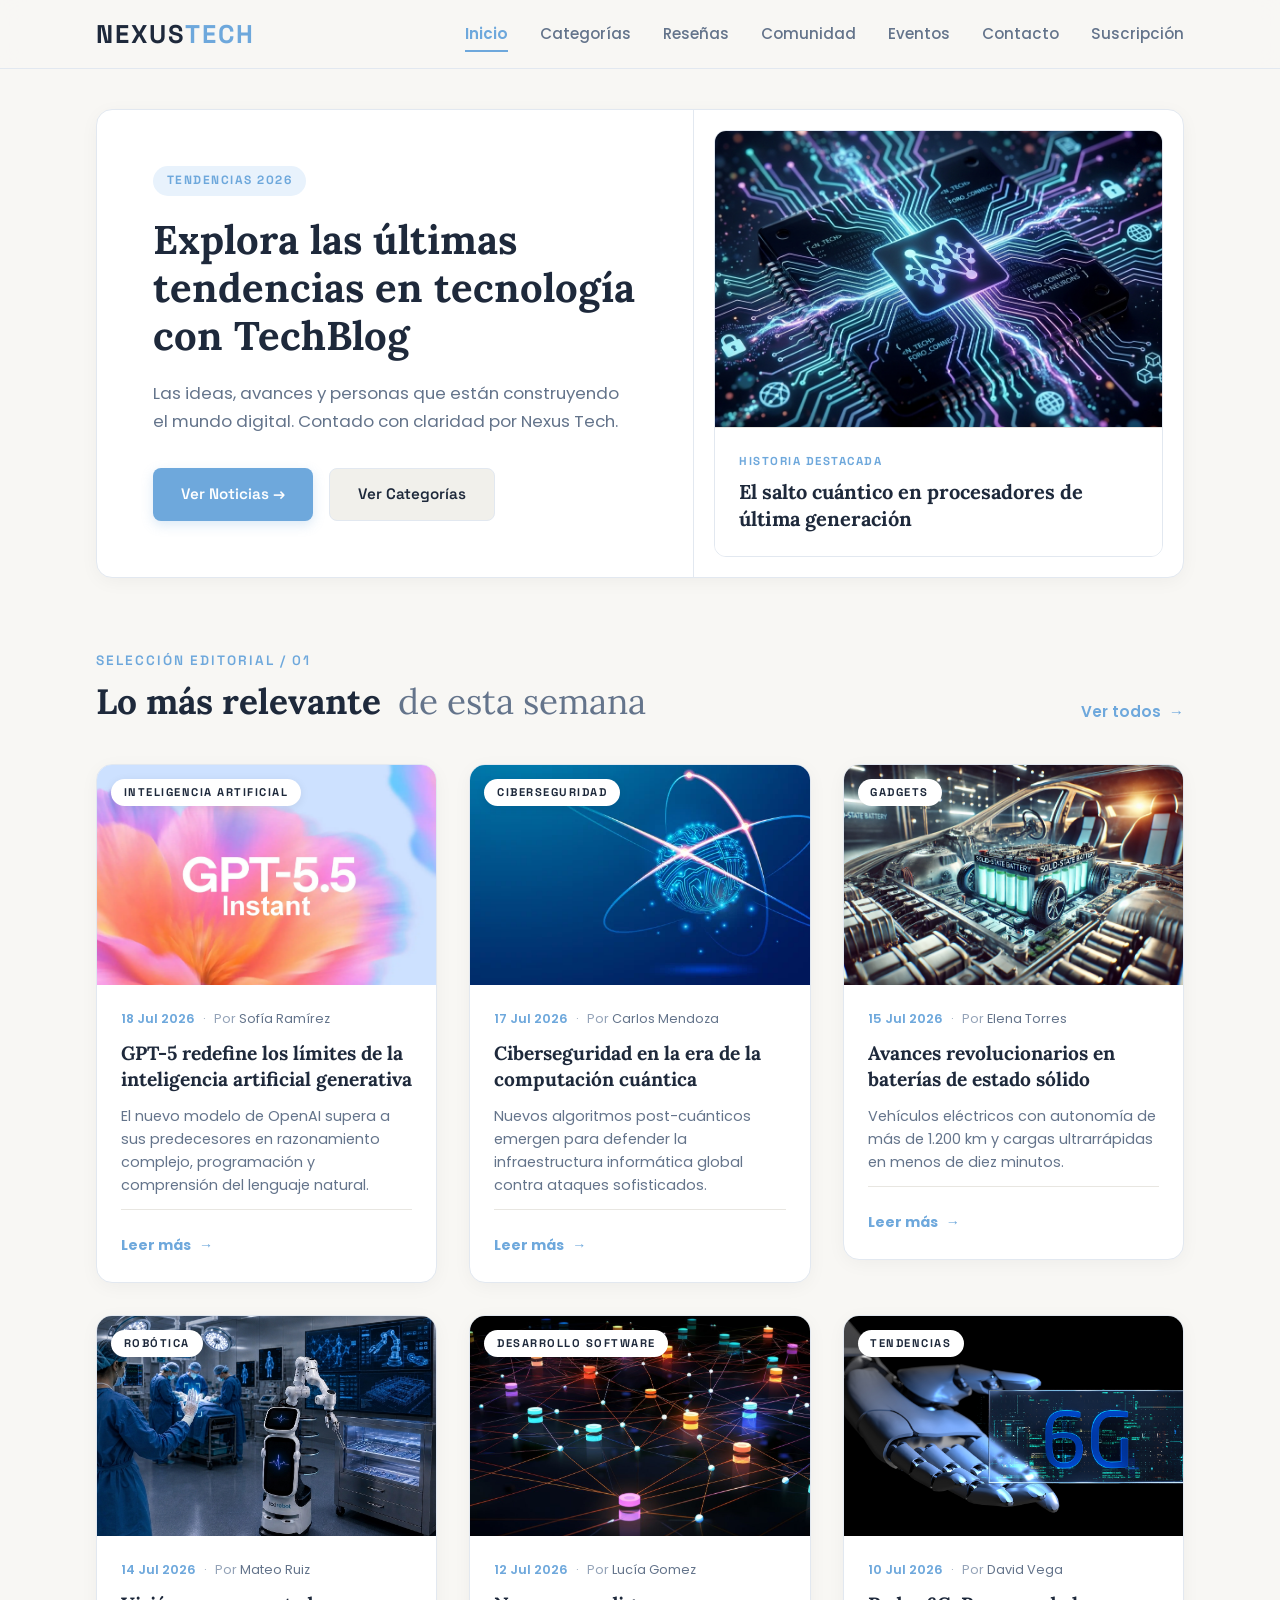
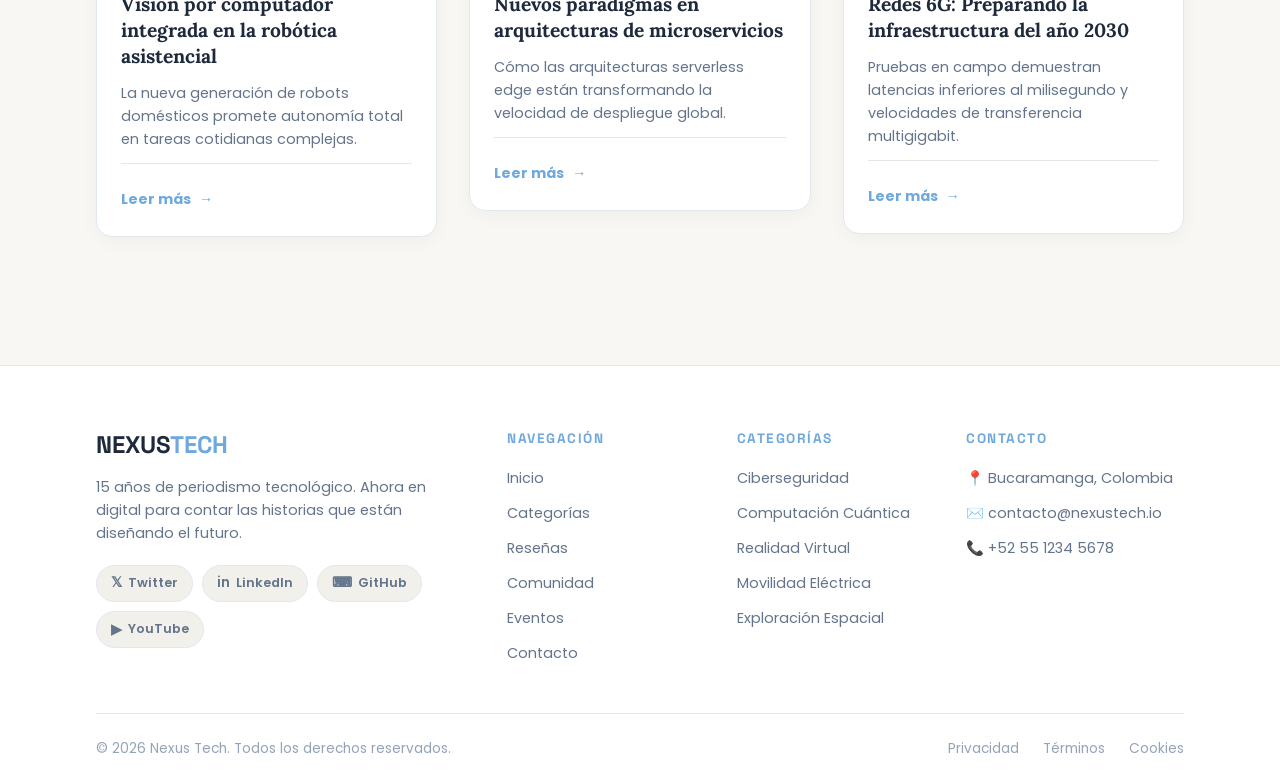
<file: index.html>
<!DOCTYPE html>
<html lang="es">

<head>
    <meta charset="UTF-8">
    <meta name="viewport" content="width=device-width, initial-scale=1.0">
    <meta name="description" content="TechBlog - Las últimas tendencias en tecnología, desarrollo y gadgets.">
    <link rel="stylesheet" href="css/main.css">
    <link rel="stylesheet" href="css/style.css">
    <title>Nexus Tech | Inicio</title>
</head>

<body>
    <header class="main-header">
        <div class="main-header__container">
            <div class="logo">
                <a href="index.html" class="logo__link">
                    <h1 class="logo__title">NEXUS<span class="logo__title--accent">TECH</span></h1>
                </a>
            </div>

            <input type="checkbox" id="menu-toggle" class="main-header__checkbox">
            <label for="menu-toggle" class="main-header__toggle" aria-label="Abrir menú">
                <span></span>
                <span></span>
                <span></span>
            </label>

            <nav class="navbar">
                <ul class="navbar__list">
                    <li class="navbar__item">
                        <a href="index.html" class="navbar__link navbar__link--active">Inicio</a>
                    </li>
                    <li class="navbar__item">
                        <a href="pages/categorias.html" class="navbar__link">Categorías</a>
                    </li>
                    <li class="navbar__item">
                        <a href="pages/resenas.html" class="navbar__link">Reseñas</a>
                    </li>
                    <li class="navbar__item">
                        <a href="pages/comunidad.html" class="navbar__link">Comunidad</a>
                    </li>
                    <li class="navbar__item">
                        <a href="pages/eventos.html" class="navbar__link">Eventos</a>
                    </li>
                    <li class="navbar__item">
                        <a href="pages/contacto.html" class="navbar__link">Contacto</a>
                    </li>
                    <li class="navbar__item">
                        <a href="pages/landing.html" class="navbar__link">Suscripción</a>
                    </li>
                </ul>
            </nav>
        </div>
    </header>

    <main>
        <!-------- Seccion del banner --------->
        <section class="hero-section">
            <div class="banner">
                <div class="banner__firstSection">
                    <span class="banner__badge">TENDENCIAS 2026</span>
                    <h1 class="banner__title">Explora las últimas tendencias en tecnología con TechBlog</h1>
                    <p class="banner__description">Las ideas, avances y personas que están construyendo el mundo
                        digital. Contado con claridad por Nexus Tech.</p>
                    <div class="banner__buttons">
                        <a href="pages/categorias.html" class="banner__btn banner__btn--primary">Ver Noticias →</a>
                        <a href="pages/categorias.html" class="banner__btn banner__btn--secondary">Ver Categorías</a>
                    </div>
                </div>
                <div class="banner__secondSection">
                    <div class="secondSection_card">
                        <picture>
                            <img src="assets/img/Banner-img.png" alt="Noticia destacada" class="secondSection__img">
                        </picture>
                        <div class="secondSection__content">
                            <span class="secondSection__tag">HISTORIA DESTACADA</span>
                            <h2 class="secondSection__title">El salto cuántico en procesadores de última generación</h2>
                        </div>
                    </div>
                </div>
            </div>
        </section>

        <!-------- Seccion de articulos destacados --------->
        <section class="featured-section">
            <div class="articles-section">
                <div class="section-header">
                    <p class="section-header__subtitle">Selección editorial / 01</p>
                    <div class="section-header__title-group">
                        <h2 class="section-header__title">Lo más relevante <span class="section-header__title--light">de
                                esta semana</span></h2>
                        <a href="pages/categorias.html" class="section-header__link">
                            Ver todos <span class="section-header__arrow">→</span>
                        </a>
                    </div>
                </div>

                <div class="grid-cards">
                    <!-- Tarjeta 1 (Expandible) -->
                    <article class="grid-cards__card">
                        <picture class="grid-cards__picture">
                            <span class="grid-cards__badge">Inteligencia Artificial</span>
                            <img src="assets/img/gpt5.webp" alt="Noticia destacada" class="grid-cards__img">
                        </picture>
                        <div class="grid-cards__info">
                            <div class="grid-cards__header">
                                <p class="grid-cards__fecha">18 Jul 2026</p>
                                <span class="grid-cards__divider">·</span>
                                <p class="grid-cards__autor">Por <span class="grid-cards__autor--light">Sofía
                                        Ramírez</span></p>
                            </div>
                            <h3 class="grid-cards__title">GPT-5 redefine los límites de la inteligencia artificial
                                generativa</h3>
                            <p class="grid-cards_description">El nuevo modelo de OpenAI supera a sus predecesores en
                                razonamiento complejo, programación y comprensión del lenguaje natural.</p>

                            <details class="grid-cards__details">
                                <summary class="grid-cards__link">
                                    <span class="grid-cards__link-text">Leer más</span>
                                    <span class="section-header__arrow">→</span>
                                </summary>
                                <div class="grid-cards__expandable-content">
                                    <p class="grid-cards__expandable-text">
                                        <strong>Puntos clave del reporte:</strong><br>
                                        • Arquitectura multimodal avanzada con razonamiento lógico paso a paso.<br>
                                        • Reducción del 40% en consumo de cómputo durante tareas complejas.<br>
                                        • Integración nativa para la generación de código y pruebas de software.
                                    </p>
                                </div>
                            </details>
                        </div>
                    </article>

                    <!-- Tarjeta 2 (Expandible) -->
                    <article class="grid-cards__card">
                        <picture class="grid-cards__picture">
                            <span class="grid-cards__badge">Ciberseguridad</span>
                            <img src="assets/img/ciberseguridad.webp" alt="Noticia destacada" class="grid-cards__img">
                        </picture>
                        <div class="grid-cards__info">
                            <div class="grid-cards__header">
                                <p class="grid-cards__fecha">17 Jul 2026</p>
                                <span class="grid-cards__divider">·</span>
                                <p class="grid-cards__autor">Por <span class="grid-cards__autor--light">Carlos
                                        Mendoza</span></p>
                            </div>
                            <h3 class="grid-cards__title">Ciberseguridad en la era de la computación cuántica</h3>
                            <p class="grid-cards_description">Nuevos algoritmos post-cuánticos emergen para defender la
                                infraestructura informática global contra ataques sofisticados.</p>

                            <details class="grid-cards__details">
                                <summary class="grid-cards__link">
                                    <span class="grid-cards__link-text">Leer más</span>
                                    <span class="section-header__arrow">→</span>
                                </summary>
                                <div class="grid-cards__expandable-content">
                                    <p class="grid-cards__expandable-text">
                                        <strong>Detalles del análisis:</strong><br>
                                        • Nuevos estándares de encriptación post-cuántica aprobados por el NIST.<br>
                                        • Algoritmos basados en retículos que resisten la descomposición cuántica.<br>
                                        • Recomendaciones clave para la infraestructura bancaria global.
                                    </p>
                                </div>
                            </details>
                        </div>
                    </article>

                    <!-- Tarjeta 3 (Expandible) -->
                    <article class="grid-cards__card">
                        <picture class="grid-cards__picture">
                            <span class="grid-cards__badge">Gadgets</span>
                            <img src="assets/img/baterias.webp" alt="Noticia destacada" class="grid-cards__img">
                        </picture>
                        <div class="grid-cards__info">
                            <div class="grid-cards__header">
                                <p class="grid-cards__fecha">15 Jul 2026</p>
                                <span class="grid-cards__divider">·</span>
                                <p class="grid-cards__autor">Por <span class="grid-cards__autor--light">Elena
                                        Torres</span></p>
                            </div>
                            <h3 class="grid-cards__title">Avances revolucionarios en baterías de estado sólido</h3>
                            <p class="grid-cards_description">Vehículos eléctricos con autonomía de más de 1.200 km y
                                cargas ultrarrápidas en menos de diez minutos.</p>

                            <details class="grid-cards__details">
                                <summary class="grid-cards__link">
                                    <span class="grid-cards__link-text">Leer más</span>
                                    <span class="section-header__arrow">→</span>
                                </summary>
                                <div class="grid-cards__expandable-content">
                                    <p class="grid-cards__expandable-text">
                                        <strong>Especificaciones técnicas:</strong><br>
                                        • Densidad de energía que alcanza los 500 Wh/kg sin degradación acelerada.<br>
                                        • Eliminación de electrolitos líquidos inflamables para máxima seguridad.<br>
                                        • Carga ultrarrápida del 10% al 80% en solo 8 minutos.
                                    </p>
                                </div>
                            </details>
                        </div>
                    </article>

                    <!-- Tarjeta 4 (Expandible) -->
                    <article class="grid-cards__card">
                        <picture class="grid-cards__picture">
                            <span class="grid-cards__badge">Robótica</span>
                            <img src="assets/img/vision-integral.png" alt="Noticia destacada" class="grid-cards__img">
                        </picture>
                        <div class="grid-cards__info">
                            <div class="grid-cards__header">
                                <p class="grid-cards__fecha">14 Jul 2026</p>
                                <span class="grid-cards__divider">·</span>
                                <p class="grid-cards__autor">Por <span class="grid-cards__autor--light">Mateo
                                        Ruiz</span></p>
                            </div>
                            <h3 class="grid-cards__title">Visión por computador integrada en la robótica asistencial
                            </h3>
                            <p class="grid-cards_description">La nueva generación de robots domésticos promete autonomía
                                total en tareas cotidianas complejas.</p>

                            <details class="grid-cards__details">
                                <summary class="grid-cards__link">
                                    <span class="grid-cards__link-text">Leer más</span>
                                    <span class="section-header__arrow">→</span>
                                </summary>
                                <div class="grid-cards__expandable-content">
                                    <p class="grid-cards__expandable-text">
                                        <strong>Innovaciones destacadas:</strong><br>
                                        • Mapeo 3D ambiental en tiempo real mediante sensores LiDAR miniaturizados.<br>
                                        • Algoritmos de navegación segura ante obstáculos dinámicos en interiores.<br>
                                        • Interacción por lenguaje natural con asistentes de cuidado personal.
                                    </p>
                                </div>
                            </details>
                        </div>
                    </article>

                    <!-- Tarjeta 5 (Expandible) -->
                    <article class="grid-cards__card">
                        <picture class="grid-cards__picture">
                            <span class="grid-cards__badge">Desarrollo Software</span>
                            <img src="assets/img/paradigmas.jpg" alt="Noticia destacada" class="grid-cards__img">
                        </picture>
                        <div class="grid-cards__info">
                            <div class="grid-cards__header">
                                <p class="grid-cards__fecha">12 Jul 2026</p>
                                <span class="grid-cards__divider">·</span>
                                <p class="grid-cards__autor">Por <span class="grid-cards__autor--light">Lucía
                                        Gomez</span></p>
                            </div>
                            <h3 class="grid-cards__title">Nuevos paradigmas en arquitecturas de microservicios</h3>
                            <p class="grid-cards_description">Cómo las arquitecturas serverless edge están transformando
                                la velocidad de despliegue global.</p>

                            <details class="grid-cards__details">
                                <summary class="grid-cards__link">
                                    <span class="grid-cards__link-text">Leer más</span>
                                    <span class="section-header__arrow">→</span>
                                </summary>
                                <div class="grid-cards__expandable-content">
                                    <p class="grid-cards__expandable-text">
                                        <strong>Aspectos fundamentales:</strong><br>
                                        • Despliegue en el borde (Edge Computing) con tiempos de respuesta bajo
                                        10ms.<br>
                                        • Orquestación ligera mediante contenedores Wasm sin sobrecarga de SO.<br>
                                        • Escalado horizontal inteligente basado en patrones de tráfico en vivo.
                                    </p>
                                </div>
                            </details>
                        </div>
                    </article>

                    <!-- Tarjeta 6 (Expandible) -->
                    <article class="grid-cards__card">
                        <picture class="grid-cards__picture">
                            <span class="grid-cards__badge">Tendencias</span>
                            <img src="assets/img/6g.jpg" alt="Noticia destacada" class="grid-cards__img">
                        </picture>
                        <div class="grid-cards__info">
                            <div class="grid-cards__header">
                                <p class="grid-cards__fecha">10 Jul 2026</p>
                                <span class="grid-cards__divider">·</span>
                                <p class="grid-cards__autor">Por <span class="grid-cards__autor--light">David
                                        Vega</span></p>
                            </div>
                            <h3 class="grid-cards__title">Redes 6G: Preparando la infraestructura del año 2030</h3>
                            <p class="grid-cards_description">Pruebas en campo demuestran latencias inferiores al
                                milisegundo y velocidades de transferencia multigigabit.</p>

                            <details class="grid-cards__details">
                                <summary class="grid-cards__link">
                                    <span class="grid-cards__link-text">Leer más</span>
                                    <span class="section-header__arrow">→</span>
                                </summary>
                                <div class="grid-cards__expandable-content">
                                    <p class="grid-cards__expandable-text">
                                        <strong>Proyecciones del estándar:</strong><br>
                                        • Velocidades teóricas de transferencia de hasta 1 Terabit por segundo.<br>
                                        • Latencia casi nula (< 0.1ms) indispensable para cirugía remota.<br>
                                            • Cobertura tridimensional incorporando satélites de órbita baja.
                                    </p>
                                </div>
                            </details>
                        </div>
                    </article>
                </div>
            </div>
        </section>
    </main>

    <footer class="main-footer">
        <div class="footer-grid">
            <div class="footer-grid__section-one">
                <h2 class="footer-grid__brand">NEXUS<span class="footer-grid__brand--accent">TECH</span></h2>
                <p class="footer-grid__description">15 años de periodismo tecnológico. Ahora en digital para contar las
                    historias que están diseñando el futuro.</p>
                <div class="footer-socials">
                    <a href="#" class="footer-socials__link" aria-label="Twitter">
                        <span class="footer-socials__icon">𝕏</span>
                        <span class="footer-socials__name">Twitter</span>
                    </a>
                    <a href="#" class="footer-socials__link" aria-label="LinkedIn">
                        <span class="footer-socials__icon">in</span>
                        <span class="footer-socials__name">LinkedIn</span>
                    </a>
                    <a href="#" class="footer-socials__link" aria-label="GitHub">
                        <span class="footer-socials__icon">⌨</span>
                        <span class="footer-socials__name">GitHub</span>
                    </a>
                    <a href="#" class="footer-socials__link" aria-label="YouTube">
                        <span class="footer-socials__icon">▶</span>
                        <span class="footer-socials__name">YouTube</span>
                    </a>
                </div>
            </div>
            <div class="footer-grid__section-list">
                <h4 class="footer-grid__title">NAVEGACIÓN</h4>
                <a href="index.html" class="footer-grid__link">Inicio</a>
                <a href="pages/categorias.html" class="footer-grid__link">Categorías</a>
                <a href="pages/resenas.html" class="footer-grid__link">Reseñas</a>
                <a href="pages/comunidad.html" class="footer-grid__link">Comunidad</a>
                <a href="pages/eventos.html" class="footer-grid__link">Eventos</a>
                <a href="pages/contacto.html" class="footer-grid__link">Contacto</a>
            </div>
            <div class="footer-grid__section-list">
                <h4 class="footer-grid__title">CATEGORÍAS</h4>
                <a href="pages/categorias.html" class="footer-grid__link">Ciberseguridad</a>
                <a href="pages/categorias.html" class="footer-grid__link">Computación Cuántica</a>
                <a href="pages/categorias.html" class="footer-grid__link">Realidad Virtual</a>
                <a href="pages/categorias.html" class="footer-grid__link">Movilidad Eléctrica</a>
                <a href="pages/categorias.html" class="footer-grid__link">Exploración Espacial</a>
            </div>
            <div class="footer-grid__section-list">
                <h4 class="footer-grid__title">CONTACTO</h4>
                <p class="footer-grid__info">📍 Bucaramanga, Colombia</p>
                <p class="footer-grid__info">✉️ contacto@nexustech.io</p>
                <p class="footer-grid__info">📞 +52 55 1234 5678</p>
            </div>
        </div>
        <div class="footer-bottom">
            <p>© 2026 Nexus Tech. Todos los derechos reservados.</p>
            <div class="footer-bottom__info">
                <a href="#" class="footer-bottom__link">Privacidad</a>
                <a href="#" class="footer-bottom__link">Términos</a>
                <a href="#" class="footer-bottom__link">Cookies</a>
            </div>
        </div>
    </footer>
</body>

</html>
</file>
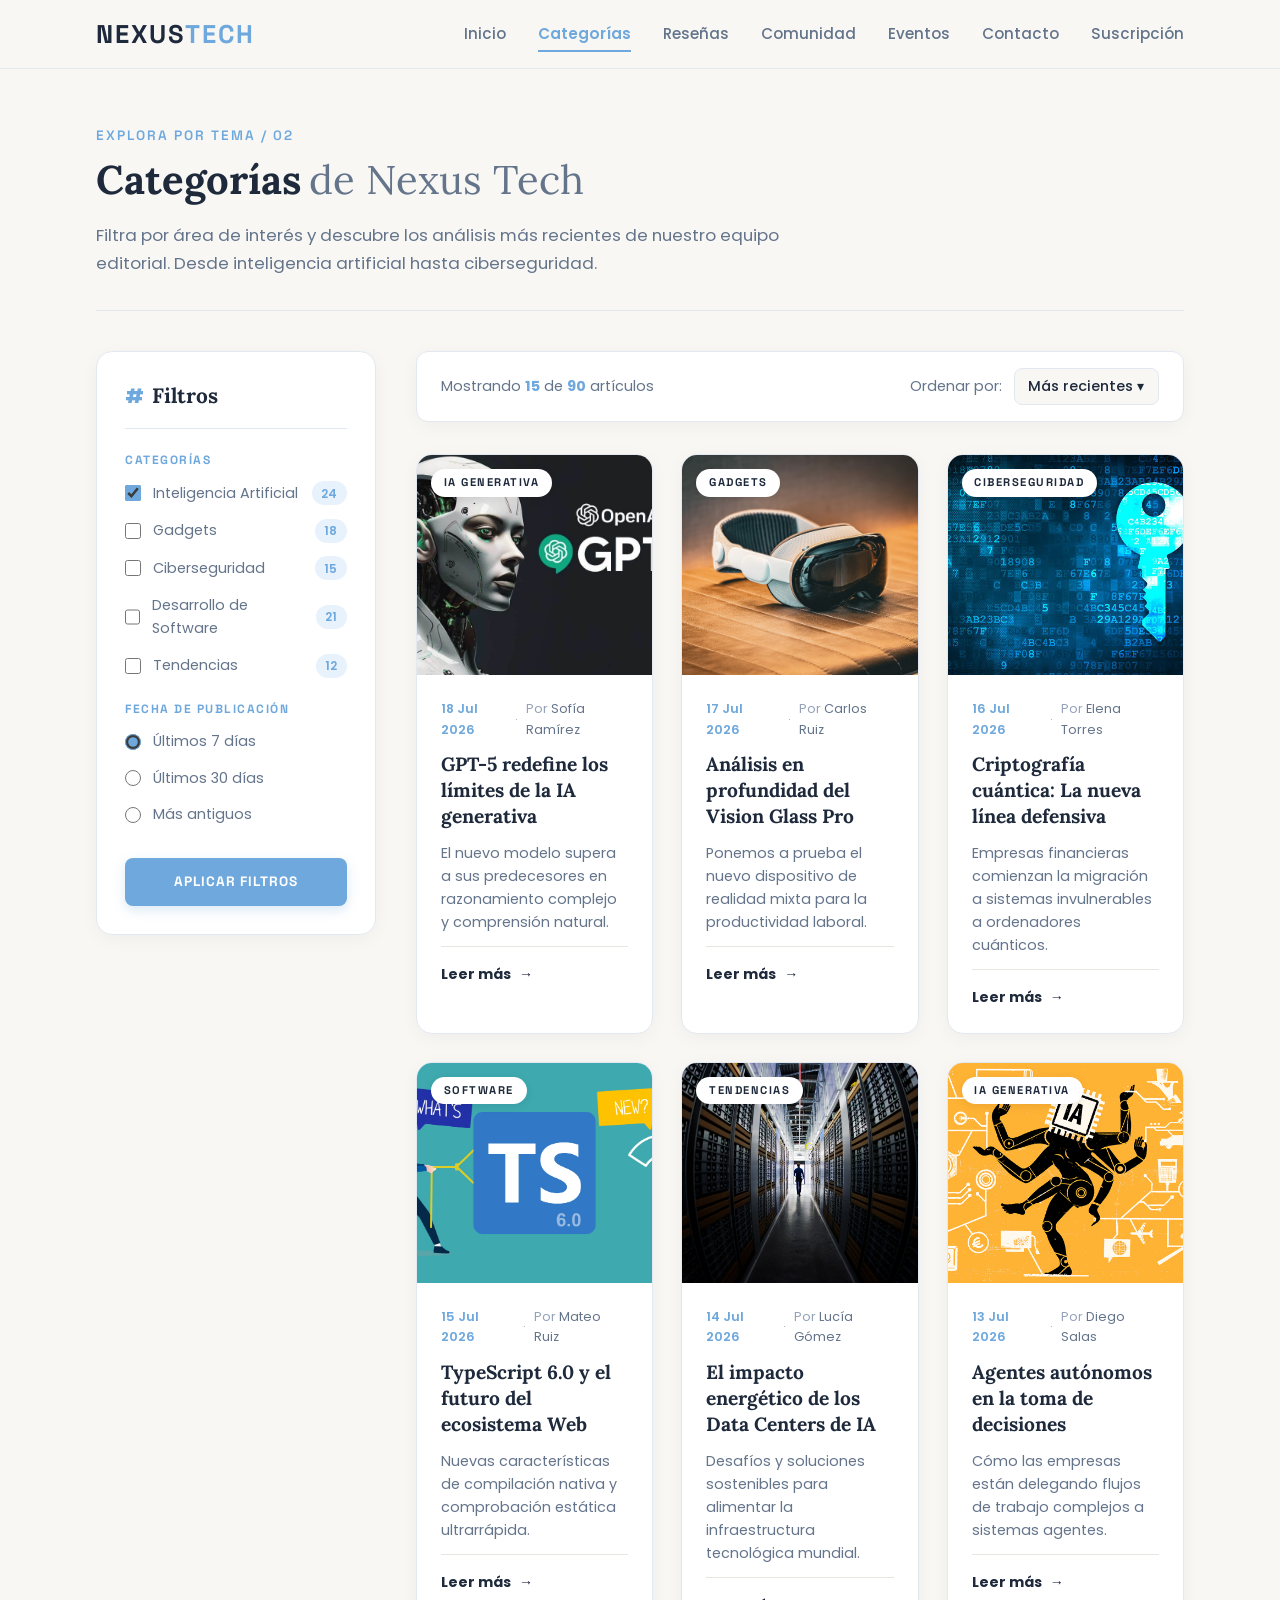
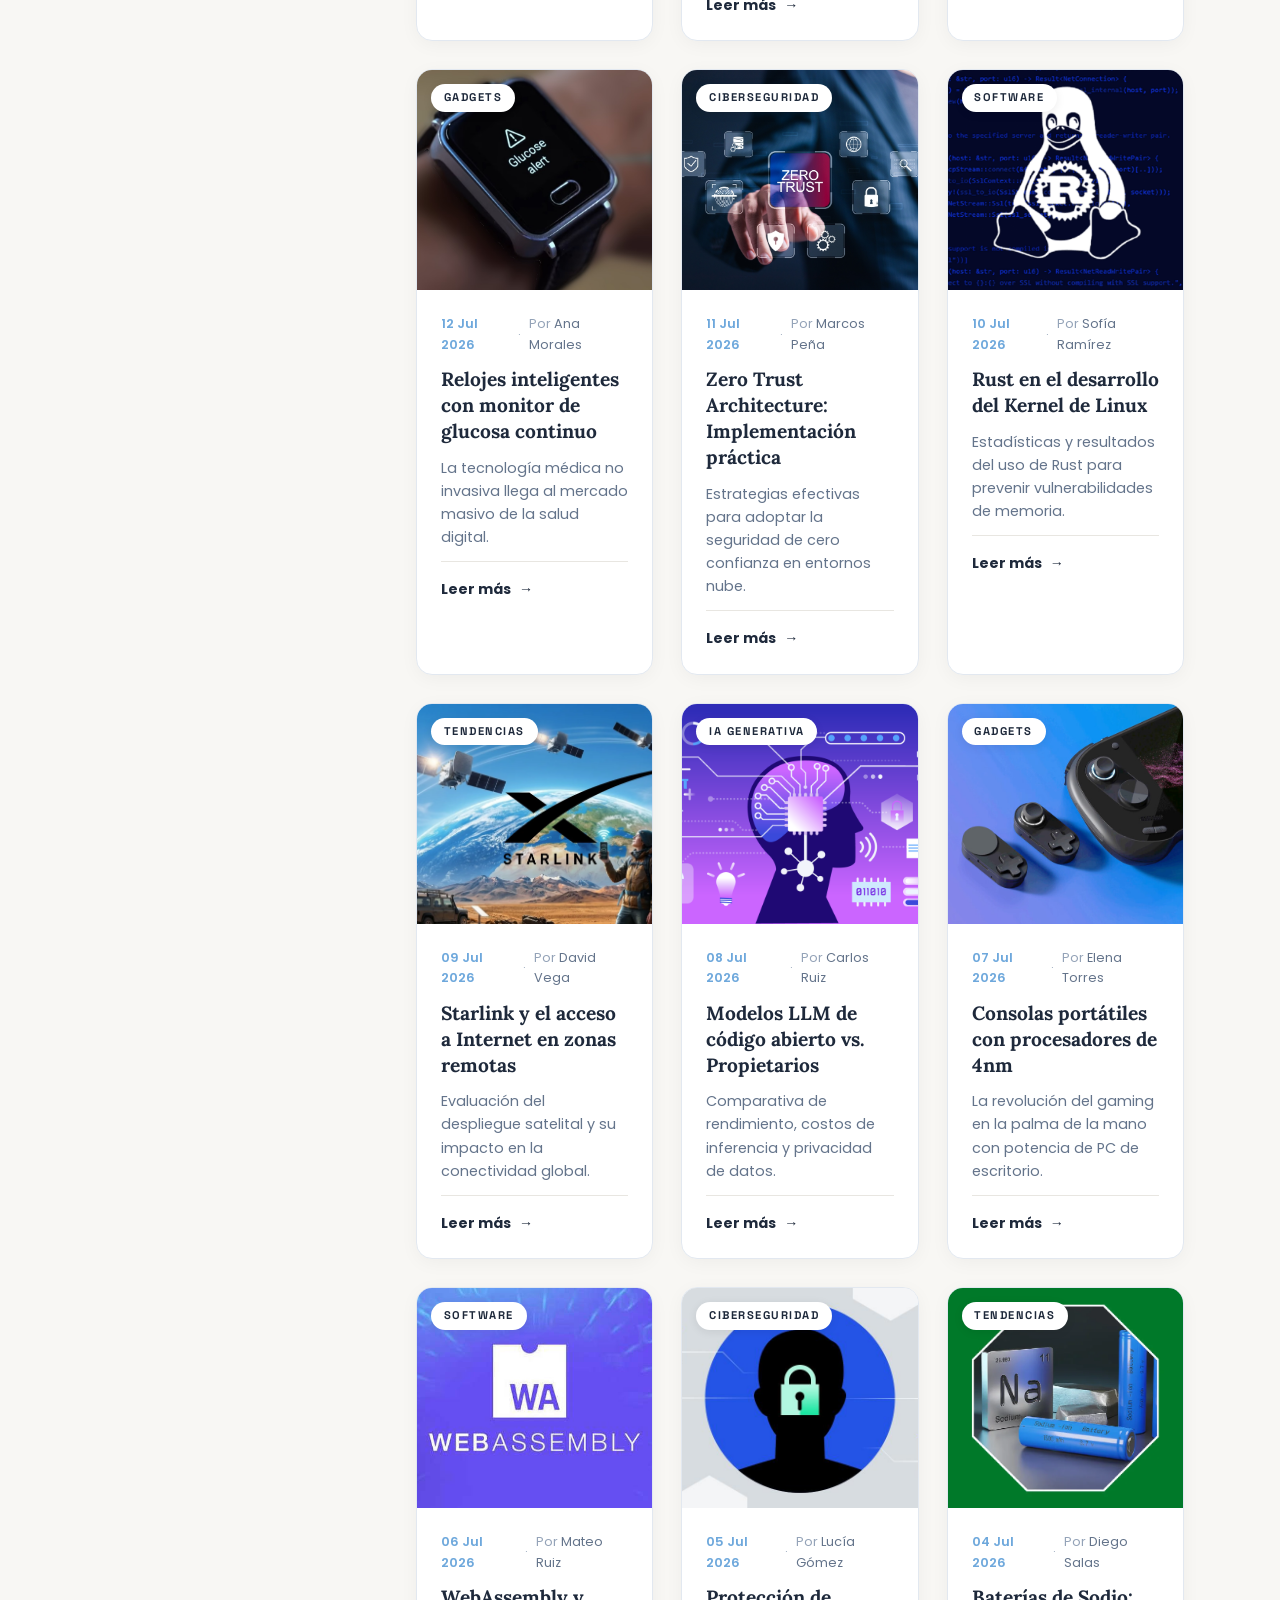
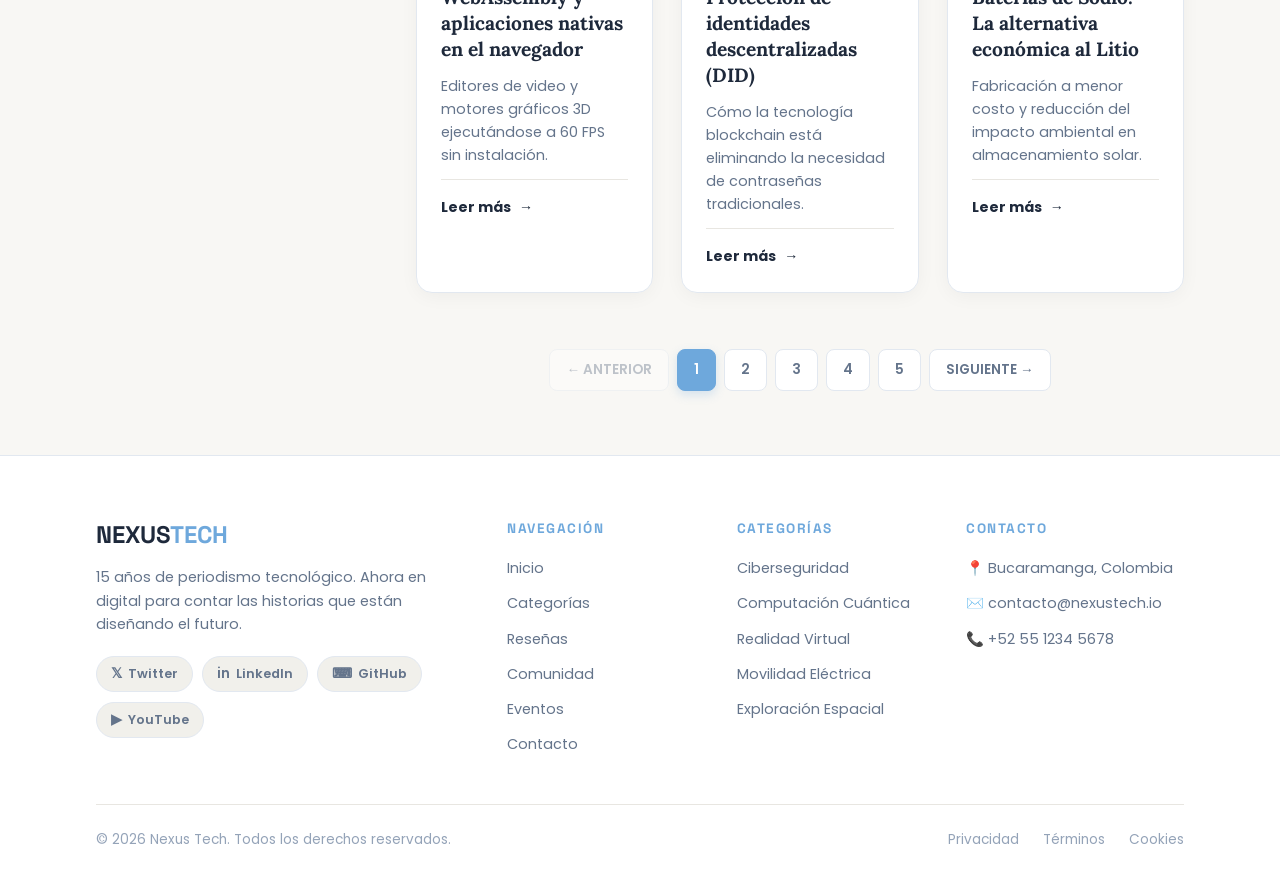
<file: pages/categorias.html>
<!DOCTYPE html>
<html lang="es">

<head>
    <meta charset="UTF-8">
    <meta name="viewport" content="width=device-width, initial-scale=1.0">
    <meta name="description"
        content="Categorías de artículos en Nexus Tech. Explora las últimas tendencias por área de interés.">
    <link rel="stylesheet" href="../css/main.css">
    <link rel="stylesheet" href="../css/style.css">
    <link rel="stylesheet" href="../css/categorias.css">
    <title>Nexus Tech | Categorías</title>
</head>

<body>
    <header class="main-header">
        <div class="main-header__container">
            <div class="logo">
                <a href="../index.html" class="logo__link">
                    <h1 class="logo__title">NEXUS<span class="logo__title--accent">TECH</span></h1>
                </a>
            </div>

            <input type="checkbox" id="menu-toggle" class="main-header__checkbox">
            <label for="menu-toggle" class="main-header__toggle" aria-label="Abrir menú">
                <span></span>
                <span></span>
                <span></span>
            </label>

            <nav class="navbar">
                <ul class="navbar__list">
                    <li class="navbar__item">
                        <a href="../index.html" class="navbar__link">Inicio</a>
                    </li>
                    <li class="navbar__item">
                        <a href="categorias.html" class="navbar__link navbar__link--active">Categorías</a>
                    </li>
                    <li class="navbar__item">
                        <a href="resenas.html" class="navbar__link">Reseñas</a>
                    </li>
                    <li class="navbar__item">
                        <a href="comunidad.html" class="navbar__link">Comunidad</a>
                    </li>
                    <li class="navbar__item">
                        <a href="eventos.html" class="navbar__link">Eventos</a>
                    </li>
                    <li class="navbar__item">
                        <a href="contacto.html" class="navbar__link">Contacto</a>
                    </li>
                    <li class="navbar__item">
                        <a href="landing.html" class="navbar__link">Suscripción</a>
                    </li>
                </ul>
            </nav>
        </div>
    </header>

    <main>
        <!-------- Seccion del title header --------->
        <section>
            <div class="header-titles">
                <p class="header-titles__subtitle">Explora por tema / 02</p>
                <h1 class="header-titles__title">Categorías <span class="header-titles__title-light">de Nexus
                        Tech</span></h1>
                <p class="header-titles__description">Filtra por área de interés y descubre los análisis más recientes
                    de nuestro equipo editorial. Desde inteligencia artificial hasta ciberseguridad.</p>
            </div>
        </section>

        <!-------- Aside y articulos Grid --------->
        <div class="main-layout">
            <aside class="filter-sidebar">
                <div class="filter-sidebar__header">
                    <span class="filter-sidebar__icono-title">#</span>
                    <h2 class="filter-sidebar__title">Filtros</h2>
                </div>

                <div class="filter-sidebar__group">
                    <h3 class="filter-sidebar__title-categories">CATEGORÍAS</h3>
                    <div class="filter-option">
                        <input type="checkbox" id="ia" name="category" value="ia" checked>
                        <label for="ia" class="filter-option__label">Inteligencia Artificial</label>
                        <span class="badge">24</span>
                    </div>

                    <div class="filter-option">
                        <input type="checkbox" id="gadgets" name="category" value="gadgets">
                        <label for="gadgets" class="filter-option__label">Gadgets</label>
                        <span class="badge">18</span>
                    </div>

                    <div class="filter-option">
                        <input type="checkbox" id="ciberseguridad" name="category" value="ciberseguridad">
                        <label for="ciberseguridad" class="filter-option__label">Ciberseguridad</label>
                        <span class="badge">15</span>
                    </div>

                    <div class="filter-option">
                        <input type="checkbox" id="software" name="category" value="software">
                        <label for="software" class="filter-option__label">Desarrollo de Software</label>
                        <span class="badge">21</span>
                    </div>

                    <div class="filter-option">
                        <input type="checkbox" id="tendencias" name="category" value="tendencias">
                        <label for="tendencias" class="filter-option__label">Tendencias</label>
                        <span class="badge">12</span>
                    </div>
                </div>

                <div class="filter-sidebar__group">
                    <h3 class="filter-sidebar__title-categories">Fecha de publicación</h3>
                    <div class="filter-option">
                        <input type="radio" id="7dias" name="date_filter" value="7dias" checked>
                        <label for="7dias" class="filter-option__label">Últimos 7 días</label>
                    </div>

                    <div class="filter-option">
                        <input type="radio" id="30dias" name="date_filter" value="30dias">
                        <label for="30dias" class="filter-option__label">Últimos 30 días</label>
                    </div>

                    <div class="filter-option">
                        <input type="radio" id="antiguos" name="date_filter" value="antiguos">
                        <label for="antiguos" class="filter-option__label">Más antiguos</label>
                    </div>
                </div>

                <button type="button" class="filter-sidebar__button">APLICAR FILTROS</button>
            </aside>

            <div class="section-cards">
                <div class="section-cards__header">
                    <div class="section-cards__section-left">
                        <p class="cards__header-title">Mostrando <span class="cards__header-title-light">15</span> de
                            <span class="cards__header-title-light">90</span> artículos
                        </p>
                    </div>
                    <div class="section-cards__section-right">
                        <span>Ordenar por:</span>
                        <span class="section-right__box">Más recientes ▾</span>
                    </div>
                </div>

                <div class="all-articles-grid">
                    <!-- 15 tarjetas organizadas en cuadrícula de 3 columnas -->
                    <!-- Card 1 -->
                    <article class="grid-cards__card">
                        <picture class="grid-cards__picture">
                            <span class="grid-cards__badge">IA Generativa</span>
                            <img src="../assets/img/gpt5.jpeg" alt="Noticia de IA" class="grid-cards__img">
                        </picture>
                        <div class="grid-cards__info">
                            <div class="grid-cards__header">
                                <span class="grid-cards__fecha">18 Jul 2026</span>
                                <span>·</span>
                                <span class="grid-cards__autor">Por <span class="grid-cards__autor--light">Sofía
                                        Ramírez</span></span>
                            </div>
                            <h3 class="grid-cards__title">GPT-5 redefine los límites de la IA generativa</h3>
                            <p class="grid-cards_description">El nuevo modelo supera a sus predecesores en razonamiento
                                complejo y comprensión natural.</p>
                            <a href="#" class="grid-cards__link">Leer más <span
                                    class="section-header__arrow">→</span></a>
                        </div>
                    </article>

                    <!-- Card 2 -->
                    <article class="grid-cards__card">
                        <picture class="grid-cards__picture">
                            <span class="grid-cards__badge">Gadgets</span>
                            <img src="../assets/img/vision-pro.jpeg" alt="Noticia Gadgets" class="grid-cards__img">
                        </picture>
                        <div class="grid-cards__info">
                            <div class="grid-cards__header">
                                <span class="grid-cards__fecha">17 Jul 2026</span>
                                <span>·</span>
                                <span class="grid-cards__autor">Por <span class="grid-cards__autor--light">Carlos
                                        Ruiz</span></span>
                            </div>
                            <h3 class="grid-cards__title">Análisis en profundidad del Vision Glass Pro</h3>
                            <p class="grid-cards_description">Ponemos a prueba el nuevo dispositivo de realidad mixta
                                para la productividad laboral.</p>
                            <a href="#" class="grid-cards__link">Leer más <span
                                    class="section-header__arrow">→</span></a>
                        </div>
                    </article>

                    <!-- Card 3 -->
                    <article class="grid-cards__card">
                        <picture class="grid-cards__picture">
                            <span class="grid-cards__badge">Ciberseguridad</span>
                            <img src="../assets/img/criptografia.jpg" alt="Noticia Ciberseguridad"
                                class="grid-cards__img">
                        </picture>
                        <div class="grid-cards__info">
                            <div class="grid-cards__header">
                                <span class="grid-cards__fecha">16 Jul 2026</span>
                                <span>·</span>
                                <span class="grid-cards__autor">Por <span class="grid-cards__autor--light">Elena
                                        Torres</span></span>
                            </div>
                            <h3 class="grid-cards__title">Criptografía cuántica: La nueva línea defensiva</h3>
                            <p class="grid-cards_description">Empresas financieras comienzan la migración a sistemas
                                invulnerables a ordenadores cuánticos.</p>
                            <a href="#" class="grid-cards__link">Leer más <span
                                    class="section-header__arrow">→</span></a>
                        </div>
                    </article>

                    <!-- Card 4 -->
                    <article class="grid-cards__card">
                        <picture class="grid-cards__picture">
                            <span class="grid-cards__badge">Software</span>
                            <img src="../assets/img/typescript.png" alt="Desarrollo Software" class="grid-cards__img">
                        </picture>
                        <div class="grid-cards__info">
                            <div class="grid-cards__header">
                                <span class="grid-cards__fecha">15 Jul 2026</span>
                                <span>·</span>
                                <span class="grid-cards__autor">Por <span class="grid-cards__autor--light">Mateo
                                        Ruiz</span></span>
                            </div>
                            <h3 class="grid-cards__title">TypeScript 6.0 y el futuro del ecosistema Web</h3>
                            <p class="grid-cards_description">Nuevas características de compilación nativa y
                                comprobación estática ultrarrápida.</p>
                            <a href="#" class="grid-cards__link">Leer más <span
                                    class="section-header__arrow">→</span></a>
                        </div>
                    </article>

                    <!-- Card 5 -->
                    <article class="grid-cards__card">
                        <picture class="grid-cards__picture">
                            <span class="grid-cards__badge">Tendencias</span>
                            <img src="../assets/img/impacto-energetico.webp" alt="Tendencias Tech"
                                class="grid-cards__img">
                        </picture>
                        <div class="grid-cards__info">
                            <div class="grid-cards__header">
                                <span class="grid-cards__fecha">14 Jul 2026</span>
                                <span>·</span>
                                <span class="grid-cards__autor">Por <span class="grid-cards__autor--light">Lucía
                                        Gómez</span></span>
                            </div>
                            <h3 class="grid-cards__title">El impacto energético de los Data Centers de IA</h3>
                            <p class="grid-cards_description">Desafíos y soluciones sostenibles para alimentar la
                                infraestructura tecnológica mundial.</p>
                            <a href="#" class="grid-cards__link">Leer más <span
                                    class="section-header__arrow">→</span></a>
                        </div>
                    </article>

                    <!-- Card 6 -->
                    <article class="grid-cards__card">
                        <picture class="grid-cards__picture">
                            <span class="grid-cards__badge">IA Generativa</span>
                            <img src="../assets/img/agentes-autonomos.jpg" alt="Noticia IA" class="grid-cards__img">
                        </picture>
                        <div class="grid-cards__info">
                            <div class="grid-cards__header">
                                <span class="grid-cards__fecha">13 Jul 2026</span>
                                <span>·</span>
                                <span class="grid-cards__autor">Por <span class="grid-cards__autor--light">Diego
                                        Salas</span></span>
                            </div>
                            <h3 class="grid-cards__title">Agentes autónomos en la toma de decisiones</h3>
                            <p class="grid-cards_description">Cómo las empresas están delegando flujos de trabajo
                                complejos a sistemas agentes.</p>
                            <a href="#" class="grid-cards__link">Leer más <span
                                    class="section-header__arrow">→</span></a>
                        </div>
                    </article>

                    <!-- Card 7 -->
                    <article class="grid-cards__card">
                        <picture class="grid-cards__picture">
                            <span class="grid-cards__badge">Gadgets</span>
                            <img src="../assets/img/relojes-inteligentes.jpg" alt="Noticia Gadgets"
                                class="grid-cards__img">
                        </picture>
                        <div class="grid-cards__info">
                            <div class="grid-cards__header">
                                <span class="grid-cards__fecha">12 Jul 2026</span>
                                <span>·</span>
                                <span class="grid-cards__autor">Por <span class="grid-cards__autor--light">Ana
                                        Morales</span></span>
                            </div>
                            <h3 class="grid-cards__title">Relojes inteligentes con monitor de glucosa continuo</h3>
                            <p class="grid-cards_description">La tecnología médica no invasiva llega al mercado masivo
                                de la salud digital.</p>
                            <a href="#" class="grid-cards__link">Leer más <span
                                    class="section-header__arrow">→</span></a>
                        </div>
                    </article>

                    <!-- Card 8 -->
                    <article class="grid-cards__card">
                        <picture class="grid-cards__picture">
                            <span class="grid-cards__badge">Ciberseguridad</span>
                            <img src="../assets/img/zero-trust.webp" alt="Noticia Ciberseguridad"
                                class="grid-cards__img">
                        </picture>
                        <div class="grid-cards__info">
                            <div class="grid-cards__header">
                                <span class="grid-cards__fecha">11 Jul 2026</span>
                                <span>·</span>
                                <span class="grid-cards__autor">Por <span class="grid-cards__autor--light">Marcos
                                        Peña</span></span>
                            </div>
                            <h3 class="grid-cards__title">Zero Trust Architecture: Implementación práctica</h3>
                            <p class="grid-cards_description">Estrategias efectivas para adoptar la seguridad de cero
                                confianza en entornos nube.</p>
                            <a href="#" class="grid-cards__link">Leer más <span
                                    class="section-header__arrow">→</span></a>
                        </div>
                    </article>

                    <!-- Card 9 -->
                    <article class="grid-cards__card">
                        <picture class="grid-cards__picture">
                            <span class="grid-cards__badge">Software</span>
                            <img src="../assets/img/rust-kernel.png" alt="Desarrollo Software" class="grid-cards__img">
                        </picture>
                        <div class="grid-cards__info">
                            <div class="grid-cards__header">
                                <span class="grid-cards__fecha">10 Jul 2026</span>
                                <span>·</span>
                                <span class="grid-cards__autor">Por <span class="grid-cards__autor--light">Sofía
                                        Ramírez</span></span>
                            </div>
                            <h3 class="grid-cards__title">Rust en el desarrollo del Kernel de Linux</h3>
                            <p class="grid-cards_description">Estadísticas y resultados del uso de Rust para prevenir
                                vulnerabilidades de memoria.</p>
                            <a href="#" class="grid-cards__link">Leer más <span
                                    class="section-header__arrow">→</span></a>
                        </div>
                    </article>

                    <!-- Card 10 -->
                    <article class="grid-cards__card">
                        <picture class="grid-cards__picture">
                            <span class="grid-cards__badge">Tendencias</span>
                            <img src="../assets/img/star-link.webp" alt="Tendencias" class="grid-cards__img">
                        </picture>
                        <div class="grid-cards__info">
                            <div class="grid-cards__header">
                                <span class="grid-cards__fecha">09 Jul 2026</span>
                                <span>·</span>
                                <span class="grid-cards__autor">Por <span class="grid-cards__autor--light">David
                                        Vega</span></span>
                            </div>
                            <h3 class="grid-cards__title">Starlink y el acceso a Internet en zonas remotas</h3>
                            <p class="grid-cards_description">Evaluación del despliegue satelital y su impacto en la
                                conectividad global.</p>
                            <a href="#" class="grid-cards__link">Leer más <span
                                    class="section-header__arrow">→</span></a>
                        </div>
                    </article>

                    <!-- Card 11 -->
                    <article class="grid-cards__card">
                        <picture class="grid-cards__picture">
                            <span class="grid-cards__badge">IA Generativa</span>
                            <img src="../assets/img/codigo-abierto.webp" alt="IA" class="grid-cards__img">
                        </picture>
                        <div class="grid-cards__info">
                            <div class="grid-cards__header">
                                <span class="grid-cards__fecha">08 Jul 2026</span>
                                <span>·</span>
                                <span class="grid-cards__autor">Por <span class="grid-cards__autor--light">Carlos
                                        Ruiz</span></span>
                            </div>
                            <h3 class="grid-cards__title">Modelos LLM de código abierto vs. Propietarios</h3>
                            <p class="grid-cards_description">Comparativa de rendimiento, costos de inferencia y
                                privacidad de datos.</p>
                            <a href="#" class="grid-cards__link">Leer más <span
                                    class="section-header__arrow">→</span></a>
                        </div>
                    </article>

                    <!-- Card 12 -->
                    <article class="grid-cards__card">
                        <picture class="grid-cards__picture">
                            <span class="grid-cards__badge">Gadgets</span>
                            <img src="../assets/img/consolas-portatiles.jpeg" alt="Gadgets" class="grid-cards__img">
                        </picture>
                        <div class="grid-cards__info">
                            <div class="grid-cards__header">
                                <span class="grid-cards__fecha">07 Jul 2026</span>
                                <span>·</span>
                                <span class="grid-cards__autor">Por <span class="grid-cards__autor--light">Elena
                                        Torres</span></span>
                            </div>
                            <h3 class="grid-cards__title">Consolas portátiles con procesadores de 4nm</h3>
                            <p class="grid-cards_description">La revolución del gaming en la palma de la mano con
                                potencia de PC de escritorio.</p>
                            <a href="#" class="grid-cards__link">Leer más <span
                                    class="section-header__arrow">→</span></a>
                        </div>
                    </article>

                    <!-- Card 13 -->
                    <article class="grid-cards__card">
                        <picture class="grid-cards__picture">
                            <span class="grid-cards__badge">Software</span>
                            <img src="../assets/img/web-assembly.jpg" alt="Software" class="grid-cards__img">
                        </picture>
                        <div class="grid-cards__info">
                            <div class="grid-cards__header">
                                <span class="grid-cards__fecha">06 Jul 2026</span>
                                <span>·</span>
                                <span class="grid-cards__autor">Por <span class="grid-cards__autor--light">Mateo
                                        Ruiz</span></span>
                            </div>
                            <h3 class="grid-cards__title">WebAssembly y aplicaciones nativas en el navegador</h3>
                            <p class="grid-cards_description">Editores de video y motores gráficos 3D ejecutándose a 60
                                FPS sin instalación.</p>
                            <a href="#" class="grid-cards__link">Leer más <span
                                    class="section-header__arrow">→</span></a>
                        </div>
                    </article>

                    <!-- Card 14 -->
                    <article class="grid-cards__card">
                        <picture class="grid-cards__picture">
                            <span class="grid-cards__badge">Ciberseguridad</span>
                            <img src="../assets/img/identidad.jpg" alt="Ciberseguridad" class="grid-cards__img">
                        </picture>
                        <div class="grid-cards__info">
                            <div class="grid-cards__header">
                                <span class="grid-cards__fecha">05 Jul 2026</span>
                                <span>·</span>
                                <span class="grid-cards__autor">Por <span class="grid-cards__autor--light">Lucía
                                        Gómez</span></span>
                            </div>
                            <h3 class="grid-cards__title">Protección de identidades descentralizadas (DID)</h3>
                            <p class="grid-cards_description">Cómo la tecnología blockchain está eliminando la necesidad
                                de contraseñas tradicionales.</p>
                            <a href="#" class="grid-cards__link">Leer más <span
                                    class="section-header__arrow">→</span></a>
                        </div>
                    </article>

                    <!-- Card 15 -->
                    <article class="grid-cards__card">
                        <picture class="grid-cards__picture">
                            <span class="grid-cards__badge">Tendencias</span>
                            <img src="../assets/img/bateria-sodio.jpg" alt="Tendencias" class="grid-cards__img">
                        </picture>
                        <div class="grid-cards__info">
                            <div class="grid-cards__header">
                                <span class="grid-cards__fecha">04 Jul 2026</span>
                                <span>·</span>
                                <span class="grid-cards__autor">Por <span class="grid-cards__autor--light">Diego
                                        Salas</span></span>
                            </div>
                            <h3 class="grid-cards__title">Baterías de Sodio: La alternativa económica al Litio</h3>
                            <p class="grid-cards_description">Fabricación a menor costo y reducción del impacto
                                ambiental en almacenamiento solar.</p>
                            <a href="#" class="grid-cards__link">Leer más <span
                                    class="section-header__arrow">→</span></a>
                        </div>
                    </article>
                </div>

                <div aria-label="Paginación de artículos" class="pagination-wrapper">
                    <ul class="pagination">
                        <li>
                            <button class="page-btn page-prev" disabled>&larr; ANTERIOR</button>
                        </li>
                        <li>
                            <button class="page-btn active" aria-current="page">1</button>
                        </li>
                        <li>
                            <button class="page-btn">2</button>
                        </li>
                        <li>
                            <button class="page-btn">3</button>
                        </li>
                        <li>
                            <button class="page-btn">4</button>
                        </li>
                        <li>
                            <button class="page-btn">5</button>
                        </li>
                        <li>
                            <button class="page-btn page-next">SIGUIENTE &rarr;</button>
                        </li>
                    </ul>
                </div>
            </div>
        </div>
    </main>

    <footer class="main-footer">
        <div class="footer-grid">
            <div class="footer-grid__section-one">
                <h2 class="footer-grid__brand">NEXUS<span class="footer-grid__brand--accent">TECH</span></h2>
                <p class="footer-grid__description">15 años de periodismo tecnológico. Ahora en digital para contar las
                    historias que están diseñando el futuro.</p>
                <div class="footer-socials">
                    <a href="#" class="footer-socials__link" aria-label="Twitter">
                        <span class="footer-socials__icon">𝕏</span>
                        <span class="footer-socials__name">Twitter</span>
                    </a>
                    <a href="#" class="footer-socials__link" aria-label="LinkedIn">
                        <span class="footer-socials__icon">in</span>
                        <span class="footer-socials__name">LinkedIn</span>
                    </a>
                    <a href="#" class="footer-socials__link" aria-label="GitHub">
                        <span class="footer-socials__icon">⌨</span>
                        <span class="footer-socials__name">GitHub</span>
                    </a>
                    <a href="#" class="footer-socials__link" aria-label="YouTube">
                        <span class="footer-socials__icon">▶</span>
                        <span class="footer-socials__name">YouTube</span>
                    </a>
                </div>
            </div>
            <div class="footer-grid__section-list">
                <h4 class="footer-grid__title">NAVEGACIÓN</h4>
                <a href="../index.html" class="footer-grid__link">Inicio</a>
                <a href="categorias.html" class="footer-grid__link">Categorías</a>
                <a href="resenas.html" class="footer-grid__link">Reseñas</a>
                <a href="comunidad.html" class="footer-grid__link">Comunidad</a>
                <a href="eventos.html" class="footer-grid__link">Eventos</a>
                <a href="contacto.html" class="footer-grid__link">Contacto</a>
            </div>
            <div class="footer-grid__section-list">
                <h4 class="footer-grid__title">CATEGORÍAS</h4>
                <a href="categorias.html" class="footer-grid__link">Ciberseguridad</a>
                <a href="categorias.html" class="footer-grid__link">Computación Cuántica</a>
                <a href="categorias.html" class="footer-grid__link">Realidad Virtual</a>
                <a href="categorias.html" class="footer-grid__link">Movilidad Eléctrica</a>
                <a href="categorias.html" class="footer-grid__link">Exploración Espacial</a>
            </div>
            <div class="footer-grid__section-list">
                <h4 class="footer-grid__title">CONTACTO</h4>
                <p class="footer-grid__info">📍 Bucaramanga, Colombia</p>
                <p class="footer-grid__info">✉️ contacto@nexustech.io</p>
                <p class="footer-grid__info">📞 +52 55 1234 5678</p>
            </div>
        </div>
        <div class="footer-bottom">
            <p>© 2026 Nexus Tech. Todos los derechos reservados.</p>
            <div class="footer-bottom__info">
                <a href="#" class="footer-bottom__link">Privacidad</a>
                <a href="#" class="footer-bottom__link">Términos</a>
                <a href="#" class="footer-bottom__link">Cookies</a>
            </div>
        </div>
    </footer>
</body>

</html>
</file>
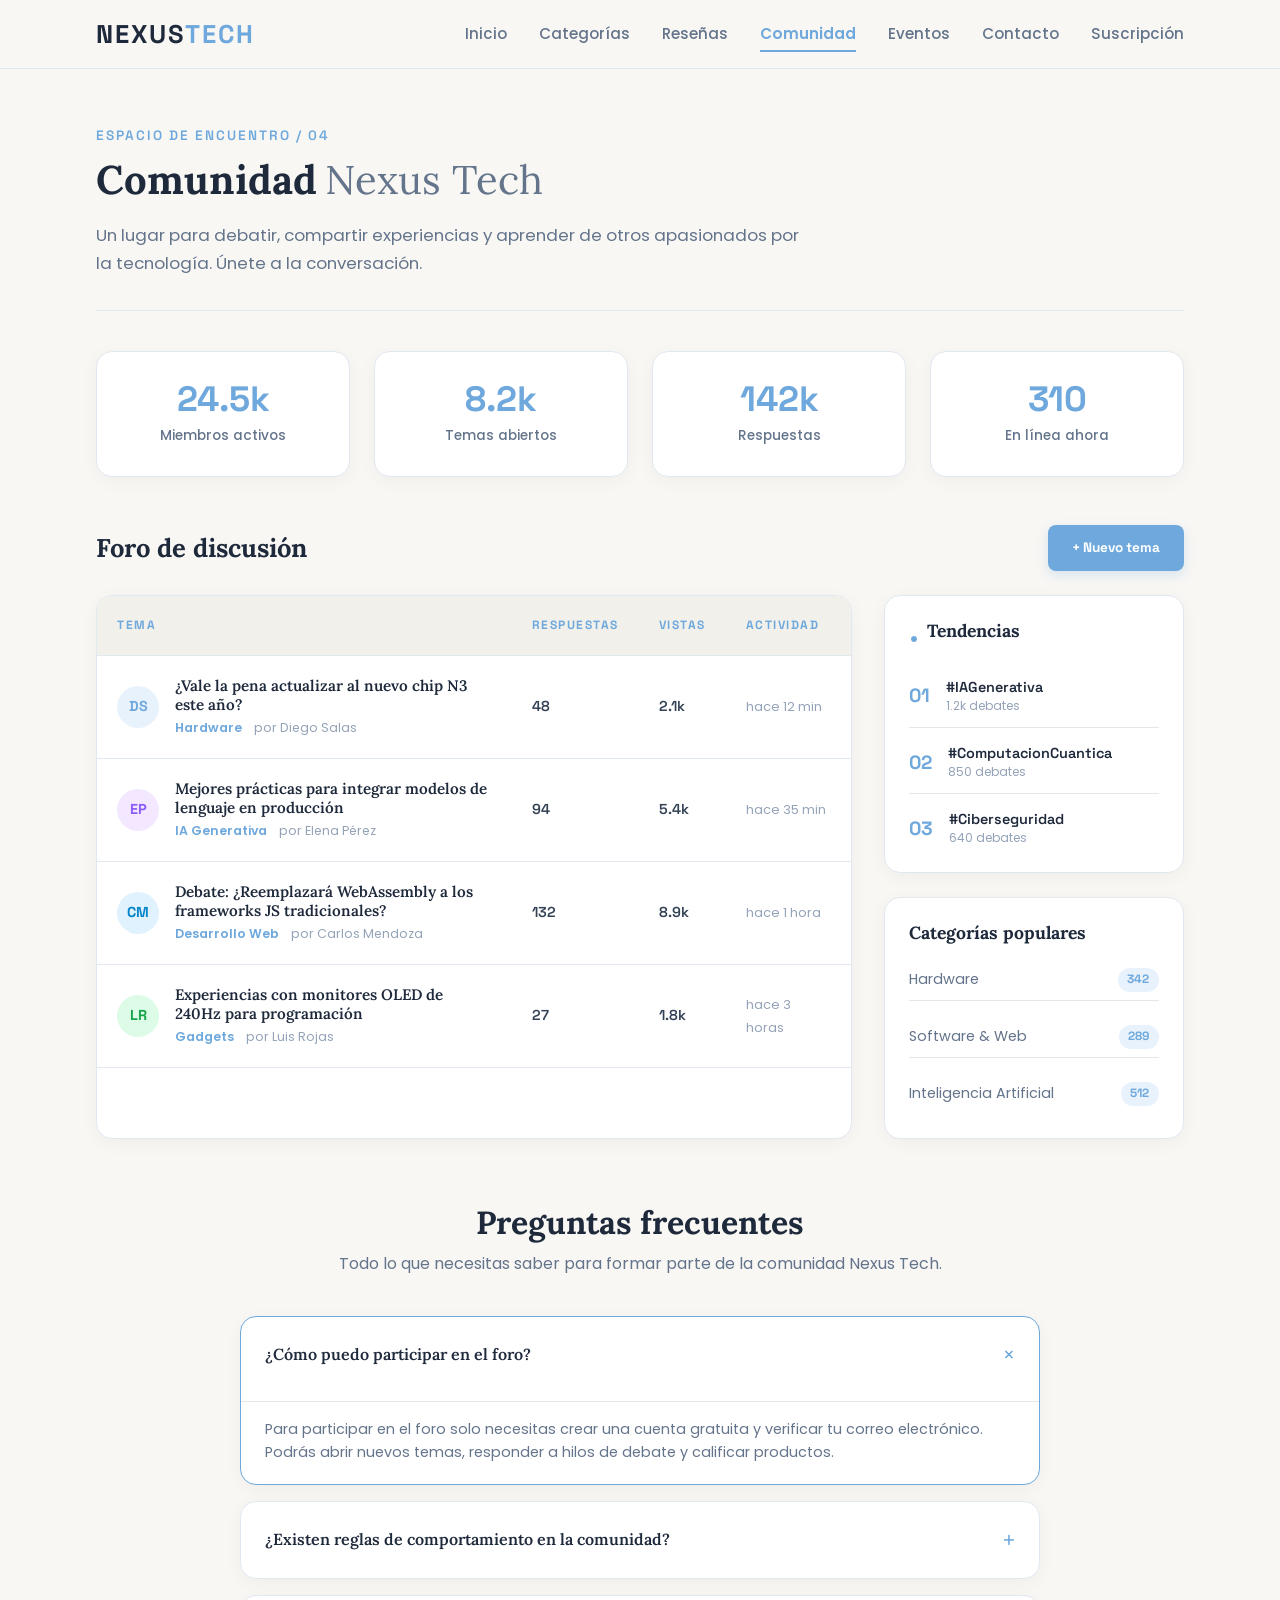
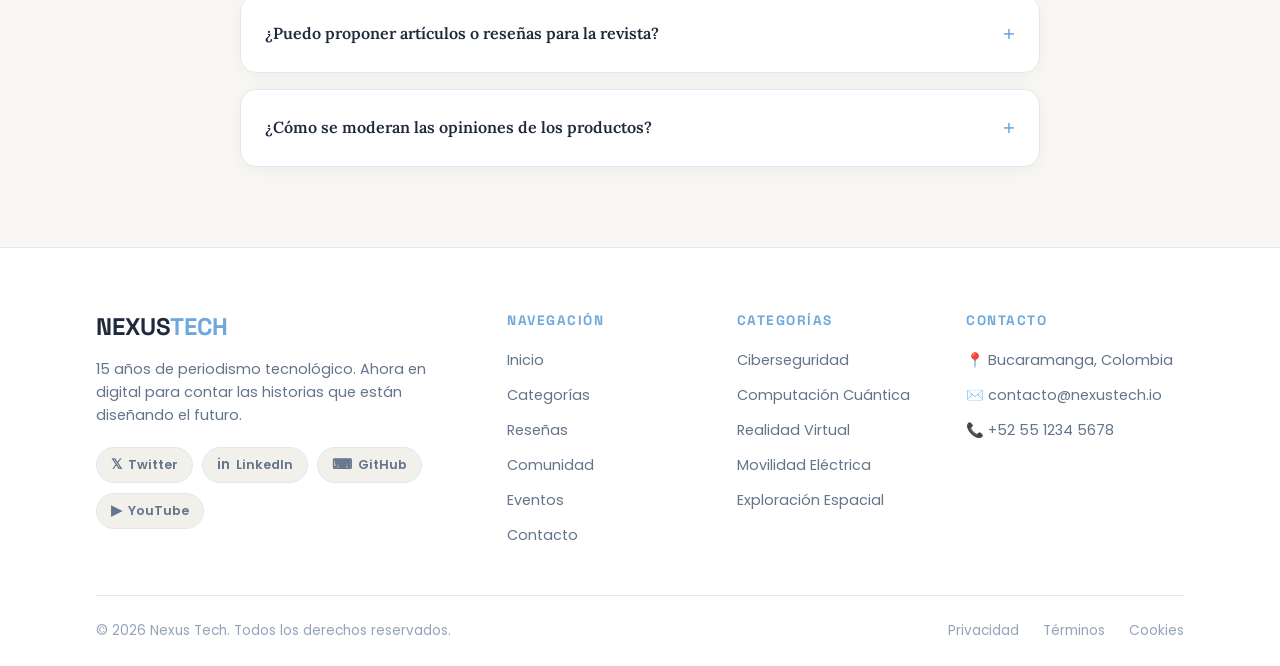
<file: pages/comunidad.html>
<!DOCTYPE html>
<html lang="es">

<head>
    <meta charset="UTF-8">
    <meta name="viewport" content="width=device-width, initial-scale=1.0">
    <meta name="description" content="Comunidad y foro de discusión de Nexus Tech.">
    <link rel="stylesheet" href="../css/main.css">
    <link rel="stylesheet" href="../css/style.css">
    <link rel="stylesheet" href="../css/comunidad.css">
    <title>Nexus Tech | Comunidad</title>
</head>

<body>
    <header class="main-header">
        <div class="main-header__container">
            <div class="logo">
                <a href="../index.html" class="logo__link">
                    <h1 class="logo__title">NEXUS<span class="logo__title--accent">TECH</span></h1>
                </a>
            </div>

            <input type="checkbox" id="menu-toggle" class="main-header__checkbox">
            <label for="menu-toggle" class="main-header__toggle" aria-label="Abrir menú">
                <span></span>
                <span></span>
                <span></span>
            </label>

            <nav class="navbar">
                <ul class="navbar__list">
                    <li class="navbar__item">
                        <a href="../index.html" class="navbar__link">Inicio</a>
                    </li>
                    <li class="navbar__item">
                        <a href="categorias.html" class="navbar__link">Categorías</a>
                    </li>
                    <li class="navbar__item">
                        <a href="resenas.html" class="navbar__link">Reseñas</a>
                    </li>
                    <li class="navbar__item">
                        <a href="comunidad.html" class="navbar__link navbar__link--active">Comunidad</a>
                    </li>
                    <li class="navbar__item">
                        <a href="eventos.html" class="navbar__link">Eventos</a>
                    </li>
                    <li class="navbar__item">
                        <a href="contacto.html" class="navbar__link">Contacto</a>
                    </li>
                    <li class="navbar__item">
                        <a href="landing.html" class="navbar__link">Suscripción</a>
                    </li>
                </ul>
            </nav>
        </div>
    </header>

    <main>
        <!-------- Seccion del title header --------->
        <section>
            <div class="header-titles">
                <p class="header-titles__subtitle">Espacio de encuentro / 04</p>
                <h1 class="header-titles__title">Comunidad <span class="header-titles__title-light">Nexus Tech</span></h1>
                <p class="header-titles__description">Un lugar para debatir, compartir experiencias y aprender de otros apasionados por la tecnología. Únete a la conversación.</p>
            </div>
        </section>

        <!-------- Seccion numero de usuarios --------->
        <section class="stats-section">
            <div class="amount-users">
                <div class="amount-users__card-users">
                    <h2 class="card-users__amount">24.5k</h2>
                    <span class="card-users__type">Miembros activos</span>
                </div>
                <div class="amount-users__card-users">
                    <h2 class="card-users__amount">8.2k</h2>
                    <span class="card-users__type">Temas abiertos</span>
                </div>
                <div class="amount-users__card-users">
                    <h2 class="card-users__amount">142k</h2>
                    <span class="card-users__type">Respuestas</span>
                </div>
                <div class="amount-users__card-users">
                    <h2 class="card-users__amount">310</h2>
                    <span class="card-users__type">En línea ahora</span>
                </div>
            </div>
        </section>

        <!-------- Seccion foro discusion --------->
        <section class="forum-section">
            <div class="main-layout forum-layout">
                <div class="main-layout__forum">
                    <div class="forum__header">
                        <h2 class="header__title">Foro de discusión</h2>
                        <button type="button" class="header__button">+ Nuevo tema</button>
                    </div>

                    <div class="forum-body">
                        <div class="forum-table-wrapper">
                            <table class="forum-table">
                                <thead>
                                    <tr class="table-header">
                                        <th class="table-header__element table-header__element--topic">TEMA</th>
                                        <th class="table-header__element">RESPUESTAS</th>
                                        <th class="table-header__element">VISTAS</th>
                                        <th class="table-header__element">ACTIVIDAD</th>
                                    </tr>
                                </thead>
                                <tbody>
                                    <!-- Topic 1 -->
                                    <tr class="body-row">
                                        <td class="body-column body-column--topic">
                                            <div class="body-column__icon">DS</div>
                                            <div class="body-column__post-content">
                                                <h3 class="post-content__title">¿Vale la pena actualizar al nuevo chip N3 este año?</h3>
                                                <div class="post-content__post-meta">
                                                    <span class="post-meta__category">Hardware</span>
                                                    <span class="post-meta__author-name">por Diego Salas</span>
                                                </div>
                                            </div>
                                        </td>
                                        <td class="body-column">
                                            <span class="body-column__answers">48</span>
                                        </td>
                                        <td class="body-column">
                                            <span class="body-column__views">2.1k</span>
                                        </td>
                                        <td class="body-column">
                                            <span class="body-column__activity">hace 12 min</span>
                                        </td>
                                    </tr>

                                    <!-- Topic 2 -->
                                    <tr class="body-row">
                                        <td class="body-column body-column--topic">
                                            <div class="body-column__icon body-column__icon--purple">EP</div>
                                            <div class="body-column__post-content">
                                                <h3 class="post-content__title">Mejores prácticas para integrar modelos de lenguaje en producción</h3>
                                                <div class="post-content__post-meta">
                                                    <span class="post-meta__category">IA Generativa</span>
                                                    <span class="post-meta__author-name">por Elena Pérez</span>
                                                </div>
                                            </div>
                                        </td>
                                        <td class="body-column">
                                            <span class="body-column__answers">94</span>
                                        </td>
                                        <td class="body-column">
                                            <span class="body-column__views">5.4k</span>
                                        </td>
                                        <td class="body-column">
                                            <span class="body-column__activity">hace 35 min</span>
                                        </td>
                                    </tr>

                                    <!-- Topic 3 -->
                                    <tr class="body-row">
                                        <td class="body-column body-column--topic">
                                            <div class="body-column__icon body-column__icon--blue">CM</div>
                                            <div class="body-column__post-content">
                                                <h3 class="post-content__title">Debate: ¿Reemplazará WebAssembly a los frameworks JS tradicionales?</h3>
                                                <div class="post-content__post-meta">
                                                    <span class="post-meta__category">Desarrollo Web</span>
                                                    <span class="post-meta__author-name">por Carlos Mendoza</span>
                                                </div>
                                            </div>
                                        </td>
                                        <td class="body-column">
                                            <span class="body-column__answers">132</span>
                                        </td>
                                        <td class="body-column">
                                            <span class="body-column__views">8.9k</span>
                                        </td>
                                        <td class="body-column">
                                            <span class="body-column__activity">hace 1 hora</span>
                                        </td>
                                    </tr>

                                    <!-- Topic 4 -->
                                    <tr class="body-row">
                                        <td class="body-column body-column--topic">
                                            <div class="body-column__icon body-column__icon--green">LR</div>
                                            <div class="body-column__post-content">
                                                <h3 class="post-content__title">Experiencias con monitores OLED de 240Hz para programación</h3>
                                                <div class="post-content__post-meta">
                                                    <span class="post-meta__category">Gadgets</span>
                                                    <span class="post-meta__author-name">por Luis Rojas</span>
                                                </div>
                                            </div>
                                        </td>
                                        <td class="body-column">
                                            <span class="body-column__answers">27</span>
                                        </td>
                                        <td class="body-column">
                                            <span class="body-column__views">1.8k</span>
                                        </td>
                                        <td class="body-column">
                                            <span class="body-column__activity">hace 3 horas</span>
                                        </td>
                                    </tr>
                                </tbody>
                            </table>
                        </div>

                        <aside class="forum-sidebar">
                            <div class="tendencies">
                                <div class="tendencies__header">
                                    <span class="tendencies__dot">•</span>
                                    <h3 class="tendencies__title">Tendencias</h3>
                                </div>
                                <div class="tendencies__elements">
                                    <div class="elements__list">
                                        <span class="elements__num-element">01</span>
                                        <div class="elements-info">
                                            <h4 class="info__title">#IAGenerativa</h4>
                                            <span class="info__amount">1.2k debates</span>
                                        </div>
                                    </div>
                                    <div class="elements__list">
                                        <span class="elements__num-element">02</span>
                                        <div class="elements-info">
                                            <h4 class="info__title">#ComputacionCuantica</h4>
                                            <span class="info__amount">850 debates</span>
                                        </div>
                                    </div>
                                    <div class="elements__list">
                                        <span class="elements__num-element">03</span>
                                        <div class="elements-info">
                                            <h4 class="info__title">#Ciberseguridad</h4>
                                            <span class="info__amount">640 debates</span>
                                        </div>
                                    </div>
                                </div>
                            </div>

                            <div class="popular-categories">
                                <h3 class="popular-categories__title">Categorías populares</h3>
                                <div class="popular-categories__elements">
                                    <div class="categories__list">
                                        <span class="elements__name">Hardware</span>
                                        <span class="elements__amount">342</span>
                                    </div>
                                    <div class="categories__list">
                                        <span class="elements__name">Software & Web</span>
                                        <span class="elements__amount">289</span>
                                    </div>
                                    <div class="categories__list">
                                        <span class="elements__name">Inteligencia Artificial</span>
                                        <span class="elements__amount">512</span>
                                    </div>
                                </div>
                            </div>
                        </aside>
                    </div>
                </div>
            </div>
        </section>

        <!-------- Seccion FAQ --------->
        <section class="faq-section">
            <div class="faq-header">
                <h2>Preguntas frecuentes</h2>
                <p>Todo lo que necesitas saber para formar parte de la comunidad Nexus Tech.</p>
            </div>

            <div class="faq-list">
                <!-- Item 1 -->
                <details class="faq-item" open>
                    <summary class="faq-question">
                        <span>¿Cómo puedo participar en el foro?</span>
                        <span class="faq-icon">+</span>
                    </summary>
                    <div class="faq-answer">
                        <p>Para participar en el foro solo necesitas crear una cuenta gratuita y verificar tu correo electrónico. Podrás abrir nuevos temas, responder a hilos de debate y calificar productos.</p>
                    </div>
                </details>

                <!-- Item 2 -->
                <details class="faq-item">
                    <summary class="faq-question">
                        <span>¿Existen reglas de comportamiento en la comunidad?</span>
                        <span class="faq-icon">+</span>
                    </summary>
                    <div class="faq-answer">
                        <p>Sí, mantenemos un código de conducta basado en el respeto mutuo, la colaboración constructiva y la prohibición total de spam o desinformación.</p>
                    </div>
                </details>

                <!-- Item 3 -->
                <details class="faq-item">
                    <summary class="faq-question">
                        <span>¿Puedo proponer artículos o reseñas para la revista?</span>
                        <span class="faq-icon">+</span>
                    </summary>
                    <div class="faq-answer">
                        <p>¡Por supuesto! Nuestro equipo editorial revisa constantemente las sugerencias publicadas en la sección de propuestas del foro.</p>
                    </div>
                </details>

                <!-- Item 4 -->
                <details class="faq-item">
                    <summary class="faq-question">
                        <span>¿Cómo se moderan las opiniones de los productos?</span>
                        <span class="faq-icon">+</span>
                    </summary>
                    <div class="faq-answer">
                        <p>Contamos con moderadores comunitarios y algoritmos que verifican que las reseñas provengan de usuarios reales para mantener la transparencia.</p>
                    </div>
                </details>
            </div>
        </section>
    </main>

    <footer class="main-footer">
        <div class="footer-grid">
            <div class="footer-grid__section-one">
                <h2 class="footer-grid__brand">NEXUS<span class="footer-grid__brand--accent">TECH</span></h2>
                <p class="footer-grid__description">15 años de periodismo tecnológico. Ahora en digital para contar las historias que están diseñando el futuro.</p>
                <div class="footer-socials">
                    <a href="#" class="footer-socials__link" aria-label="Twitter">
                        <span class="footer-socials__icon">𝕏</span>
                        <span class="footer-socials__name">Twitter</span>
                    </a>
                    <a href="#" class="footer-socials__link" aria-label="LinkedIn">
                        <span class="footer-socials__icon">in</span>
                        <span class="footer-socials__name">LinkedIn</span>
                    </a>
                    <a href="#" class="footer-socials__link" aria-label="GitHub">
                        <span class="footer-socials__icon">⌨</span>
                        <span class="footer-socials__name">GitHub</span>
                    </a>
                    <a href="#" class="footer-socials__link" aria-label="YouTube">
                        <span class="footer-socials__icon">▶</span>
                        <span class="footer-socials__name">YouTube</span>
                    </a>
                </div>
            </div>
            <div class="footer-grid__section-list">
                <h4 class="footer-grid__title">NAVEGACIÓN</h4>
                <a href="../index.html" class="footer-grid__link">Inicio</a>
                <a href="categorias.html" class="footer-grid__link">Categorías</a>
                <a href="resenas.html" class="footer-grid__link">Reseñas</a>
                <a href="comunidad.html" class="footer-grid__link">Comunidad</a>
                <a href="eventos.html" class="footer-grid__link">Eventos</a>
                <a href="contacto.html" class="footer-grid__link">Contacto</a>
            </div>
            <div class="footer-grid__section-list">
                <h4 class="footer-grid__title">CATEGORÍAS</h4>
                <a href="categorias.html" class="footer-grid__link">Ciberseguridad</a>
                <a href="categorias.html" class="footer-grid__link">Computación Cuántica</a>
                <a href="categorias.html" class="footer-grid__link">Realidad Virtual</a>
                <a href="categorias.html" class="footer-grid__link">Movilidad Eléctrica</a>
                <a href="categorias.html" class="footer-grid__link">Exploración Espacial</a>
            </div>
            <div class="footer-grid__section-list">
                <h4 class="footer-grid__title">CONTACTO</h4>
                <p class="footer-grid__info">📍 Bucaramanga, Colombia</p>
                <p class="footer-grid__info">✉️ contacto@nexustech.io</p>
                <p class="footer-grid__info">📞 +52 55 1234 5678</p>
            </div>
        </div>
        <div class="footer-bottom">
            <p>© 2026 Nexus Tech. Todos los derechos reservados.</p>
            <div class="footer-bottom__info">
                <a href="#" class="footer-bottom__link">Privacidad</a>
                <a href="#" class="footer-bottom__link">Términos</a>
                <a href="#" class="footer-bottom__link">Cookies</a>
            </div>
        </div>
    </footer>
</body>

</html>
</file>
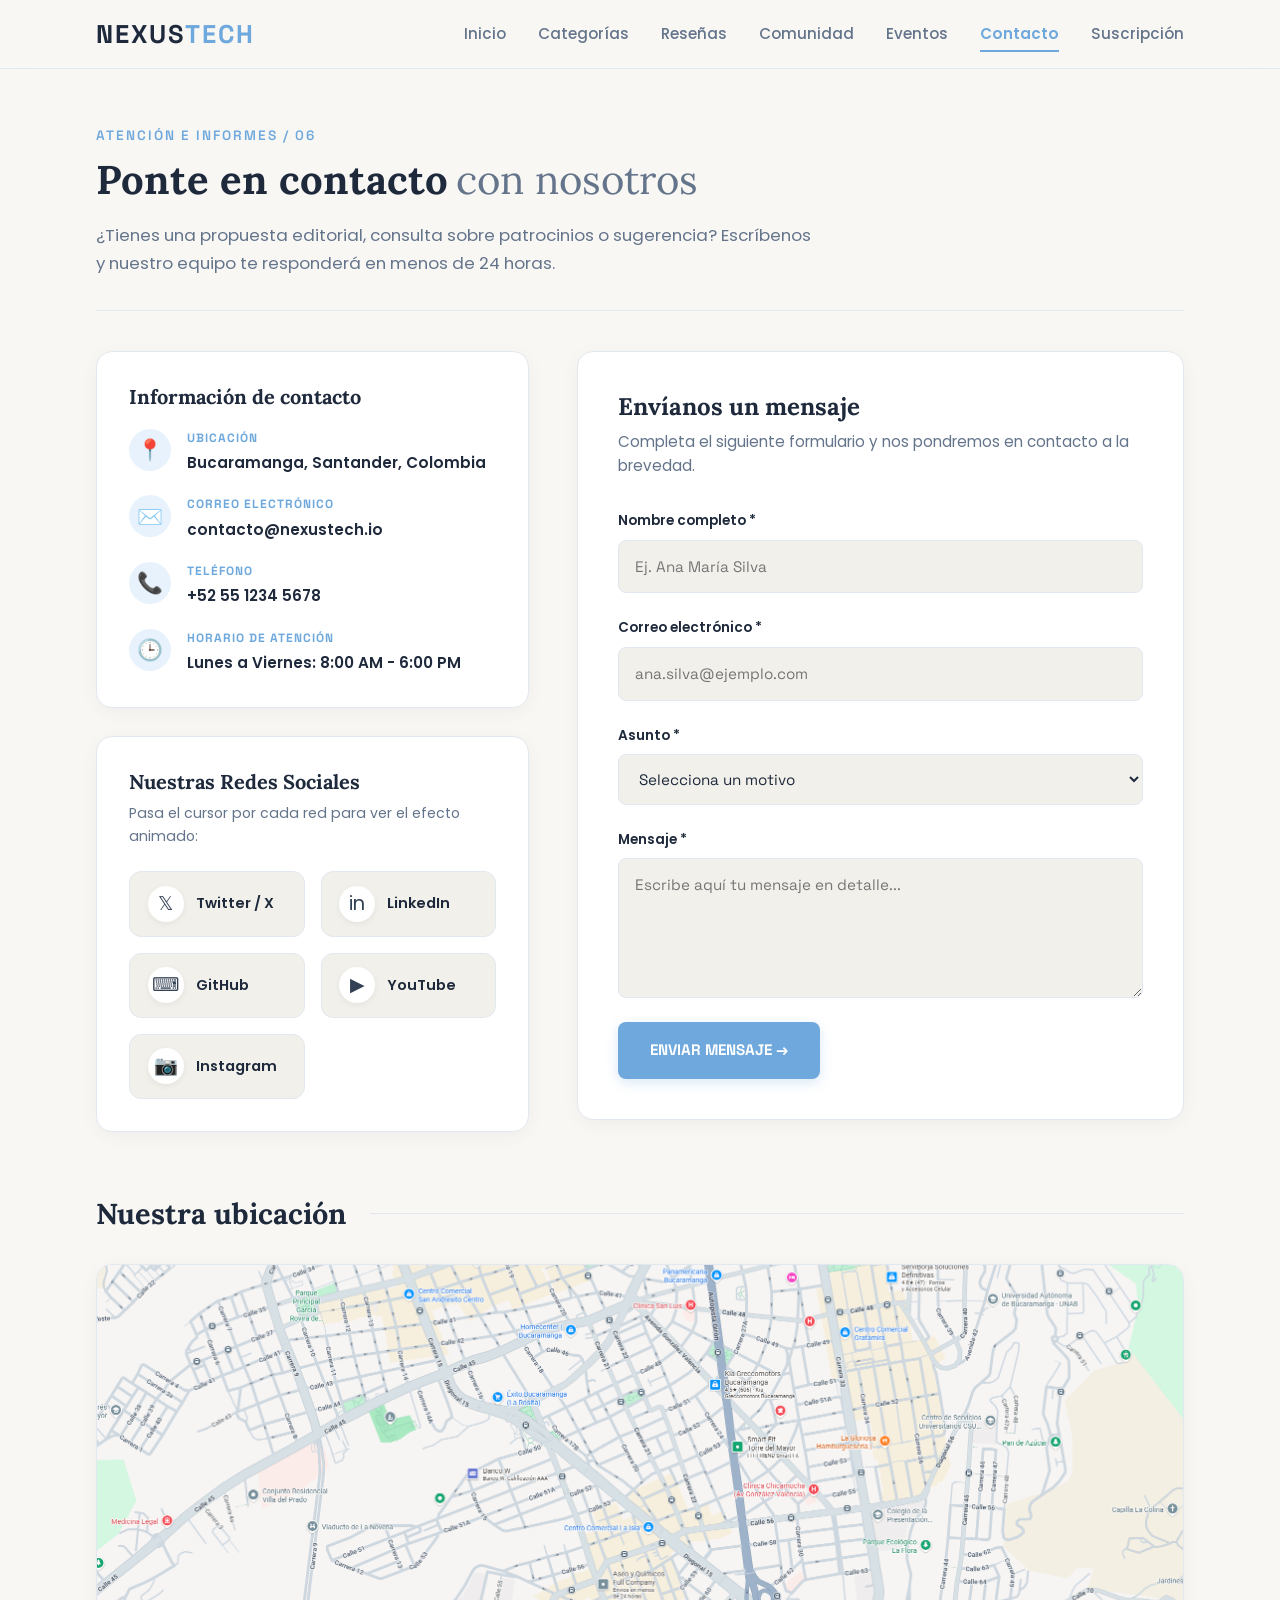
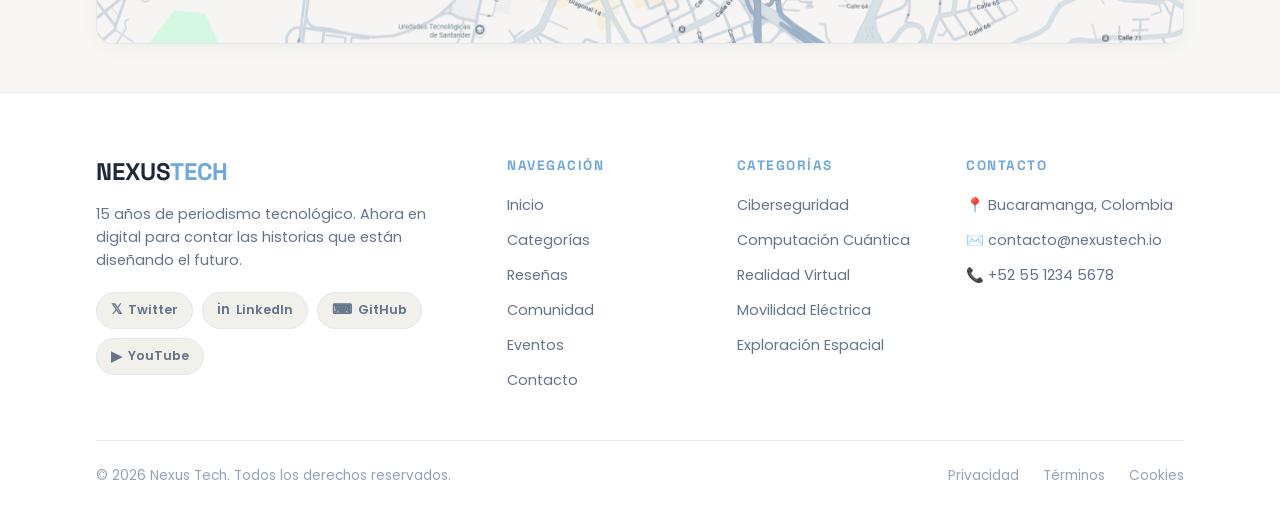
<file: pages/contacto.html>
<!DOCTYPE html>
<html lang="es">

<head>
    <meta charset="UTF-8">
    <meta name="viewport" content="width=device-width, initial-scale=1.0">
    <meta name="description" content="Ponte en contacto con el equipo editorial de Nexus Tech.">
    <link rel="stylesheet" href="../css/main.css">
    <link rel="stylesheet" href="../css/style.css">
    <link rel="stylesheet" href="../css/contacto.css">
    <title>Nexus Tech | Contacto</title>
</head>

<body>
    <header class="main-header">
        <div class="main-header__container">
            <div class="logo">
                <a href="../index.html" class="logo__link">
                    <h1 class="logo__title">NEXUS<span class="logo__title--accent">TECH</span></h1>
                </a>
            </div>

            <input type="checkbox" id="menu-toggle" class="main-header__checkbox">
            <label for="menu-toggle" class="main-header__toggle" aria-label="Abrir menú">
                <span></span>
                <span></span>
                <span></span>
            </label>

            <nav class="navbar">
                <ul class="navbar__list">
                    <li class="navbar__item">
                        <a href="../index.html" class="navbar__link">Inicio</a>
                    </li>
                    <li class="navbar__item">
                        <a href="categorias.html" class="navbar__link">Categorías</a>
                    </li>
                    <li class="navbar__item">
                        <a href="resenas.html" class="navbar__link">Reseñas</a>
                    </li>
                    <li class="navbar__item">
                        <a href="comunidad.html" class="navbar__link">Comunidad</a>
                    </li>
                    <li class="navbar__item">
                        <a href="eventos.html" class="navbar__link">Eventos</a>
                    </li>
                    <li class="navbar__item">
                        <a href="contacto.html" class="navbar__link navbar__link--active">Contacto</a>
                    </li>
                    <li class="navbar__item">
                        <a href="landing.html" class="navbar__link">Suscripción</a>
                    </li>
                </ul>
            </nav>
        </div>
    </header>

    <main>
        <!-------- Seccion Header Titles --------->
        <section>
            <div class="header-titles">
                <p class="header-titles__subtitle">Atención e informes / 06</p>
                <h1 class="header-titles__title">Ponte en contacto <span class="header-titles__title-light">con
                        nosotros</span></h1>
                <p class="header-titles__description">¿Tienes una propuesta editorial, consulta sobre patrocinios o
                    sugerencia? Escríbenos y nuestro equipo te responderá en menos de 24 horas.</p>
            </div>
        </section>

        <!-------- Layout Contacto --------->
        <section class="contact-section">
            <div class="contact-layout">
                <aside class="contact-info-sidebar">
                    <div class="contact-card">
                        <h2 class="contact-card__title">Información de contacto</h2>
                        <div class="contact-card__list">
                            <div class="contact-item">
                                <span class="contact-item__icon">📍</span>
                                <div class="contact-item__text">
                                    <span class="contact-item__label">Ubicación</span>
                                    <span class="contact-item__value">Bucaramanga, Santander, Colombia</span>
                                </div>
                            </div>
                            <div class="contact-item">
                                <span class="contact-item__icon">✉️</span>
                                <div class="contact-item__text">
                                    <span class="contact-item__label">Correo Electrónico</span>
                                    <span class="contact-item__value">contacto@nexustech.io</span>
                                </div>
                            </div>
                            <div class="contact-item">
                                <span class="contact-item__icon">📞</span>
                                <div class="contact-item__text">
                                    <span class="contact-item__label">Teléfono</span>
                                    <span class="contact-item__value">+52 55 1234 5678</span>
                                </div>
                            </div>
                            <div class="contact-item">
                                <span class="contact-item__icon">🕒</span>
                                <div class="contact-item__text">
                                    <span class="contact-item__label">Horario de atención</span>
                                    <span class="contact-item__value">Lunes a Viernes: 8:00 AM - 6:00 PM</span>
                                </div>
                            </div>
                        </div>
                    </div>

                    <!-- Tarjeta de Redes Sociales con Iconos Animados -->
                    <div class="social-links-card">
                        <h2 class="social-links-card__title">Nuestras Redes Sociales</h2>
                        <p class="social-links-card__subtitle">Pasa el cursor por cada red para ver el efecto animado:
                        </p>
                        <div class="social-grid">
                            <a href="#" class="social-btn social-btn--twitter" aria-label="Twitter X">
                                <span class="social-btn__icon">𝕏</span>
                                <span class="social-btn__name">Twitter / X</span>
                            </a>
                            <a href="#" class="social-btn social-btn--linkedin" aria-label="LinkedIn">
                                <span class="social-btn__icon">in</span>
                                <span class="social-btn__name">LinkedIn</span>
                            </a>
                            <a href="#" class="social-btn social-btn--github" aria-label="GitHub">
                                <span class="social-btn__icon">⌨</span>
                                <span class="social-btn__name">GitHub</span>
                            </a>
                            <a href="#" class="social-btn social-btn--youtube" aria-label="YouTube">
                                <span class="social-btn__icon">▶</span>
                                <span class="social-btn__name">YouTube</span>
                            </a>
                            <a href="#" class="social-btn social-btn--instagram" aria-label="Instagram">
                                <span class="social-btn__icon">📷</span>
                                <span class="social-btn__name">Instagram</span>
                            </a>
                        </div>
                    </div>
                </aside>

                <div class="contact-form-card">
                    <h2 class="contact-form-card__title">Envíanos un mensaje</h2>
                    <p class="contact-form-card__description">Completa el siguiente formulario y nos pondremos en
                        contacto a la brevedad.</p>

                    <form class="contact-form" action="#" method="POST">
                        <div class="form-group">
                            <label for="nombre" class="form-group__label">Nombre completo *</label>
                            <input type="text" id="nombre" name="nombre" class="form-group__input"
                                placeholder="Ej. Ana María Silva" required>
                        </div>

                        <div class="form-group">
                            <label for="email" class="form-group__label">Correo electrónico *</label>
                            <input type="email" id="email" name="email" class="form-group__input"
                                placeholder="ana.silva@ejemplo.com" required>
                        </div>

                        <div class="form-group">
                            <label for="asunto" class="form-group__label">Asunto *</label>
                            <select id="asunto" name="asunto" class="form-group__select" required>
                                <option value="" disabled selected>Selecciona un motivo</option>
                                <option value="prensa">Propuesta de prensa / Editorial</option>
                                <option value="patrocinio">Patrocinios y publicidad</option>
                                <option value="sugerencia">Sugerencia o feedback</option>
                                <option value="otro">Otro motivo</option>
                            </select>
                        </div>

                        <div class="form-group">
                            <label for="mensaje" class="form-group__label">Mensaje *</label>
                            <textarea id="mensaje" name="mensaje" class="form-group__textarea"
                                placeholder="Escribe aquí tu mensaje en detalle..." required></textarea>
                        </div>

                        <button type="submit" class="form-submit-btn">ENVIAR MENSAJE →</button>
                    </form>
                </div>
            </div>
        </section>

        <!-------- Seccion Mapa --------->
        <section class="map-section">
            <div class="header-second-title">
                <h2>Nuestra ubicación</h2>
            </div>
            <div class="map-container">
                <img src="../assets/img/maps.png" alt="Ubicación de Nexus Tech" class="map-container__img">
            </div>
        </section>
    </main>

    <footer class="main-footer">
        <div class="footer-grid">
            <div class="footer-grid__section-one">
                <h2 class="footer-grid__brand">NEXUS<span class="footer-grid__brand--accent">TECH</span></h2>
                <p class="footer-grid__description">15 años de periodismo tecnológico. Ahora en digital para contar las
                    historias que están diseñando el futuro.</p>
                <div class="footer-socials">
                    <a href="#" class="footer-socials__link" aria-label="Twitter">
                        <span class="footer-socials__icon">𝕏</span>
                        <span class="footer-socials__name">Twitter</span>
                    </a>
                    <a href="#" class="footer-socials__link" aria-label="LinkedIn">
                        <span class="footer-socials__icon">in</span>
                        <span class="footer-socials__name">LinkedIn</span>
                    </a>
                    <a href="#" class="footer-socials__link" aria-label="GitHub">
                        <span class="footer-socials__icon">⌨</span>
                        <span class="footer-socials__name">GitHub</span>
                    </a>
                    <a href="#" class="footer-socials__link" aria-label="YouTube">
                        <span class="footer-socials__icon">▶</span>
                        <span class="footer-socials__name">YouTube</span>
                    </a>
                </div>
            </div>
            <div class="footer-grid__section-list">
                <h4 class="footer-grid__title">NAVEGACIÓN</h4>
                <a href="../index.html" class="footer-grid__link">Inicio</a>
                <a href="categorias.html" class="footer-grid__link">Categorías</a>
                <a href="resenas.html" class="footer-grid__link">Reseñas</a>
                <a href="comunidad.html" class="footer-grid__link">Comunidad</a>
                <a href="eventos.html" class="footer-grid__link">Eventos</a>
                <a href="contacto.html" class="footer-grid__link">Contacto</a>
            </div>
            <div class="footer-grid__section-list">
                <h4 class="footer-grid__title">CATEGORÍAS</h4>
                <a href="categorias.html" class="footer-grid__link">Ciberseguridad</a>
                <a href="categorias.html" class="footer-grid__link">Computación Cuántica</a>
                <a href="categorias.html" class="footer-grid__link">Realidad Virtual</a>
                <a href="categorias.html" class="footer-grid__link">Movilidad Eléctrica</a>
                <a href="categorias.html" class="footer-grid__link">Exploración Espacial</a>
            </div>
            <div class="footer-grid__section-list">
                <h4 class="footer-grid__title">CONTACTO</h4>
                <p class="footer-grid__info">📍 Bucaramanga, Colombia</p>
                <p class="footer-grid__info">✉️ contacto@nexustech.io</p>
                <p class="footer-grid__info">📞 +52 55 1234 5678</p>
            </div>
        </div>
        <div class="footer-bottom">
            <p>© 2026 Nexus Tech. Todos los derechos reservados.</p>
            <div class="footer-bottom__info">
                <a href="#" class="footer-bottom__link">Privacidad</a>
                <a href="#" class="footer-bottom__link">Términos</a>
                <a href="#" class="footer-bottom__link">Cookies</a>
            </div>
        </div>
    </footer>
</body>

</html>
</file>
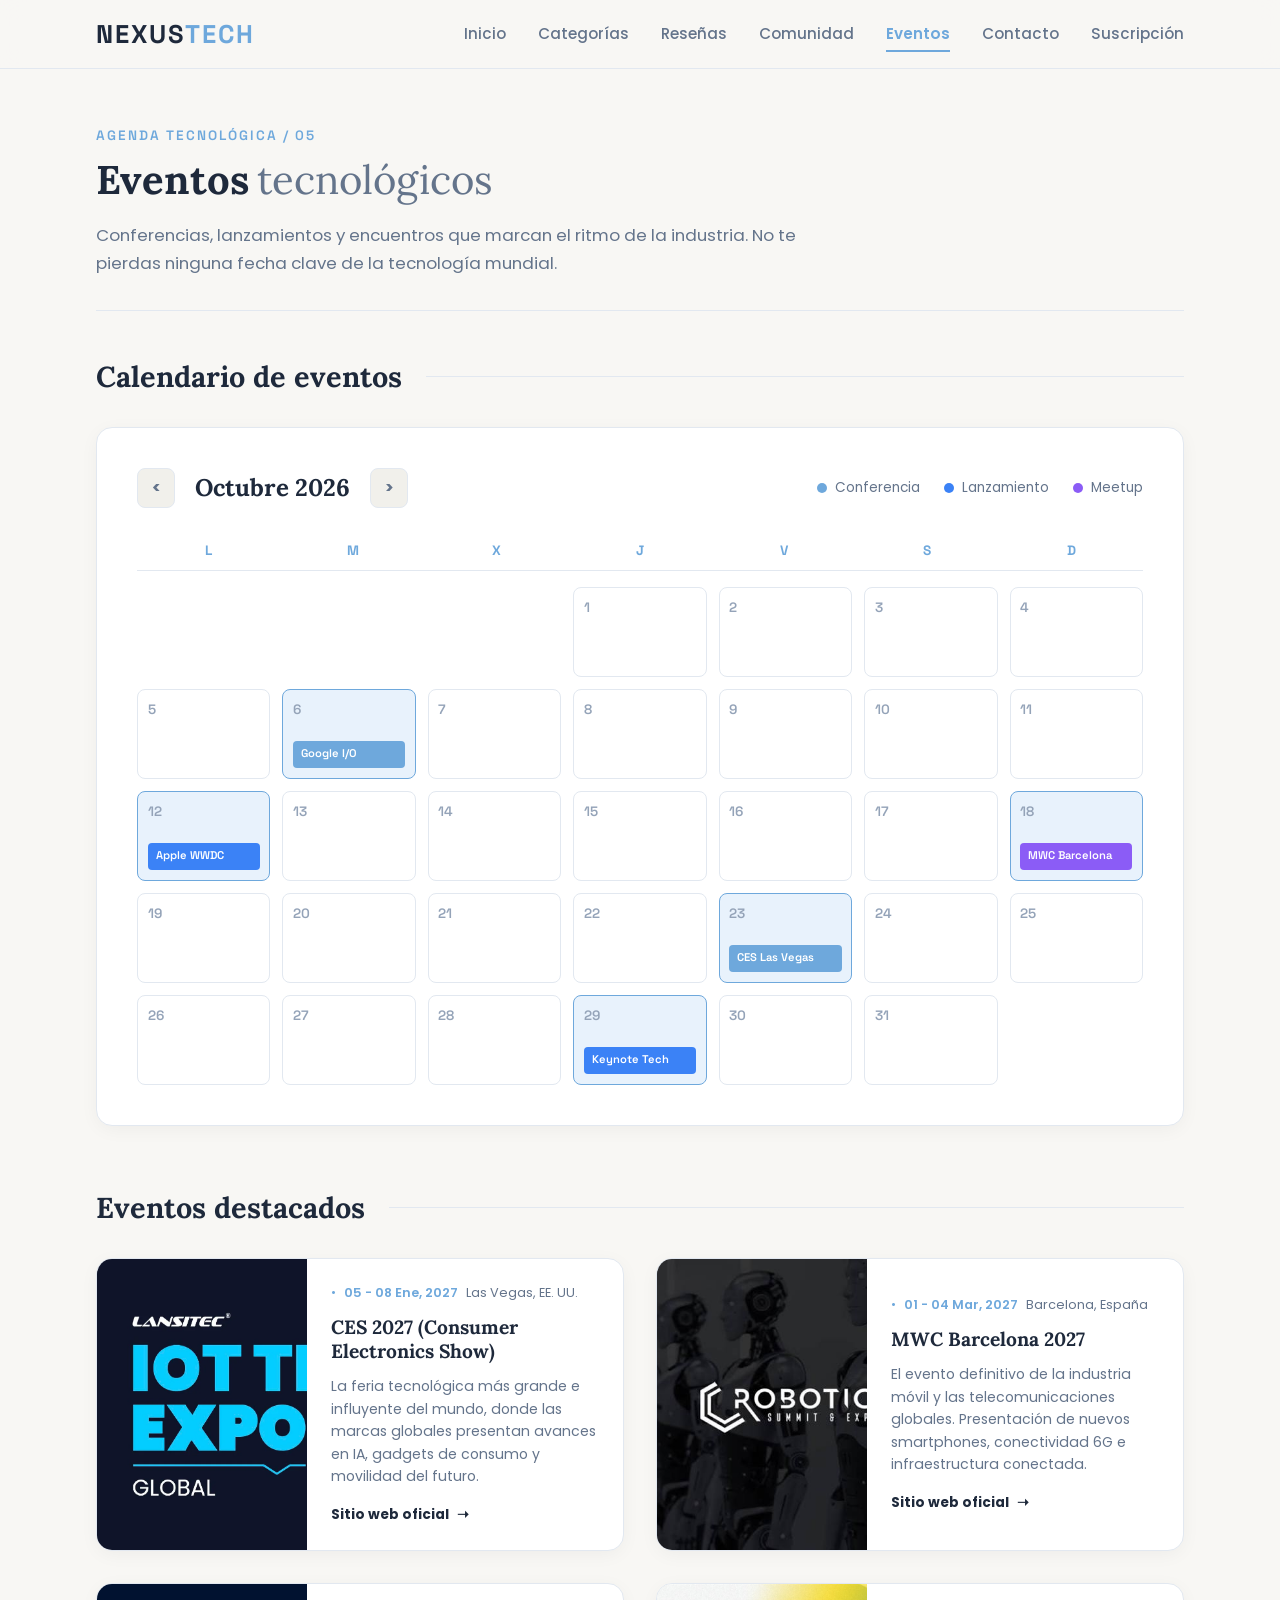
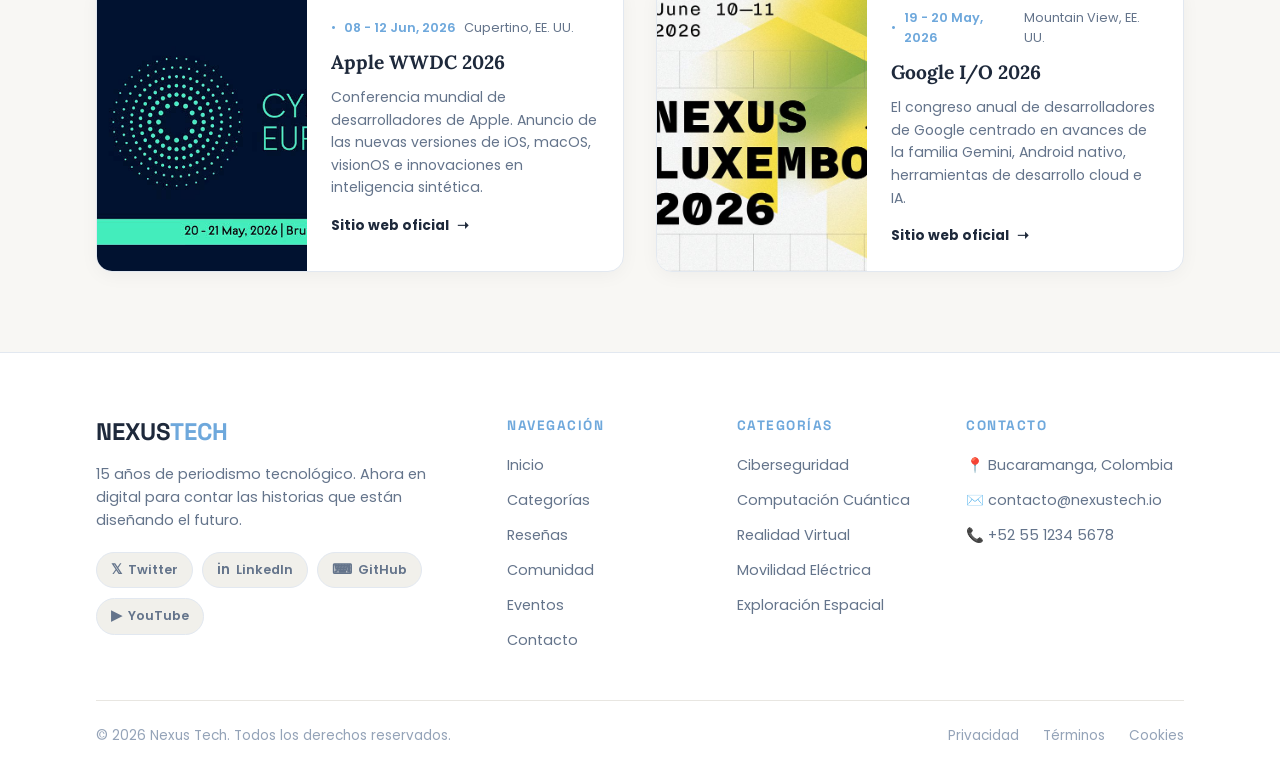
<file: pages/eventos.html>
<!DOCTYPE html>
<html lang="es">

<head>
    <meta charset="UTF-8">
    <meta name="viewport" content="width=device-width, initial-scale=1.0">
    <meta name="description" content="Calendario y eventos tecnológicos destacados en Nexus Tech.">
    <link rel="stylesheet" href="../css/main.css">
    <link rel="stylesheet" href="../css/style.css">
    <link rel="stylesheet" href="../css/eventos.css">
    <title>Nexus Tech | Eventos</title>
</head>

<body>
    <header class="main-header">
        <div class="main-header__container">
            <div class="logo">
                <a href="../index.html" class="logo__link">
                    <h1 class="logo__title">NEXUS<span class="logo__title--accent">TECH</span></h1>
                </a>
            </div>

            <input type="checkbox" id="menu-toggle" class="main-header__checkbox">
            <label for="menu-toggle" class="main-header__toggle" aria-label="Abrir menú">
                <span></span>
                <span></span>
                <span></span>
            </label>

            <nav class="navbar">
                <ul class="navbar__list">
                    <li class="navbar__item">
                        <a href="../index.html" class="navbar__link">Inicio</a>
                    </li>
                    <li class="navbar__item">
                        <a href="categorias.html" class="navbar__link">Categorías</a>
                    </li>
                    <li class="navbar__item">
                        <a href="resenas.html" class="navbar__link">Reseñas</a>
                    </li>
                    <li class="navbar__item">
                        <a href="comunidad.html" class="navbar__link">Comunidad</a>
                    </li>
                    <li class="navbar__item">
                        <a href="eventos.html" class="navbar__link navbar__link--active">Eventos</a>
                    </li>
                    <li class="navbar__item">
                        <a href="contacto.html" class="navbar__link">Contacto</a>
                    </li>
                    <li class="navbar__item">
                        <a href="landing.html" class="navbar__link">Suscripción</a>
                    </li>
                </ul>
            </nav>
        </div>
    </header>

    <main>
        <!-------- Seccion del title header --------->
        <section>
            <div class="header-titles">
                <p class="header-titles__subtitle">Agenda tecnológica / 05</p>
                <h1 class="header-titles__title">Eventos <span class="header-titles__title-light">tecnológicos</span></h1>
                <p class="header-titles__description">Conferencias, lanzamientos y encuentros que marcan el ritmo de la industria. No te pierdas ninguna fecha clave de la tecnología mundial.</p>
            </div>
        </section>

        <!-------- Seccion Calendario --------->
        <section class="events-section">
            <div class="header-second-title">
                <h2>Calendario de eventos</h2>
            </div>

            <div class="calendar-card">
                <!-- Header del Calendario -->
                <div class="calendar-header">
                    <div class="calendar-controls">
                        <button type="button" class="btn-arrow" aria-label="Mes anterior">&lt;</button>
                        <h3 class="calendar-month">Octubre 2026</h3>
                        <button type="button" class="btn-arrow" aria-label="Mes siguiente">&gt;</button>
                    </div>

                    <div class="calendar-legend">
                        <span class="legend-item"><span class="dot conferencia"></span>Conferencia</span>
                        <span class="legend-item"><span class="dot lanzamiento"></span>Lanzamiento</span>
                        <span class="legend-item"><span class="dot meetup"></span>Meetup</span>
                    </div>
                </div>

                <!-- Días de la semana -->
                <div class="calendar-weekdays">
                    <span>L</span><span>M</span><span>X</span><span>J</span><span>V</span><span>S</span><span>D</span>
                </div>

                <!-- Rejilla de días del mes -->
                <div class="calendar-grid">
                    <div class="day-card empty"></div>
                    <div class="day-card empty"></div>
                    <div class="day-card empty"></div>

                    <div class="day-card"><span class="day-number">1</span></div>
                    <div class="day-card"><span class="day-number">2</span></div>
                    <div class="day-card"><span class="day-number">3</span></div>
                    <div class="day-card"><span class="day-number">4</span></div>
                    <div class="day-card"><span class="day-number">5</span></div>

                    <div class="day-card has-event">
                        <span class="day-number">6</span>
                        <span class="event-badge conferencia">Google I/O</span>
                    </div>

                    <div class="day-card"><span class="day-number">7</span></div>
                    <div class="day-card"><span class="day-number">8</span></div>
                    <div class="day-card"><span class="day-number">9</span></div>
                    <div class="day-card"><span class="day-number">10</span></div>
                    <div class="day-card"><span class="day-number">11</span></div>

                    <div class="day-card has-event">
                        <span class="day-number">12</span>
                        <span class="event-badge lanzamiento">Apple WWDC</span>
                    </div>

                    <div class="day-card"><span class="day-number">13</span></div>
                    <div class="day-card"><span class="day-number">14</span></div>
                    <div class="day-card"><span class="day-number">15</span></div>
                    <div class="day-card"><span class="day-number">16</span></div>
                    <div class="day-card"><span class="day-number">17</span></div>

                    <div class="day-card has-event">
                        <span class="day-number">18</span>
                        <span class="event-badge meetup">MWC Barcelona</span>
                    </div>

                    <div class="day-card"><span class="day-number">19</span></div>
                    <div class="day-card"><span class="day-number">20</span></div>
                    <div class="day-card"><span class="day-number">21</span></div>
                    <div class="day-card"><span class="day-number">22</span></div>

                    <div class="day-card has-event">
                        <span class="day-number">23</span>
                        <span class="event-badge conferencia">CES Las Vegas</span>
                    </div>

                    <div class="day-card"><span class="day-number">24</span></div>
                    <div class="day-card"><span class="day-number">25</span></div>
                    <div class="day-card"><span class="day-number">26</span></div>
                    <div class="day-card"><span class="day-number">27</span></div>
                    <div class="day-card"><span class="day-number">28</span></div>

                    <div class="day-card has-event">
                        <span class="day-number">29</span>
                        <span class="event-badge lanzamiento">Keynote Tech</span>
                    </div>

                    <div class="day-card"><span class="day-number">30</span></div>
                    <div class="day-card"><span class="day-number">31</span></div>
                </div>
            </div>
        </section>

        <!-------- Seccion Eventos Destacados --------->
        <section class="featured-events-section">
            <div class="header-second-title">
                <h2>Eventos destacados</h2>
            </div>

            <div class="cards-events">
                <!-- Event 1 -->
                <article class="cards_events__card">
                    <picture class="card__picture">
                        <img class="card__image" src="../assets/img/expo.webp" alt="CES 2027 Las Vegas">
                    </picture>
                    <div class="card-info">
                        <div class="card__header">
                            <span class="header__viñeta">•</span>
                            <span class="header__date">05 - 08 Ene, 2027</span>
                            <span class="header__location">Las Vegas, EE. UU.</span>
                        </div>
                        <h3 class="card-info__title">CES 2027 (Consumer Electronics Show)</h3>
                        <p class="card-info__description">La feria tecnológica más grande e influyente del mundo, donde las marcas globales presentan avances en IA, gadgets de consumo y movilidad del futuro.</p>
                        <a class="header__link" href="https://www.ces.tech/" target="_blank" rel="noopener">Sitio web oficial <span class="header__arrow">➝</span></a>
                    </div>
                </article>

                <!-- Event 2 -->
                <article class="cards_events__card">
                    <picture class="card__picture">
                        <img class="card__image" src="../assets/img/robotics.jpg" alt="MWC Barcelona">
                    </picture>
                    <div class="card-info">
                        <div class="card__header">
                            <span class="header__viñeta">•</span>
                            <span class="header__date">01 - 04 Mar, 2027</span>
                            <span class="header__location">Barcelona, España</span>
                        </div>
                        <h3 class="card-info__title">MWC Barcelona 2027</h3>
                        <p class="card-info__description">El evento definitivo de la industria móvil y las telecomunicaciones globales. Presentación de nuevos smartphones, conectividad 6G e infraestructura conectada.</p>
                        <a class="header__link" href="https://www.mwcbarcelona.com/" target="_blank" rel="noopener">Sitio web oficial <span class="header__arrow">➝</span></a>
                    </div>
                </article>

                <!-- Event 3 -->
                <article class="cards_events__card">
                    <picture class="card__picture">
                        <img class="card__image" src="../assets/img/cyber.jpg" alt="Apple WWDC">
                    </picture>
                    <div class="card-info">
                        <div class="card__header">
                            <span class="header__viñeta">•</span>
                            <span class="header__date">08 - 12 Jun, 2026</span>
                            <span class="header__location">Cupertino, EE. UU.</span>
                        </div>
                        <h3 class="card-info__title">Apple WWDC 2026</h3>
                        <p class="card-info__description">Conferencia mundial de desarrolladores de Apple. Anuncio de las nuevas versiones de iOS, macOS, visionOS e innovaciones en inteligencia sintética.</p>
                        <a class="header__link" href="https://developer.apple.com/wwdc/" target="_blank" rel="noopener">Sitio web oficial <span class="header__arrow">➝</span></a>
                    </div>
                </article>

                <!-- Event 4 -->
                <article class="cards_events__card">
                    <picture class="card__picture">
                        <img class="card__image" src="../assets/img/nexus.jpg" alt="Google I/O">
                    </picture>
                    <div class="card-info">
                        <div class="card__header">
                            <span class="header__viñeta">•</span>
                            <span class="header__date">19 - 20 May, 2026</span>
                            <span class="header__location">Mountain View, EE. UU.</span>
                        </div>
                        <h3 class="card-info__title">Google I/O 2026</h3>
                        <p class="card-info__description">El congreso anual de desarrolladores de Google centrado en avances de la familia Gemini, Android nativo, herramientas de desarrollo cloud e IA.</p>
                        <a class="header__link" href="https://io.google/" target="_blank" rel="noopener">Sitio web oficial <span class="header__arrow">➝</span></a>
                    </div>
                </article>
            </div>
        </section>
    </main>

    <footer class="main-footer">
        <div class="footer-grid">
            <div class="footer-grid__section-one">
                <h2 class="footer-grid__brand">NEXUS<span class="footer-grid__brand--accent">TECH</span></h2>
                <p class="footer-grid__description">15 años de periodismo tecnológico. Ahora en digital para contar las historias que están diseñando el futuro.</p>
                <div class="footer-socials">
                    <a href="#" class="footer-socials__link" aria-label="Twitter">
                        <span class="footer-socials__icon">𝕏</span>
                        <span class="footer-socials__name">Twitter</span>
                    </a>
                    <a href="#" class="footer-socials__link" aria-label="LinkedIn">
                        <span class="footer-socials__icon">in</span>
                        <span class="footer-socials__name">LinkedIn</span>
                    </a>
                    <a href="#" class="footer-socials__link" aria-label="GitHub">
                        <span class="footer-socials__icon">⌨</span>
                        <span class="footer-socials__name">GitHub</span>
                    </a>
                    <a href="#" class="footer-socials__link" aria-label="YouTube">
                        <span class="footer-socials__icon">▶</span>
                        <span class="footer-socials__name">YouTube</span>
                    </a>
                </div>
            </div>
            <div class="footer-grid__section-list">
                <h4 class="footer-grid__title">NAVEGACIÓN</h4>
                <a href="../index.html" class="footer-grid__link">Inicio</a>
                <a href="categorias.html" class="footer-grid__link">Categorías</a>
                <a href="resenas.html" class="footer-grid__link">Reseñas</a>
                <a href="comunidad.html" class="footer-grid__link">Comunidad</a>
                <a href="eventos.html" class="footer-grid__link">Eventos</a>
                <a href="contacto.html" class="footer-grid__link">Contacto</a>
            </div>
            <div class="footer-grid__section-list">
                <h4 class="footer-grid__title">CATEGORÍAS</h4>
                <a href="categorias.html" class="footer-grid__link">Ciberseguridad</a>
                <a href="categorias.html" class="footer-grid__link">Computación Cuántica</a>
                <a href="categorias.html" class="footer-grid__link">Realidad Virtual</a>
                <a href="categorias.html" class="footer-grid__link">Movilidad Eléctrica</a>
                <a href="categorias.html" class="footer-grid__link">Exploración Espacial</a>
            </div>
            <div class="footer-grid__section-list">
                <h4 class="footer-grid__title">CONTACTO</h4>
                <p class="footer-grid__info">📍 Bucaramanga, Colombia</p>
                <p class="footer-grid__info">✉️ contacto@nexustech.io</p>
                <p class="footer-grid__info">📞 +52 55 1234 5678</p>
            </div>
        </div>
        <div class="footer-bottom">
            <p>© 2026 Nexus Tech. Todos los derechos reservados.</p>
            <div class="footer-bottom__info">
                <a href="#" class="footer-bottom__link">Privacidad</a>
                <a href="#" class="footer-bottom__link">Términos</a>
                <a href="#" class="footer-bottom__link">Cookies</a>
            </div>
        </div>
    </footer>
</body>

</html>
</file>
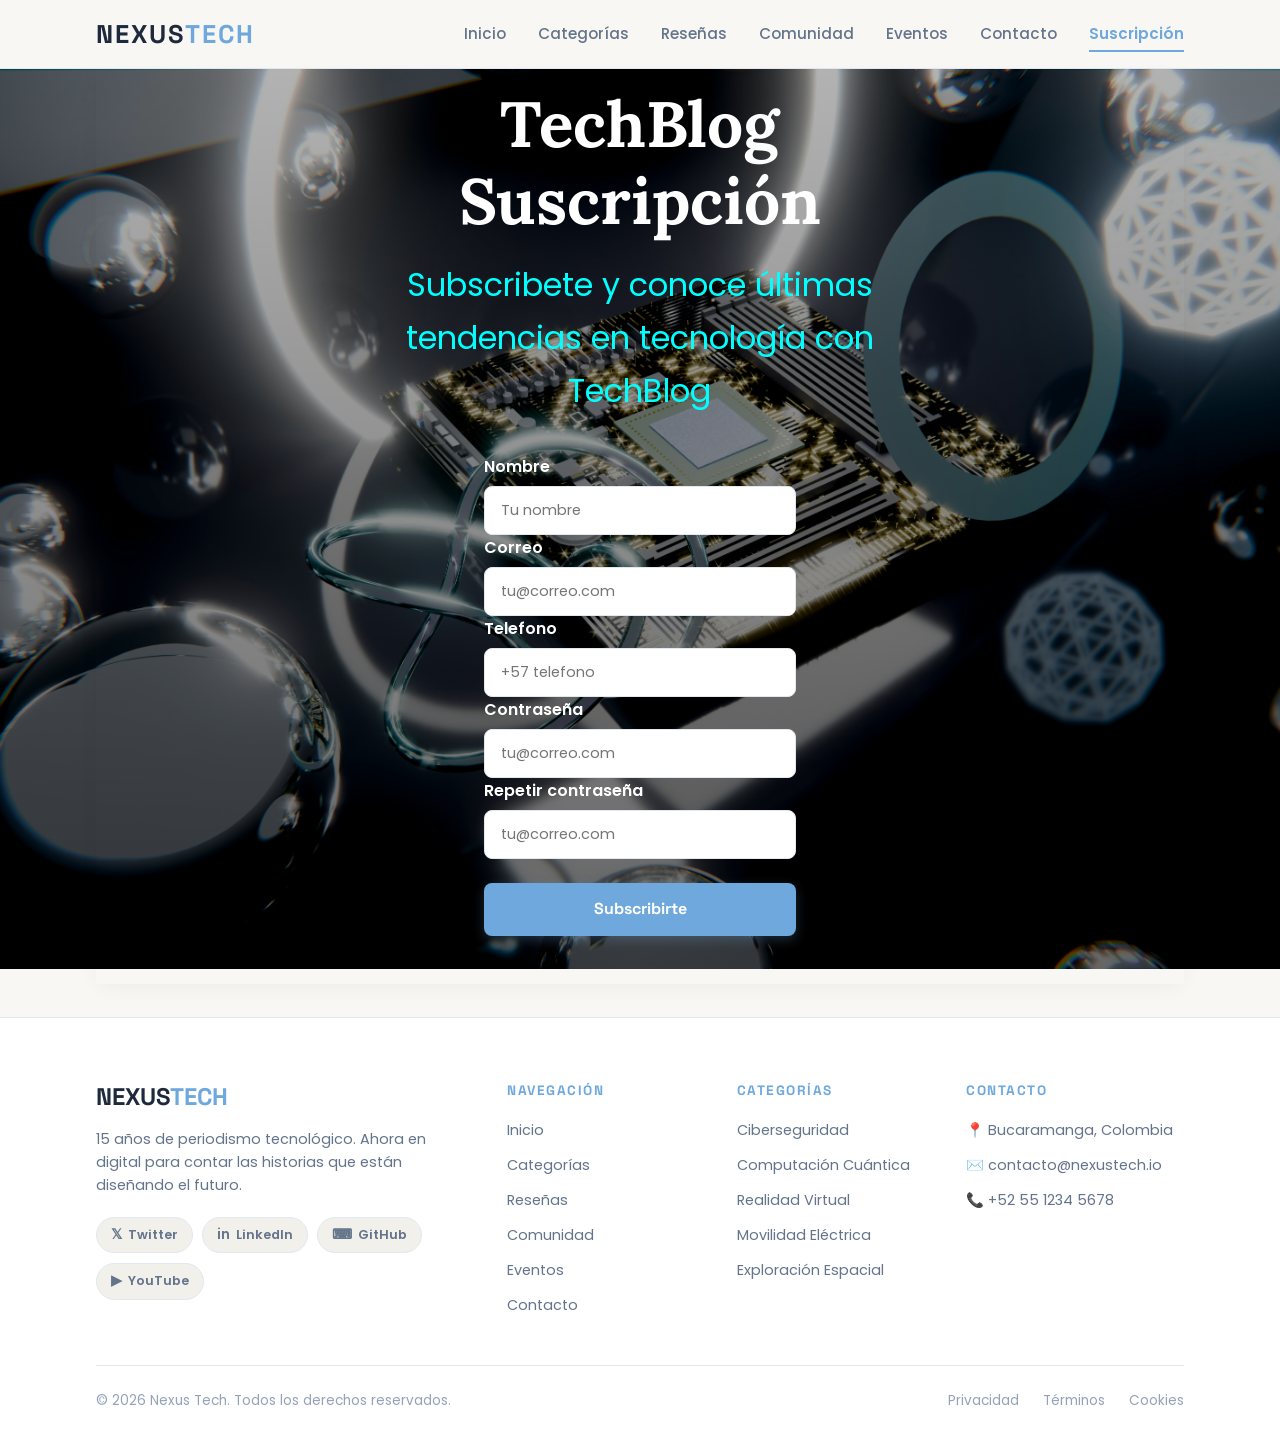
<file: pages/landing.html>
<!DOCTYPE html>
<html lang="en">
<head>
    <meta charset="UTF-8">
    <meta name="viewport" content="width=device-width, initial-scale=1.0">
    <link rel="stylesheet" href="../css/main.css">
    <link rel="stylesheet" href="../css/style.css">
    <link rel="stylesheet" href="/css/landing.css">
    <title>Document</title>
</head>
<body>
    <header class="main-header">
        <div class="main-header__container">
            <div class="logo">
                <a href="index.html" class="logo__link">
                    <h1 class="logo__title">NEXUS<span class="logo__title--accent">TECH</span></h1>
                </a>
            </div>

            <input type="checkbox" id="menu-toggle" class="main-header__checkbox">
            <label for="menu-toggle" class="main-header__toggle" aria-label="Abrir menú">
                <span></span>
                <span></span>
                <span></span>
            </label>

            <nav class="navbar">
                <ul class="navbar__list">
                    <li class="navbar__item">
                        <a href="../index.html" class="navbar__link">Inicio</a>
                    </li>
                    <li class="navbar__item">
                        <a href="categorias.html" class="navbar__link">Categorías</a>
                    </li>
                    <li class="navbar__item">
                        <a href="resenas.html" class="navbar__link">Reseñas</a>
                    </li>
                    <li class="navbar__item">
                        <a href="comunidad.html" class="navbar__link">Comunidad</a>
                    </li>
                    <li class="navbar__item">
                        <a href="eventos.html" class="navbar__link">Eventos</a>
                    </li>
                    <li class="navbar__item">
                        <a href="contacto.html" class="navbar__link">Contacto</a>
                    </li>
                    <li class="navbar__item">
                        <a href="landing.html" class="navbar__link navbar__link--active">Suscripción</a>
                    </li>
                </ul>
            </nav>
        </div>
    </header>
    <!--- HERO SECTION --->

    <!-------- Seccion del banner --------->
        <section class="hero">
            <div class="banner-supscription">
                <div class="banner__firstSection-sub">
                    <h1 class="banner__title">TechBlog Suscripción</h1>
                    <p class="banner__description">Subscribete y conoce últimas tendencias en tecnología con TechBlog</p>
                </div>
                <div class="banner__secondSection">
                    <div class="form">
                        <form class="register-form">
                            <div class="form-group">
                                <label for="name" class="form-group__label">Nombre</label>
                                <input type="text" id="name" class="form-group__input" placeholder="Tu nombre" required>
                            </div>
                            <div class="form-group">
                                <label for="email" class="form-group__label">Correo</label>
                                <input type="email" id="email" class="form-group__input" placeholder="tu@correo.com" required>
                            </div>
                            <div class="form-group">
                                <label for="email" class="form-group__label">Telefono</label>
                                <input type="email" id="email" class="form-group__input" placeholder="+57 telefono" required>
                            </div>
                            <div class="form-group">
                                <label for="password" class="form-group__label">Contraseña</label>
                                <input type="email" id="email" class="form-group__input" placeholder="tu@correo.com" required>
                            </div>
                            <div class="form-group">
                                <label for="password" class="form-group__label">Repetir contraseña</label>
                                <input type="email" id="email" class="form-group__input" placeholder="tu@correo.com" required>
                            </div>
                            <button type="submit" class="submit-btn">Subscribirte</button>
                        </form>
                    </div>
                </div>
            </div>
        </section>

    <footer class="main-footer">
        <div class="footer-grid">
            <div class="footer-grid__section-one">
                <h2 class="footer-grid__brand">NEXUS<span class="footer-grid__brand--accent">TECH</span></h2>
                <p class="footer-grid__description">15 años de periodismo tecnológico. Ahora en digital para contar las historias que están diseñando el futuro.</p>
                <div class="footer-socials">
                    <a href="#" class="footer-socials__link" aria-label="Twitter">
                        <span class="footer-socials__icon">𝕏</span>
                        <span class="footer-socials__name">Twitter</span>
                    </a>
                    <a href="#" class="footer-socials__link" aria-label="LinkedIn">
                        <span class="footer-socials__icon">in</span>
                        <span class="footer-socials__name">LinkedIn</span>
                    </a>
                    <a href="#" class="footer-socials__link" aria-label="GitHub">
                        <span class="footer-socials__icon">⌨</span>
                        <span class="footer-socials__name">GitHub</span>
                    </a>
                    <a href="#" class="footer-socials__link" aria-label="YouTube">
                        <span class="footer-socials__icon">▶</span>
                        <span class="footer-socials__name">YouTube</span>
                    </a>
                </div>
            </div>
            <div class="footer-grid__section-list">
                <h4 class="footer-grid__title">NAVEGACIÓN</h4>
                <a href="../index.html" class="footer-grid__link">Inicio</a>
                <a href="categorias.html" class="footer-grid__link">Categorías</a>
                <a href="resenas.html" class="footer-grid__link">Reseñas</a>
                <a href="comunidad.html" class="footer-grid__link">Comunidad</a>
                <a href="eventos.html" class="footer-grid__link">Eventos</a>
                <a href="contacto.html" class="footer-grid__link">Contacto</a>
            </div>
            <div class="footer-grid__section-list">
                <h4 class="footer-grid__title">CATEGORÍAS</h4>
                <a href="categorias.html" class="footer-grid__link">Ciberseguridad</a>
                <a href="categorias.html" class="footer-grid__link">Computación Cuántica</a>
                <a href="categorias.html" class="footer-grid__link">Realidad Virtual</a>
                <a href="categorias.html" class="footer-grid__link">Movilidad Eléctrica</a>
                <a href="categorias.html" class="footer-grid__link">Exploración Espacial</a>
            </div>
            <div class="footer-grid__section-list">
                <h4 class="footer-grid__title">CONTACTO</h4>
                <p class="footer-grid__info">📍 Bucaramanga, Colombia</p>
                <p class="footer-grid__info">✉️ contacto@nexustech.io</p>
                <p class="footer-grid__info">📞 +52 55 1234 5678</p>
            </div>
        </div>
        <div class="footer-bottom">
            <p>© 2026 Nexus Tech. Todos los derechos reservados.</p>
            <div class="footer-bottom__info">
                <a href="#" class="footer-bottom__link">Privacidad</a>
                <a href="#" class="footer-bottom__link">Términos</a>
                <a href="#" class="footer-bottom__link">Cookies</a>
            </div>
        </div>
    </footer>
</body>
</html>
</file>
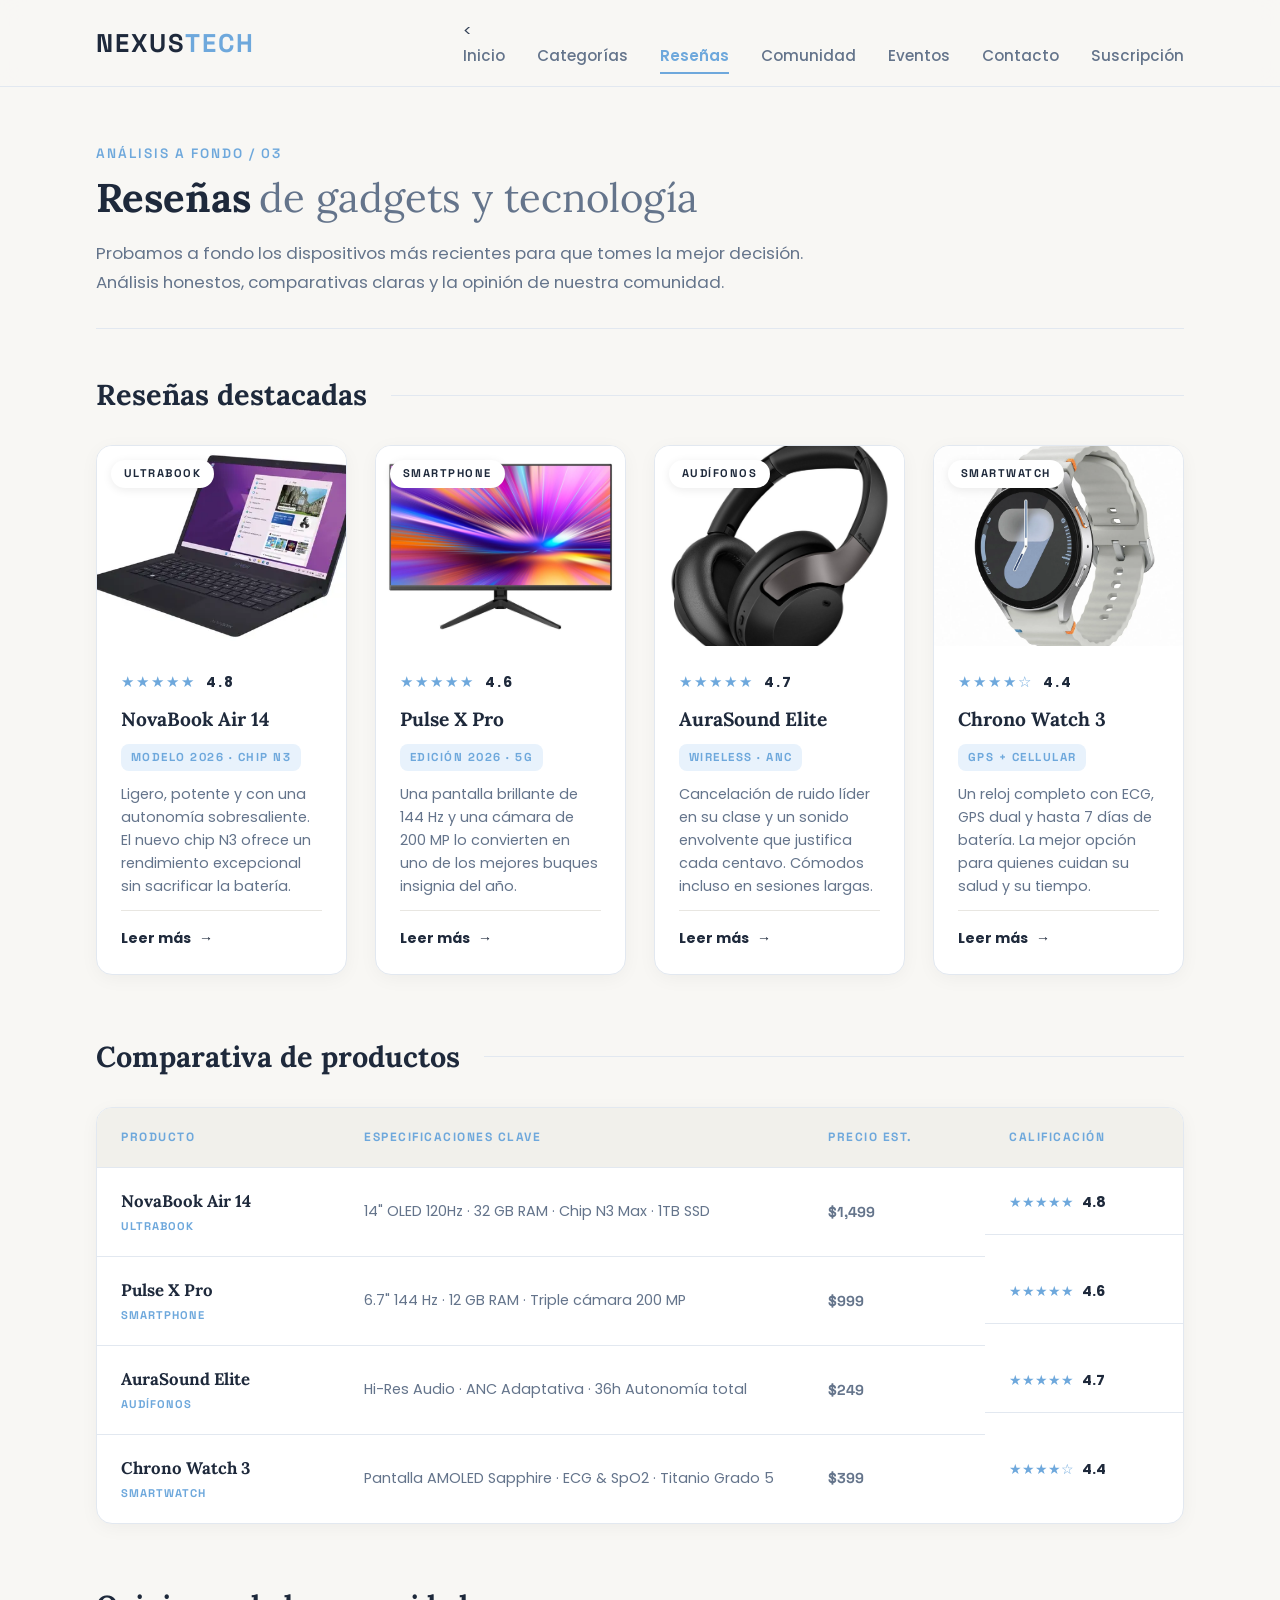
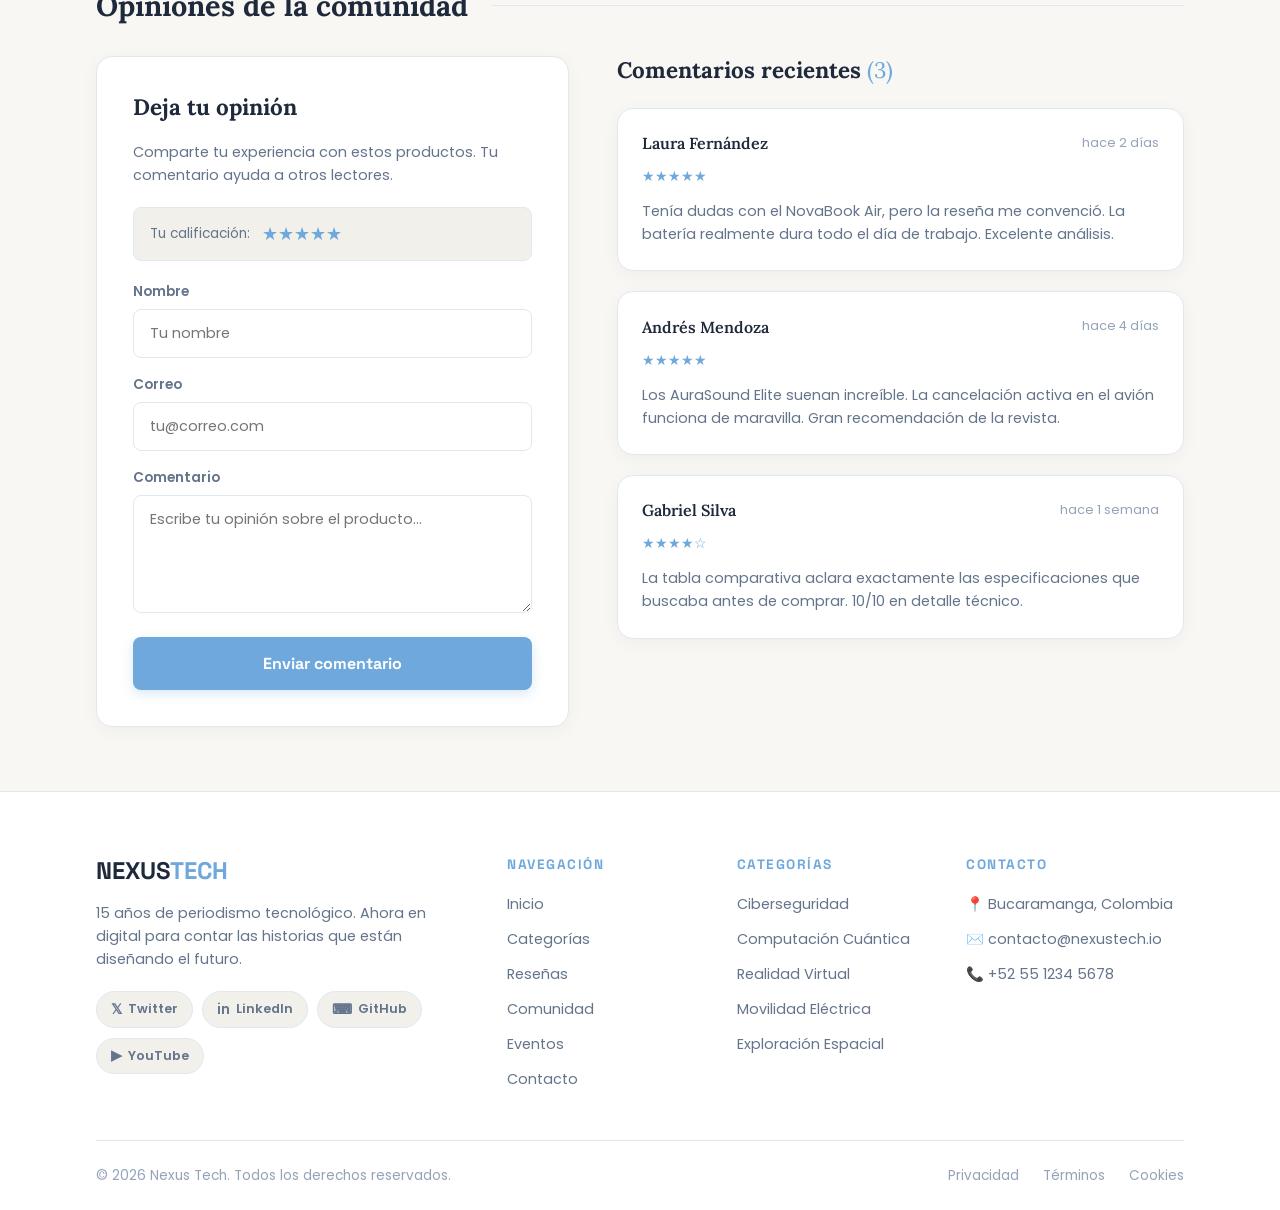
<file: pages/resenas.html>
<!DOCTYPE html>
<html lang="es">

<head>
    <meta charset="UTF-8">
    <meta name="viewport" content="width=device-width, initial-scale=1.0">
    <meta name="description" content="Reseñas y análisis detallados de gadgets y tecnología en Nexus Tech.">
    <link rel="stylesheet" href="../css/main.css">
    <link rel="stylesheet" href="../css/style.css">
    <link rel="stylesheet" href="../css/resenas.css">
    <title>Nexus Tech | Reseñas</title>
</head>

<body>
    <header class="main-header">
        <div class="main-header__container">
            <div class="logo">
                <a href="../index.html" class="logo__link">
                    <h1 class="logo__title">NEXUS<span class="logo__title--accent">TECH</span></h1>
                </a>
            </div>

            <input type="checkbox" id="menu-toggle" class="main-header__checkbox">
            <label for="menu-toggle" class="main-header__toggle" aria-label="Abrir menú">
                <span></span>
                <span></span>
                <span></span>
            </label>

            <nav class="navbar">
                <<ul class="navbar__list">
                    <li class="navbar__item">
                        <a href="../index.html" class="navbar__link">Inicio</a>
                    </li>
                    <li class="navbar__item">
                        <a href="categorias.html" class="navbar__link">Categorías</a>
                    </li>
                    <li class="navbar__item">
                        <a href="resenas.html" class="navbar__link navbar__link--active">Reseñas</a>
                    </li>
                    <li class="navbar__item">
                        <a href="comunidad.html" class="navbar__link">Comunidad</a>
                    </li>
                    <li class="navbar__item">
                        <a href="eventos.html" class="navbar__link">Eventos</a>
                    </li>
                    <li class="navbar__item">
                        <a href="contacto.html" class="navbar__link">Contacto</a>
                    </li>
                    <li class="navbar__item">
                        <a href="landing.html" class="navbar__link">Suscripción</a>
                    </li>
                </ul>
            </nav>
        </div>
    </header>

    <main>
        <!-------- Seccion del title header --------->
        <section>
            <div class="header-titles">
                <p class="header-titles__subtitle">Análisis a fondo / 03</p>
                <h1 class="header-titles__title">Reseñas <span class="header-titles__title-light">de gadgets y tecnología</span></h1>
                <p class="header-titles__description">Probamos a fondo los dispositivos más recientes para que tomes la mejor decisión. Análisis honestos, comparativas claras y la opinión de nuestra comunidad.</p>
            </div>
        </section>

        <!-------- Seccion reseñas destacadas --------->
        <section class="reviews-section">
            <div class="header-second-title">
                <h2>Reseñas destacadas</h2>
            </div>

            <div class="all-articles-grid reviews-grid">
                <!-- Review Card 1 -->
                <article class="grid-cards__card review-card">
                    <picture class="grid-cards__picture">
                        <span class="grid-cards__badge">Ultrabook</span>
                        <img src="../assets/img/notebook.webp" alt="NovaBook Air 14" class="grid-cards__img">
                    </picture>
                    <div class="grid-cards__info">
                        <div class="review-card__stars">★★★★★ <span class="review-card__score">4.8</span></div>
                        <h3 class="grid-cards__title">NovaBook Air 14</h3>
                        <p class="review-card__subtitle">MODELO 2026 · CHIP N3</p>
                        <p class="grid-cards_description">Ligero, potente y con una autonomía sobresaliente. El nuevo chip N3 ofrece un rendimiento excepcional sin sacrificar la batería.</p>
                        <a href="#" class="grid-cards__link">Leer más <span class="section-header__arrow">→</span></a>
                    </div>
                </article>

                <!-- Review Card 2 -->
                <article class="grid-cards__card review-card">
                    <picture class="grid-cards__picture">
                        <span class="grid-cards__badge">Smartphone</span>
                        <img src="../assets/img/pulse.jpg" alt="Pulse X Pro" class="grid-cards__img">
                    </picture>
                    <div class="grid-cards__info">
                        <div class="review-card__stars">★★★★★ <span class="review-card__score">4.6</span></div>
                        <h3 class="grid-cards__title">Pulse X Pro</h3>
                        <p class="review-card__subtitle">EDICIÓN 2026 · 5G</p>
                        <p class="grid-cards_description">Una pantalla brillante de 144 Hz y una cámara de 200 MP lo convierten en uno de los mejores buques insignia del año.</p>
                        <a href="#" class="grid-cards__link">Leer más <span class="section-header__arrow">→</span></a>
                    </div>
                </article>

                <!-- Review Card 3 -->
                <article class="grid-cards__card review-card">
                    <picture class="grid-cards__picture">
                        <span class="grid-cards__badge">Audífonos</span>
                        <img src="../assets/img/audifonos.jpg" alt="AuraSound Elite" class="grid-cards__img">
                    </picture>
                    <div class="grid-cards__info">
                        <div class="review-card__stars">★★★★★ <span class="review-card__score">4.7</span></div>
                        <h3 class="grid-cards__title">AuraSound Elite</h3>
                        <p class="review-card__subtitle">WIRELESS · ANC</p>
                        <p class="grid-cards_description">Cancelación de ruido líder en su clase y un sonido envolvente que justifica cada centavo. Cómodos incluso en sesiones largas.</p>
                        <a href="#" class="grid-cards__link">Leer más <span class="section-header__arrow">→</span></a>
                    </div>
                </article>

                <!-- Review Card 4 -->
                <article class="grid-cards__card review-card">
                    <picture class="grid-cards__picture">
                        <span class="grid-cards__badge">Smartwatch</span>
                        <img src="../assets/img/smartwatch.webp" alt="Chrono Watch 3" class="grid-cards__img">
                    </picture>
                    <div class="grid-cards__info">
                        <div class="review-card__stars">★★★★☆ <span class="review-card__score">4.4</span></div>
                        <h3 class="grid-cards__title">Chrono Watch 3</h3>
                        <p class="review-card__subtitle">GPS + CELLULAR</p>
                        <p class="grid-cards_description">Un reloj completo con ECG, GPS dual y hasta 7 días de batería. La mejor opción para quienes cuidan su salud y su tiempo.</p>
                        <a href="#" class="grid-cards__link">Leer más <span class="section-header__arrow">→</span></a>
                    </div>
                </article>
            </div>
        </section>

        <!-------- Seccion comparativa de productos --------->
        <section class="comparison-section">
            <div class="header-second-title">
                <h2>Comparativa de productos</h2>
            </div>

            <div class="table-container">
                <table class="table-container__products">
                    <thead>
                        <tr>
                            <th>PRODUCTO</th>
                            <th>ESPECIFICACIONES CLAVE</th>
                            <th>PRECIO EST.</th>
                            <th>CALIFICACIÓN</th>
                        </tr>
                    </thead>
                    <tbody>
                        <tr>
                            <td class="product-cell">
                                <strong class="product-cell__name">NovaBook Air 14</strong>
                                <span class="product-cell__category">ULTRABOOK</span>
                            </td>
                            <td class="specs-cell">14" OLED 120Hz · 32 GB RAM · Chip N3 Max · 1TB SSD</td>
                            <td class="product-cell__price">$1,499</td>
                            <td class="product-cell__rating">
                                <span class="rating__stars">★★★★★</span>
                                <span class="rating__score">4.8</span>
                            </td>
                        </tr>
                        <tr>
                            <td class="product-cell">
                                <strong class="product-cell__name">Pulse X Pro</strong>
                                <span class="product-cell__category">SMARTPHONE</span>
                            </td>
                            <td class="specs-cell">6.7" 144 Hz · 12 GB RAM · Triple cámara 200 MP</td>
                            <td class="product-cell__price">$999</td>
                            <td class="product-cell__rating">
                                <span class="rating__stars">★★★★★</span>
                                <span class="rating__score">4.6</span>
                            </td>
                        </tr>
                        <tr>
                            <td class="product-cell">
                                <strong class="product-cell__name">AuraSound Elite</strong>
                                <span class="product-cell__category">AUDÍFONOS</span>
                            </td>
                            <td class="specs-cell">Hi-Res Audio · ANC Adaptativa · 36h Autonomía total</td>
                            <td class="product-cell__price">$249</td>
                            <td class="product-cell__rating">
                                <span class="rating__stars">★★★★★</span>
                                <span class="rating__score">4.7</span>
                            </td>
                        </tr>
                        <tr>
                            <td class="product-cell">
                                <strong class="product-cell__name">Chrono Watch 3</strong>
                                <span class="product-cell__category">SMARTWATCH</span>
                            </td>
                            <td class="specs-cell">Pantalla AMOLED Sapphire · ECG & SpO2 · Titanio Grado 5</td>
                            <td class="product-cell__price">$399</td>
                            <td class="product-cell__rating">
                                <span class="rating__stars">★★★★☆</span>
                                <span class="rating__score">4.4</span>
                            </td>
                        </tr>
                    </tbody>
                </table>
            </div>
        </section>

        <!-------- Seccion Opiniones de la comunidad --------->
        <section class="opinions-section">
            <div class="header-second-title">
                <h2>Opiniones de la comunidad</h2>
            </div>

            <div class="opinions-container">
                <div class="opinions-container__section-left">
                    <h3 class="form-title">Deja tu opinión</h3>
                    <p class="form-subtitle">Comparte tu experiencia con estos productos. Tu comentario ayuda a otros lectores.</p>

                    <div class="section-left__qualification">
                        <span class="qualification__score">Tu calificación:</span>
                        <span class="qualification__stars">★★★★★</span>
                    </div>

                    <form class="comment-form">
                        <div class="form-group">
                            <label for="name" class="form-group__label">Nombre</label>
                            <input type="text" id="name" class="form-group__input" placeholder="Tu nombre" required>
                        </div>
                        <div class="form-group">
                            <label for="email" class="form-group__label">Correo</label>
                            <input type="email" id="email" class="form-group__input" placeholder="tu@correo.com" required>
                        </div>
                        <div class="form-group">
                            <label for="opinion" class="form-group__label">Comentario</label>
                            <textarea id="opinion" class="form-group__textarea" placeholder="Escribe tu opinión sobre el producto..." rows="4" required></textarea>
                        </div>
                        <button type="submit" class="submit-btn">Enviar comentario</button>
                    </form>
                </div>

                <div class="opinions-container__section-right">
                    <h3 class="comments-title">Comentarios recientes <span class="comments-title__light">(3)</span></h3>

                    <div class="comments">
                        <div class="comments-card">
                            <div class="comments-card__header">
                                <h4 class="card__header-title">Laura Fernández</h4>
                                <span class="card__header-date">hace 2 días</span>
                            </div>
                            <div class="comments_stars">★★★★★</div>
                            <p class="comments__text">Tenía dudas con el NovaBook Air, pero la reseña me convenció. La batería realmente dura todo el día de trabajo. Excelente análisis.</p>
                        </div>

                        <div class="comments-card">
                            <div class="comments-card__header">
                                <h4 class="card__header-title">Andrés Mendoza</h4>
                                <span class="card__header-date">hace 4 días</span>
                            </div>
                            <div class="comments_stars">★★★★★</div>
                            <p class="comments__text">Los AuraSound Elite suenan increíble. La cancelación activa en el avión funciona de maravilla. Gran recomendación de la revista.</p>
                        </div>

                        <div class="comments-card">
                            <div class="comments-card__header">
                                <h4 class="card__header-title">Gabriel Silva</h4>
                                <span class="card__header-date">hace 1 semana</span>
                            </div>
                            <div class="comments_stars">★★★★☆</div>
                            <p class="comments__text">La tabla comparativa aclara exactamente las especificaciones que buscaba antes de comprar. 10/10 en detalle técnico.</p>
                        </div>
                    </div>
                </div>
            </div>
        </section>
    </main>

    <footer class="main-footer">
        <div class="footer-grid">
            <div class="footer-grid__section-one">
                <h2 class="footer-grid__brand">NEXUS<span class="footer-grid__brand--accent">TECH</span></h2>
                <p class="footer-grid__description">15 años de periodismo tecnológico. Ahora en digital para contar las historias que están diseñando el futuro.</p>
                <div class="footer-socials">
                    <a href="#" class="footer-socials__link" aria-label="Twitter">
                        <span class="footer-socials__icon">𝕏</span>
                        <span class="footer-socials__name">Twitter</span>
                    </a>
                    <a href="#" class="footer-socials__link" aria-label="LinkedIn">
                        <span class="footer-socials__icon">in</span>
                        <span class="footer-socials__name">LinkedIn</span>
                    </a>
                    <a href="#" class="footer-socials__link" aria-label="GitHub">
                        <span class="footer-socials__icon">⌨</span>
                        <span class="footer-socials__name">GitHub</span>
                    </a>
                    <a href="#" class="footer-socials__link" aria-label="YouTube">
                        <span class="footer-socials__icon">▶</span>
                        <span class="footer-socials__name">YouTube</span>
                    </a>
                </div>
            </div>
            <div class="footer-grid__section-list">
                <h4 class="footer-grid__title">NAVEGACIÓN</h4>
                <a href="../index.html" class="footer-grid__link">Inicio</a>
                <a href="categorias.html" class="footer-grid__link">Categorías</a>
                <a href="resenas.html" class="footer-grid__link">Reseñas</a>
                <a href="comunidad.html" class="footer-grid__link">Comunidad</a>
                <a href="eventos.html" class="footer-grid__link">Eventos</a>
                <a href="contacto.html" class="footer-grid__link">Contacto</a>
            </div>
            <div class="footer-grid__section-list">
                <h4 class="footer-grid__title">CATEGORÍAS</h4>
                <a href="categorias.html" class="footer-grid__link">Ciberseguridad</a>
                <a href="categorias.html" class="footer-grid__link">Computación Cuántica</a>
                <a href="categorias.html" class="footer-grid__link">Realidad Virtual</a>
                <a href="categorias.html" class="footer-grid__link">Movilidad Eléctrica</a>
                <a href="categorias.html" class="footer-grid__link">Exploración Espacial</a>
            </div>
            <div class="footer-grid__section-list">
                <h4 class="footer-grid__title">CONTACTO</h4>
                <p class="footer-grid__info">📍 Bucaramanga, Colombia</p>
                <p class="footer-grid__info">✉️ contacto@nexustech.io</p>
                <p class="footer-grid__info">📞 +52 55 1234 5678</p>
            </div>
        </div>
        <div class="footer-bottom">
            <p>© 2026 Nexus Tech. Todos los derechos reservados.</p>
            <div class="footer-bottom__info">
                <a href="#" class="footer-bottom__link">Privacidad</a>
                <a href="#" class="footer-bottom__link">Términos</a>
                <a href="#" class="footer-bottom__link">Cookies</a>
            </div>
        </div>
    </footer>
</body>

</html>
</file>
<file: css/main.css>
@import url('https://fonts.googleapis.com/css2?family=Lora:ital,wght@0,400..700;1,400..700&family=Poppins:wght@300;400;500;600;700&family=Space+Grotesk:wght@400;500;600;700&display=swap');

:root {
    /* Color Palette */
    --bg-page: #f8f7f4;
    --bg-card: #ffffff;
    --bg-card-hover: #ffffff;
    --bg-surface: #f1f0eb;
    --bg-input: #ffffff;

    /* Pastel Blue */
    --accent-primary: #6ea8dc;
    --accent-primary-hover: #5a96cc;
    --accent-soft-blue: #e8f2fc;
    --accent-blue-glow: rgba(110, 168, 220, 0.25);
    --accent-purple: #8b5cf6;

    /* Neutral Text */
    --text-heading: #1e293b;
    --text-primary: #334155;
    --text-secondary: #64748b;
    --text-muted: #94a3b8;

    /* Borders & Shadow */
    --border-color: #e2e8f0;
    --border-subtle: #e8e6e1;
    --glass-bg: rgba(248, 247, 244, 0.9);
    --glass-border: rgba(0, 0, 0, 0.08);

    /* Fonts */
    --font-heading: 'Lora', Georgia, serif;
    --font-sans: 'Space Grotesk', 'Poppins', sans-serif;
    --font-body: 'Poppins', sans-serif;

    /* Radii & Shadows */
    --radius-sm: 8px;
    --radius-md: 12px;
    --radius-lg: 16px;
    --radius-full: 9999px;

    --shadow-card: 0 4px 20px -2px rgba(0, 0, 0, 0.05);
    --shadow-hover: 0 12px 25px -4px rgba(0, 0, 0, 0.09);

    /* Transitions */
    --transition-fast: 0.2s cubic-bezier(0.4, 0, 0.2, 1);
    --transition-normal: 0.3s cubic-bezier(0.4, 0, 0.2, 1);
}

/* CSS Reset */
*,
*::before,
*::after {
    box-sizing: border-box;
    margin: 0;
    padding: 0;
}

html {
    scroll-behavior: smooth;
}

body {
    background-color: var(--bg-page);
    color: var(--text-primary);
    font-family: var(--font-body);
    line-height: 1.6;
    overflow-x: hidden;
    min-height: 100vh;
}

h1,
h2,
h3,
h4,
h5,
h6 {
    font-family: var(--font-heading);
    color: var(--text-heading);
    line-height: 1.25;
}

a {
    color: inherit;
    text-decoration: none;
    transition: color var(--transition-fast);
}

img {
    max-width: 100%;
    height: auto;
    display: block;
}

ul,
ol {
    list-style: none;
}

button,
input,
select,
textarea {
    font: inherit;
    color: inherit;
}
</file>
<file: css/style.css>
/* MAIN HEADER & NAVIGATION */
.main-header {
    position: sticky;
    top: 0;
    z-index: 100;
    background-color: var(--glass-bg);
    backdrop-filter: blur(12px);
    -webkit-backdrop-filter: blur(12px);
    border-bottom: 1px solid var(--border-color);
    padding: 1.1rem 0;
    transition: all var(--transition-normal);
}

.main-header__container {
    width: 85vw;
    max-width: 1280px;
    margin: 0 auto;
    display: flex;
    justify-content: space-between;
    align-items: center;
}

.logo__link {
    display: inline-block;
    text-decoration: none;
}

.logo__title {
    font-size: 1.6rem;
    font-weight: 800;
    letter-spacing: 2px;
    color: var(--text-heading);
    font-family: var(--font-sans);
}

.logo__title--accent {
    color: var(--accent-primary);
}

.navbar__list {
    display: flex;
    align-items: center;
    gap: 2rem;
}

.navbar__link {
    font-size: 0.95rem;
    font-weight: 500;
    color: var(--text-secondary);
    position: relative;
    padding: 0.5rem 0;
    text-decoration: none;
    transition: color var(--transition-fast);
}

.navbar__link::after {
    content: '';
    position: absolute;
    bottom: 0;
    left: 0;
    width: 0%;
    height: 2px;
    background-color: var(--accent-primary);
    transition: width var(--transition-fast);
}

.navbar__link:hover,
.navbar__link--active {
    color: var(--accent-primary);
    font-weight: 600;
}

.navbar__link:hover::after,
.navbar__link--active::after {
    width: 100%;
}

/* Mobile Toggle Hamburger (CSS-Only) */
.main-header__checkbox {
    display: none;
}

.main-header__toggle {
    display: none;
}

/* GLOBAL HEADERS (.header-titles)*/
.header-titles {
    width: 85vw;
    max-width: 1280px;
    margin: 3.5rem auto 2.5rem;
    padding-bottom: 2rem;
    border-bottom: 1px solid var(--border-color);
}

.header-titles__subtitle {
    font-size: 0.85rem;
    font-weight: 600;
    color: var(--accent-primary);
    text-transform: uppercase;
    letter-spacing: 2px;
    margin-bottom: 0.5rem;
    font-family: var(--font-sans);
}

.header-titles__title {
    font-size: 2.5rem;
    font-weight: 700;
    color: var(--text-heading);
    display: flex;
    flex-wrap: wrap;
    align-items: center;
    gap: 0.5rem;
    margin-bottom: 1rem;
    font-family: var(--font-heading);
}

.header-titles__title-light {
    color: var(--text-secondary);
    font-weight: 400;
}

.header-titles__description {
    font-size: 1.05rem;
    color: var(--text-secondary);
    max-width: 720px;
    line-height: 1.7;
}

/* Sub-heading with line divider */
.header-second-title {
    width: 85vw;
    max-width: 1280px;
    margin: 3rem auto 2rem;
    display: flex;
    align-items: center;
    gap: 1.5rem;
}

.header-second-title h2 {
    font-size: 1.8rem;
    font-weight: 700;
    color: var(--text-heading);
    white-space: nowrap;
    font-family: var(--font-heading);
}

.header-second-title::after {
    content: '';
    flex-grow: 1;
    height: 1px;
    background: var(--border-color);
}

/* BANER SECTION*/
.hero-section {
    padding: 2.5rem 0 1.5rem;
}

.banner {
    width: 85vw;
    max-width: 1280px;
    margin: 0 auto;
    display: flex;
    background: var(--bg-card);
    border: 1px solid var(--border-color);
    border-radius: var(--radius-lg);
    overflow: hidden;
    box-shadow: var(--shadow-card);
    transition: box-shadow var(--transition-normal);
}

.banner:hover {
    box-shadow: var(--shadow-hover);
}

.banner__firstSection {
    width: 55%;
    padding: 3.5rem;
    display: flex;
    flex-direction: column;
    justify-content: center;
    gap: 1.25rem;
    border-right: 1px solid var(--border-color);
}

.banner__badge {
    align-self: flex-start;
    padding: 0.35rem 0.85rem;
    background: var(--accent-soft-blue);
    color: var(--accent-primary);
    border-radius: var(--radius-full);
    font-size: 0.75rem;
    font-weight: 700;
    letter-spacing: 1.5px;
    text-transform: uppercase;
    font-family: var(--font-sans);
}

.banner__title {
    font-size: 2.5rem;
    font-weight: 700;
    color: var(--text-heading);
    line-height: 1.2;
    font-family: var(--font-heading);
}

.banner__description {
    font-size: 1.05rem;
    color: var(--text-secondary);
    line-height: 1.65;
}

.banner__buttons {
    display: flex;
    gap: 1rem;
    margin-top: 0.75rem;
}

.banner__btn {
    display: inline-flex;
    align-items: center;
    justify-content: center;
    padding: 0.85rem 1.75rem;
    border-radius: var(--radius-sm);
    font-size: 0.95rem;
    font-weight: 600;
    cursor: pointer;
    transition: all var(--transition-normal);
    text-align: center;
    font-family: var(--font-sans);
    text-decoration: none;
}

.banner__btn--primary {
    background-color: var(--accent-primary);
    color: #ffffff;
    box-shadow: 0 4px 12px var(--accent-blue-glow);
}

.banner__btn--primary:hover {
    background-color: var(--accent-primary-hover);
    transform: translateY(-2px);
    box-shadow: 0 6px 16px rgba(110, 168, 220, 0.4);
    color: #ffffff;
}

.banner__btn--secondary {
    background: var(--bg-surface);
    color: var(--text-heading);
    border: 1px solid var(--border-color);
}

.banner__btn--secondary:hover {
    background: var(--border-color);
    transform: translateY(-2px);
}

.banner__secondSection {
    width: 45%;
    padding: 1.25rem;
    display: flex;
    align-items: stretch;
}

.secondSection_card {
    width: 100%;
    height: 100%;
    background-color: var(--bg-card);
    border-radius: var(--radius-md);
    overflow: hidden;
    border: 1px solid var(--border-color);
    display: flex;
    flex-direction: column;
    transition: transform var(--transition-normal);
}

.secondSection_card:hover {
    transform: translateY(-3px);
}

.secondSection_card picture {
    width: 100%;
    height: 100%;
    display: flex;
    flex-grow: 1;
    overflow: hidden;
}

.secondSection__img {
    width: 100%;
    height: 100%;
    min-height: 280px;
    object-fit: cover;
    object-position: center;
    transform: scale(1.18);
    transition: transform var(--transition-normal);
    display: block;
}

.secondSection_card:hover .secondSection__img {
    transform: scale(1.23);
}

.secondSection__content {
    padding: 1.5rem;
    display: flex;
    flex-direction: column;
    gap: 0.5rem;
    justify-content: center;
    background: var(--bg-card);
    border-top: 1px solid var(--border-subtle);
}

.secondSection__tag {
    font-size: 0.72rem;
    font-weight: 700;
    color: var(--accent-primary);
    letter-spacing: 1.5px;
    text-transform: uppercase;
    font-family: var(--font-sans);
}

.secondSection__title {
    font-size: 1.25rem;
    font-weight: 700;
    color: var(--text-heading);
    line-height: 1.35;
    font-family: var(--font-heading);
}

/* ARTICLES SECTION*/
.featured-section {
    padding: 3rem 0 5rem;
}

.articles-section {
    width: 85vw;
    max-width: 1280px;
    margin: 0 auto;
}

.section-header {
    margin-bottom: 2.5rem;
}

.section-header__subtitle {
    font-size: 0.85rem;
    font-weight: 600;
    color: var(--accent-primary);
    text-transform: uppercase;
    letter-spacing: 2px;
    font-family: var(--font-sans);
}

.section-header__title-group {
    display: flex;
    justify-content: space-between;
    align-items: flex-end;
    margin-top: 0.5rem;
}

.section-header__title {
    font-size: 2.2rem;
    font-weight: 700;
    font-family: var(--font-heading);
}

.section-header__title--light {
    color: var(--text-secondary);
    font-weight: 400;
    margin-left: 0.5rem;
}

.section-header__link {
    display: inline-flex;
    align-items: center;
    gap: 0.5rem;
    font-size: 0.95rem;
    font-weight: 600;
    color: var(--accent-primary);
    text-decoration: none;
}

.section-header__link:hover .section-header__arrow {
    transform: translateX(5px);
}

.section-header__arrow {
    transition: transform var(--transition-fast);
}

/* Grid Cards System */
.grid-cards {
    display: grid;
    grid-template-columns: repeat(3, 1fr);
    gap: 2rem;
    align-items: start;
}

.grid-cards__card {
    background: var(--bg-card);
    border: 1px solid var(--border-color);
    border-radius: var(--radius-lg);
    overflow: hidden;
    display: flex;
    flex-direction: column;
    box-shadow: var(--shadow-card);
    transition: all var(--transition-normal);
    position: relative;
}

.grid-cards__card:hover {
    transform: translateY(-6px);
    box-shadow: var(--shadow-hover);
    border-color: var(--accent-primary);
}

.grid-cards__picture {
    position: relative;
    width: 100%;
    overflow: hidden;
}

.grid-cards__img {
    width: 100%;
    height: 220px;
    object-fit: cover;
    transition: transform var(--transition-normal);
}

.grid-cards__card:hover .grid-cards__img {
    transform: scale(1.05);
}

/* Image Badge Pills */
.grid-cards__badge {
    position: absolute;
    top: 14px;
    left: 14px;
    background: #ffffff;
    color: var(--text-heading);
    font-size: 0.7rem;
    font-weight: 700;
    padding: 0.3rem 0.8rem;
    border-radius: var(--radius-full);
    text-transform: uppercase;
    letter-spacing: 1.5px;
    box-shadow: 0 2px 10px rgba(0, 0, 0, 0.08);
    font-family: var(--font-sans);
    z-index: 2;
}

.grid-cards__info {
    padding: 1.5rem;
    display: flex;
    flex-direction: column;
    flex-grow: 1;
    gap: 0.75rem;
}

.grid-cards__header {
    display: flex;
    align-items: center;
    gap: 0.5rem;
    font-size: 0.8rem;
    color: var(--text-muted);
}

.grid-cards__fecha {
    color: var(--accent-primary);
    font-weight: 600;
}

.grid-cards__autor--light {
    color: var(--text-secondary);
}

.grid-cards__title {
    font-size: 1.2rem;
    font-weight: 700;
    color: var(--text-heading);
    line-height: 1.35;
    font-family: var(--font-heading);
    transition: color var(--transition-fast);
}

.grid-cards__card:hover .grid-cards__title {
    color: var(--accent-primary);
}

.grid-cards_description {
    font-size: 0.9rem;
    color: var(--text-secondary);
    line-height: 1.6;
    padding-bottom: 0.75rem;
    border-bottom: 1px solid var(--border-subtle);
}

.grid-cards__link {
    display: inline-flex;
    align-items: center;
    gap: 0.5rem;
    font-size: 0.88rem;
    font-weight: 700;
    color: var(--text-heading);
    padding-top: 0.25rem;
    text-decoration: none;
}

.grid-cards__link:hover {
    color: var(--accent-primary);
}

/* EXPANDABLE DETAILS COMPONENT */
.grid-cards__details {
    margin-top: 0.5rem;
}

.grid-cards__details summary.grid-cards__link {
    cursor: pointer;
    list-style: none;
    user-select: none;
    display: inline-flex;
    align-items: center;
    gap: 0.5rem;
    font-size: 0.88rem;
    font-weight: 700;
    color: var(--accent-primary);
    transition: color var(--transition-fast);
}

.grid-cards__details summary::-webkit-details-marker,
.grid-cards__details summary::marker {
    display: none;
}

.grid-cards__details summary.grid-cards__link:hover {
    color: var(--accent-primary-hover);
}

.grid-cards__details[open] summary .section-header__arrow {
    transform: rotate(90deg);
}

.grid-cards__expandable-content {
    margin-top: 0.85rem;
    padding: 0.85rem 1rem;
    background: var(--accent-soft-blue);
    border-left: 3px solid var(--accent-primary);
    border-radius: var(--radius-sm);
    font-size: 0.85rem;
    color: var(--text-secondary);
    line-height: 1.65;
    animation: expandFadeIn 0.35s cubic-bezier(0.4, 0, 0.2, 1);
}

.grid-cards__expandable-text strong {
    color: var(--text-heading);
    display: block;
    margin-bottom: 0.4rem;
}

@keyframes expandFadeIn {
    from {
        opacity: 0;
        transform: translateY(-6px);
    }

    to {
        opacity: 1;
        transform: translateY(0);
    }
}

/* FOOTER */
.main-footer {
    background-color: #ffffff;
    border-top: 1px solid var(--border-color);
    margin-top: 3rem;
}

.footer-grid {
    width: 85vw;
    max-width: 1280px;
    margin: 0 auto;
    display: grid;
    grid-template-columns: 2fr 1fr 1fr 1.2fr;
    gap: 3rem;
    padding: 4rem 0 3rem;
    border-bottom: 1px solid var(--border-subtle);
}

.footer-grid__brand {
    font-size: 1.5rem;
    font-weight: 800;
    color: var(--text-heading);
    margin-bottom: 1rem;
    font-family: var(--font-sans);
}

.footer-grid__brand--accent {
    color: var(--accent-primary);
}

.footer-grid__description {
    color: var(--text-secondary);
    font-size: 0.9rem;
    line-height: 1.6;
    max-width: 340px;
}

/* Animated Social Links in Footer */
.footer-socials {
    display: flex;
    gap: 0.6rem;
    margin-top: 1.25rem;
    flex-wrap: wrap;
}

.footer-socials__link {
    display: inline-flex;
    align-items: center;
    gap: 0.4rem;
    padding: 0.4rem 0.85rem;
    background: var(--bg-surface);
    border: 1px solid var(--border-color);
    border-radius: var(--radius-full);
    font-size: 0.8rem;
    font-weight: 600;
    color: var(--text-secondary);
    transition: all 0.3s cubic-bezier(0.4, 0, 0.2, 1);
    text-decoration: none;
}

.footer-socials__link:hover {
    background: var(--accent-primary);
    color: #ffffff;
    border-color: var(--accent-primary);
    transform: translateY(-3px) scale(1.04);
    box-shadow: 0 4px 12px var(--accent-blue-glow);
}

.footer-socials__icon {
    font-size: 0.85rem;
    transition: transform 0.3s ease;
}

.footer-socials__link:hover .footer-socials__icon {
    transform: rotate(10deg);
}

.footer-grid__section-list {
    display: flex;
    flex-direction: column;
    gap: 0.75rem;
}

.footer-grid__title {
    font-size: 0.85rem;
    font-weight: 700;
    color: var(--accent-primary);
    letter-spacing: 1.5px;
    margin-bottom: 0.5rem;
    font-family: var(--font-sans);
}

.footer-grid__link {
    font-size: 0.9rem;
    color: var(--text-secondary);
    transition: all var(--transition-fast);
    text-decoration: none;
}

.footer-grid__link:hover {
    color: var(--accent-primary);
    transform: translateX(4px);
}

.footer-grid__info {
    font-size: 0.9rem;
    color: var(--text-secondary);
}

.footer-bottom {
    width: 85vw;
    max-width: 1280px;
    margin: 0 auto;
    display: flex;
    justify-content: space-between;
    align-items: center;
    padding: 1.5rem 0;
    font-size: 0.85rem;
    color: var(--text-muted);
}

.footer-bottom__info {
    display: flex;
    gap: 1.5rem;
}

.footer-bottom__link {
    color: var(--text-muted);
    text-decoration: none;
}

.footer-bottom__link:hover {
    color: var(--accent-primary);
}

/* RESPONSIVE DESIGN (MEDIA QUERIES) & HAMBURGER MENU*/
@media (max-width: 1024px) {
    .banner {
        flex-direction: column;
    }

    .banner__firstSection,
    .banner__secondSection {
        width: 100%;
    }

    .banner__firstSection {
        padding: 2.5rem;
        border-right: none;
        border-bottom: 1px solid var(--border-color);
    }

    .grid-cards {
        grid-template-columns: repeat(2, 1fr);
    }

    .footer-grid {
        grid-template-columns: 1fr 1fr;
    }
}

/* Mobile & Tablet Header Menu Toggle (< 768px) */
@media (max-width: 768px) {
    .main-header__container {
        width: 90vw;
        position: relative;
    }

    /* Mostrar botón de menú Hamburguesa */
    .main-header__toggle {
        display: flex;
        flex-direction: column;
        justify-content: space-between;
        width: 30px;
        height: 22px;
        cursor: pointer;
        z-index: 120;
        padding: 2px 0;
    }

    .main-header__toggle span {
        display: block;
        height: 3px;
        width: 100%;
        background-color: var(--text-heading);
        border-radius: 3px;
        transition: transform 0.3s cubic-bezier(0.4, 0, 0.2, 1),
            opacity 0.3s cubic-bezier(0.4, 0, 0.2, 1),
            background-color 0.3s ease;
    }

    /* Transformación del ícono a una 'X' al activar la casilla */
    .main-header__checkbox:checked~.main-header__toggle span:nth-child(1) {
        transform: translateY(7px) rotate(45deg);
        background-color: var(--accent-primary);
    }

    .main-header__checkbox:checked~.main-header__toggle span:nth-child(2) {
        opacity: 0;
        transform: translateX(-10px);
    }

    .main-header__checkbox:checked~.main-header__toggle span:nth-child(3) {
        transform: translateY(-7px) rotate(-45deg);
        background-color: var(--accent-primary);
    }

    /* Menú desplegable flotante estilo Card */
    .navbar {
        position: absolute;
        top: calc(100% + 0.8rem);
        left: 0;
        right: 0;
        width: 100%;
        background: #ffffff;
        border: 1px solid var(--border-color);
        border-radius: var(--radius-lg);
        box-shadow: 0 12px 32px rgba(30, 41, 59, 0.14);
        padding: 1.25rem 1.5rem;
        display: flex;
        flex-direction: column;
        opacity: 0;
        visibility: hidden;
        transform: translateY(-12px) scale(0.98);
        transition: opacity 0.35s cubic-bezier(0.4, 0, 0.2, 1),
            transform 0.35s cubic-bezier(0.4, 0, 0.2, 1),
            visibility 0.35s;
        z-index: 110;
    }

    /* Despliegue al estar activo */
    .main-header__checkbox:checked~.navbar {
        opacity: 1;
        visibility: visible;
        transform: translateY(0) scale(1);
    }

    .navbar__list {
        flex-direction: column;
        align-items: stretch;
        gap: 0.5rem;
    }

    .navbar__link {
        display: block;
        padding: 0.75rem 1rem;
        font-size: 1rem;
        font-weight: 600;
        color: var(--text-heading);
        border-radius: var(--radius-md);
        transition: all 0.25s ease;
    }

    .navbar__link::after {
        display: none;
    }

    .navbar__link:hover,
    .navbar__link--active {
        background-color: var(--accent-soft-blue);
        color: var(--accent-primary);
        padding-left: 1.25rem;
    }
}

@media (max-width: 640px) {

    .header-titles,
    .articles-section,
    .banner,
    .main-header__container,
    .footer-grid,
    .footer-bottom {
        width: 92vw;
    }

    .grid-cards {
        grid-template-columns: 1fr;
    }

    .banner__firstSection {
        padding: 1.5rem;
    }

    .banner__title {
        font-size: 1.8rem;
    }

    .footer-grid {
        grid-template-columns: 1fr;
    }
}
</file>
<file: css/categorias.css>
/* CATEGORIES PAGE LAYOUT */
.main-layout {
    width: 85vw;
    max-width: 1280px;
    margin: 2.5rem auto 4rem;
    display: flex;
    gap: 2.5rem;
    align-items: flex-start;
}

/* SIDEBAR FILTERS */
.filter-sidebar {
    width: 280px;
    flex-shrink: 0;
    background: var(--bg-card);
    border: 1px solid var(--border-color);
    border-radius: var(--radius-lg);
    padding: 1.75rem;
    position: sticky;
    top: 90px;
    display: flex;
    flex-direction: column;
    gap: 1.5rem;
    box-shadow: var(--shadow-card);
    transition: all var(--transition-normal);
}

.filter-sidebar__header {
    display: flex;
    align-items: center;
    gap: 0.5rem;
    padding-bottom: 1rem;
    border-bottom: 1px solid var(--border-color);
}

.filter-sidebar__icono-title {
    font-size: 1.25rem;
    font-weight: 800;
    color: var(--accent-primary);
}

.filter-sidebar__title {
    font-size: 1.3rem;
    font-weight: 700;
    color: var(--text-heading);
    font-family: var(--font-heading);
}

.filter-sidebar__group {
    display: flex;
    flex-direction: column;
    gap: 0.85rem;
}

.filter-sidebar__title-categories {
    font-size: 0.75rem;
    font-weight: 700;
    color: var(--accent-primary);
    letter-spacing: 1.5px;
    text-transform: uppercase;
    font-family: var(--font-sans);
}

.filter-option {
    display: flex;
    align-items: center;
    gap: 0.75rem;
    font-size: 0.9rem;
    color: var(--text-secondary);
    cursor: pointer;
    transition: color var(--transition-fast);
}

.filter-option:hover {
    color: var(--text-heading);
}

.filter-option input[type="checkbox"],
.filter-option input[type="radio"] {
    accent-color: var(--accent-primary);
    width: 16px;
    height: 16px;
    cursor: pointer;
}

.filter-option__label {
    flex-grow: 1;
    cursor: pointer;
}

.badge {
    font-size: 0.75rem;
    font-weight: 600;
    background: var(--accent-soft-blue);
    color: var(--accent-primary);
    padding: 0.15rem 0.6rem;
    border-radius: var(--radius-full);
}

.filter-sidebar__button {
    width: 100%;
    padding: 0.8rem;
    background: var(--accent-primary);
    color: #ffffff;
    font-weight: 700;
    font-size: 0.85rem;
    letter-spacing: 1px;
    border: none;
    border-radius: var(--radius-sm);
    cursor: pointer;
    transition: all var(--transition-normal);
    box-shadow: 0 4px 12px var(--accent-blue-glow);
    font-family: var(--font-sans);
    margin-top: 0.5rem;
}

.filter-sidebar__button:hover {
    background: var(--accent-primary-hover);
    transform: translateY(-2px);
}

/* MAIN CONTENT & ARTICLES GRID */
.section-cards {
    flex-grow: 1;
    width: 100%;
}

.section-cards__header {
    display: flex;
    justify-content: space-between;
    align-items: center;
    background: var(--bg-card);
    border: 1px solid var(--border-color);
    padding: 1rem 1.5rem;
    border-radius: var(--radius-md);
    margin-bottom: 2rem;
    font-size: 0.9rem;
    color: var(--text-secondary);
    box-shadow: var(--shadow-card);
}

.cards__header-title {
    color: var(--text-secondary);
}

.cards__header-title-light {
    color: var(--accent-primary);
    font-weight: 700;
}

.section-cards__section-right {
    display: flex;
    align-items: center;
    gap: 0.75rem;
}

.section-right__box {
    background: var(--bg-page);
    color: var(--text-heading);
    padding: 0.4rem 0.85rem;
    border-radius: var(--radius-sm);
    border: 1px solid var(--border-color);
    font-weight: 500;
    cursor: pointer;
    transition: border-color var(--transition-fast);
}

.section-right__box:hover {
    border-color: var(--accent-primary);
}

.all-articles-grid {
    display: grid;
    grid-template-columns: repeat(3, 1fr);
    gap: 1.75rem;
    width: 100%;
}

/* PAGINATION */
.pagination-wrapper {
    margin-top: 3.5rem;
    display: flex;
    justify-content: center;
}

.pagination {
    display: flex;
    align-items: center;
    gap: 0.5rem;
}

.page-btn {
    padding: 0.6rem 1rem;
    background: var(--bg-card);
    border: 1px solid var(--border-color);
    border-radius: var(--radius-sm);
    color: var(--text-secondary);
    font-size: 0.85rem;
    font-weight: 600;
    cursor: pointer;
    transition: all var(--transition-fast);
}

.page-btn:hover:not(:disabled) {
    background: var(--bg-card);
    border-color: var(--accent-primary);
    color: var(--accent-primary);
    transform: translateY(-2px);
}

.page-btn.active {
    background: var(--accent-primary);
    color: #ffffff;
    border-color: var(--accent-primary);
    box-shadow: 0 4px 10px var(--accent-blue-glow);
}

.page-btn:disabled {
    opacity: 0.4;
    cursor: not-allowed;
}

/* RESPONSIVE DESIGN */
@media (max-width: 1024px) {
    .main-layout {
        flex-direction: column;
        width: 90vw;
    }

    .filter-sidebar {
        width: 100%;
        position: relative;
        top: 0;
    }

    .all-articles-grid {
        grid-template-columns: repeat(2, 1fr);
    }
}

@media (max-width: 640px) {
    .main-layout {
        width: 92vw;
        margin: 1.5rem auto 3rem;
    }

    .all-articles-grid {
        grid-template-columns: 1fr;
        gap: 1.25rem;
    }

    .section-cards__header {
        flex-direction: column;
        align-items: flex-start;
        gap: 0.75rem;
    }

    .pagination {
        flex-wrap: wrap;
        justify-content: center;
    }
}
</file>
<file: css/comunidad.css>
/* STATS COUNTER CARDS */
.stats-section {
    width: 85vw;
    max-width: 1280px;
    margin: 0 auto 3rem;
}

.amount-users {
    display: grid;
    grid-template-columns: repeat(4, 1fr);
    gap: 1.5rem;
}

.amount-users__card-users {
    background: var(--bg-card);
    border: 1px solid var(--border-color);
    border-radius: var(--radius-lg);
    padding: 1.75rem 1.5rem;
    text-align: center;
    box-shadow: var(--shadow-card);
    transition: all var(--transition-normal);
}

.amount-users__card-users:hover {
    transform: translateY(-5px);
    border-color: var(--accent-primary);
    box-shadow: var(--shadow-hover);
}

.card-users__amount {
    font-size: 2.2rem;
    font-weight: 800;
    color: var(--accent-primary);
    font-family: var(--font-sans);
    line-height: 1.1;
    margin-bottom: 0.25rem;
}

.card-users__type {
    font-size: 0.85rem;
    color: var(--text-secondary);
    font-weight: 500;
}

/* FORUM SECTION LAYOUT */
.forum-section {
    width: 85vw;
    max-width: 1280px;
    margin: 0 auto 4rem;
}

.forum-layout {
    width: 100%;
}

.main-layout__forum {
    width: 100%;
}

.forum__header {
    display: flex;
    justify-content: space-between;
    align-items: center;
    margin-bottom: 1.5rem;
}

.header__title {
    font-size: 1.6rem;
    font-weight: 700;
    color: var(--text-heading);
    font-family: var(--font-heading);
}

.header__button {
    padding: 0.75rem 1.5rem;
    background: var(--accent-primary);
    color: #ffffff;
    font-weight: 700;
    font-size: 0.85rem;
    border: none;
    border-radius: var(--radius-sm);
    cursor: pointer;
    transition: all var(--transition-normal);
    box-shadow: 0 4px 12px var(--accent-blue-glow);
    font-family: var(--font-sans);
}

.header__button:hover {
    background: var(--accent-primary-hover);
    transform: translateY(-2px);
}

.forum-body {
    display: grid;
    grid-template-columns: 1fr 300px;
    gap: 2rem;
}

/* Forum Table */
.forum-table-wrapper {
    background: var(--bg-card);
    border: 1px solid var(--border-color);
    border-radius: var(--radius-lg);
    overflow-x: auto;
    box-shadow: var(--shadow-card);
}

.forum-table {
    width: 100%;
    border-collapse: collapse;
    text-align: left;
}

.table-header__element {
    padding: 1.25rem 1.25rem;
    font-size: 0.75rem;
    font-weight: 700;
    color: var(--accent-primary);
    letter-spacing: 1.5px;
    background: var(--bg-surface);
    border-bottom: 1px solid var(--border-color);
    font-family: var(--font-sans);
}

.table-header__element--topic {
    width: 55%;
}

.body-row {
    border-bottom: 1px solid var(--border-color);
    transition: background-color var(--transition-fast);
}

.body-row:hover {
    background-color: var(--accent-soft-blue);
}

.body-column {
    padding: 1.25rem 1.25rem;
    font-size: 0.9rem;
    color: var(--text-secondary);
    vertical-align: middle;
}

.body-column--topic {
    display: flex;
    align-items: center;
    gap: 1rem;
}

.body-column__icon {
    width: 42px;
    height: 42px;
    border-radius: var(--radius-full);
    background: var(--accent-soft-blue);
    color: var(--accent-primary);
    font-weight: 800;
    font-size: 0.9rem;
    display: flex;
    align-items: center;
    justify-content: center;
    flex-shrink: 0;
    font-family: var(--font-sans);
}

.body-column__icon--purple {
    background: #f3e8ff;
    color: #8b5cf6;
}

.body-column__icon--blue {
    background: #e0f2fe;
    color: #0284c7;
}

.body-column__icon--green {
    background: #dcfce7;
    color: #16a34a;
}

.body-column__post-content {
    display: flex;
    flex-direction: column;
    gap: 0.25rem;
}

.post-content__title {
    font-size: 0.95rem;
    font-weight: 600;
    color: var(--text-heading);
    cursor: pointer;
    transition: color var(--transition-fast);
    font-family: var(--font-heading);
}

.post-content__title:hover {
    color: var(--accent-primary);
}

.post-content__post-meta {
    display: flex;
    align-items: center;
    gap: 0.75rem;
    font-size: 0.78rem;
}

.post-meta__category {
    color: var(--accent-primary);
    font-weight: 600;
}

.post-meta__author-name {
    color: var(--text-muted);
}

.body-column__answers,
.body-column__views {
    font-weight: 600;
    color: var(--text-primary);
    font-family: var(--font-sans);
}

.body-column__activity {
    font-size: 0.8rem;
    color: var(--text-muted);
}

/* Forum Sidebar */
.forum-sidebar {
    display: flex;
    flex-direction: column;
    gap: 1.5rem;
}

.tendencies,
.popular-categories {
    background: var(--bg-card);
    border: 1px solid var(--border-color);
    border-radius: var(--radius-lg);
    padding: 1.5rem;
    box-shadow: var(--shadow-card);
}

.tendencies__header {
    display: flex;
    align-items: center;
    gap: 0.5rem;
    margin-bottom: 1.25rem;
}

.tendencies__dot {
    color: var(--accent-primary);
    font-size: 1.5rem;
}

.tendencies__title,
.popular-categories__title {
    font-size: 1.1rem;
    font-weight: 700;
    color: var(--text-heading);
    margin-bottom: 1rem;
    font-family: var(--font-heading);
}

.tendencies__elements,
.popular-categories__elements {
    display: flex;
    flex-direction: column;
    gap: 1rem;
}

.elements__list {
    display: flex;
    align-items: center;
    gap: 1rem;
    padding-bottom: 0.75rem;
    border-bottom: 1px solid var(--border-subtle);
}

.elements__list:last-child {
    border-bottom: none;
    padding-bottom: 0;
}

.elements__num-element {
    font-size: 1.2rem;
    font-weight: 800;
    color: var(--accent-primary);
    font-family: var(--font-sans);
}

.elements-info {
    display: flex;
    flex-direction: column;
}

.info__title {
    font-size: 0.9rem;
    font-weight: 600;
    color: var(--text-heading);
    font-family: var(--font-sans);
}

.info__amount {
    font-size: 0.75rem;
    color: var(--text-muted);
}

.categories__list {
    display: flex;
    justify-content: space-between;
    align-items: center;
    font-size: 0.9rem;
    padding: 0.5rem 0;
    border-bottom: 1px solid var(--border-subtle);
}

.categories__list:last-child {
    border-bottom: none;
}

.elements__name {
    color: var(--text-secondary);
}

.elements__amount {
    font-weight: 700;
    color: var(--accent-primary);
    background: var(--accent-soft-blue);
    padding: 0.15rem 0.6rem;
    border-radius: var(--radius-full);
    font-size: 0.75rem;
    font-family: var(--font-sans);
}

/* FAQ SECTION */
.faq-section {
    width: 85vw;
    max-width: 1280px;
    margin: 0 auto 5rem;
}

.faq-header {
    text-align: center;
    margin-bottom: 2.5rem;
}

.faq-header h2 {
    font-size: 2rem;
    font-weight: 700;
    color: var(--text-heading);
    margin-bottom: 0.5rem;
    font-family: var(--font-heading);
}

.faq-header p {
    color: var(--text-secondary);
    font-size: 1rem;
}

.faq-list {
    max-width: 800px;
    margin: 0 auto;
    display: flex;
    flex-direction: column;
    gap: 1rem;
}

.faq-item {
    background: var(--bg-card);
    border: 1px solid var(--border-color);
    border-radius: var(--radius-lg);
    overflow: hidden;
    box-shadow: var(--shadow-card);
    transition: border-color var(--transition-fast);
}

.faq-item[open] {
    border-color: var(--accent-primary);
}

.faq-question {
    padding: 1.25rem 1.5rem;
    font-weight: 600;
    font-size: 1rem;
    color: var(--text-heading);
    cursor: pointer;
    display: flex;
    justify-content: space-between;
    align-items: center;
    list-style: none;
    user-select: none;
    font-family: var(--font-heading);
}

.faq-question::-webkit-details-marker {
    display: none;
}

.faq-icon {
    font-size: 1.4rem;
    color: var(--accent-primary);
    transition: transform var(--transition-fast);
}

.faq-item[open] .faq-icon {
    transform: rotate(45deg);
}

.faq-answer {
    padding: 0 1.5rem 1.25rem 1.5rem;
    font-size: 0.9rem;
    color: var(--text-secondary);
    line-height: 1.6;
    border-top: 1px solid var(--border-subtle);
    margin-top: 0.5rem;
    padding-top: 1rem;
}

/* RESPONSIVE DESIGN */
@media (max-width: 1024px) {
    .amount-users {
        grid-template-columns: repeat(2, 1fr);
    }

    .forum-body {
        grid-template-columns: 1fr;
    }
}

@media (max-width: 640px) {
    .amount-users {
        grid-template-columns: 1fr;
    }
}
</file>
<file: css/contacto.css>
/* CONTACT PAGE STYLES */
.contact-section {
    width: 85vw;
    max-width: 1280px;
    margin: 2.5rem auto 4rem;
}

.contact-layout {
    display: grid;
    grid-template-columns: 1fr 1.4fr;
    gap: 3rem;
    align-items: flex-start;
}

/* SIDEBAR CONTACT INFO & SOCIAL MEDIA */
.contact-info-sidebar {
    display: flex;
    flex-direction: column;
    gap: 1.75rem;
}

.contact-card {
    background: var(--bg-card);
    border: 1px solid var(--border-color);
    border-radius: var(--radius-lg);
    padding: 2rem;
    box-shadow: var(--shadow-card);
}

.contact-card__title {
    font-size: 1.25rem;
    font-weight: 700;
    color: var(--text-heading);
    margin-bottom: 1.25rem;
    font-family: var(--font-heading);
}

.contact-card__list {
    display: flex;
    flex-direction: column;
    gap: 1.25rem;
}

.contact-item {
    display: flex;
    align-items: flex-start;
    gap: 1rem;
}

.contact-item__icon {
    font-size: 1.3rem;
    width: 42px;
    height: 42px;
    background: var(--accent-soft-blue);
    border-radius: var(--radius-full);
    display: flex;
    align-items: center;
    justify-content: center;
    flex-shrink: 0;
}

.contact-item__text {
    display: flex;
    flex-direction: column;
    gap: 0.2rem;
}

.contact-item__label {
    font-size: 0.75rem;
    font-weight: 700;
    color: var(--accent-primary);
    text-transform: uppercase;
    letter-spacing: 1px;
    font-family: var(--font-sans);
}

.contact-item__value {
    font-size: 0.95rem;
    color: var(--text-heading);
    font-weight: 600;
}

/* Animated Social Networks Cards Block */
.social-links-card {
    background: var(--bg-card);
    border: 1px solid var(--border-color);
    border-radius: var(--radius-lg);
    padding: 2rem;
    box-shadow: var(--shadow-card);
}

.social-links-card__title {
    font-size: 1.25rem;
    font-weight: 700;
    color: var(--text-heading);
    margin-bottom: 0.5rem;
    font-family: var(--font-heading);
}

.social-links-card__subtitle {
    font-size: 0.88rem;
    color: var(--text-secondary);
    margin-bottom: 1.5rem;
}

.social-grid {
    display: grid;
    grid-template-columns: repeat(2, 1fr);
    gap: 1rem;
}

.social-btn {
    display: flex;
    align-items: center;
    gap: 0.75rem;
    padding: 0.85rem 1.1rem;
    background: var(--bg-surface);
    border: 1px solid var(--border-color);
    border-radius: var(--radius-md);
    cursor: pointer;
    transition: all 0.35s cubic-bezier(0.4, 0, 0.2, 1);
    text-decoration: none;
    position: relative;
    overflow: hidden;
}

.social-btn__icon {
    font-size: 1.2rem;
    width: 36px;
    height: 36px;
    border-radius: var(--radius-full);
    background: #ffffff;
    display: flex;
    align-items: center;
    justify-content: center;
    box-shadow: 0 2px 6px rgba(0, 0, 0, 0.06);
    transition: transform 0.35s ease, background 0.35s ease, color 0.35s ease;
}

.social-btn__name {
    font-size: 0.9rem;
    font-weight: 600;
    color: var(--text-heading);
    transition: color 0.35s ease, transform 0.35s ease;
}

/* Hover Animations for Social Buttons */
.social-btn:hover {
    background: var(--accent-primary);
    border-color: var(--accent-primary);
    transform: translateY(-4px) scale(1.02);
    box-shadow: 0 8px 20px var(--accent-blue-glow);
}

.social-btn:hover .social-btn__icon {
    transform: rotate(15deg) scale(1.1);
    background: #ffffff;
    color: var(--accent-primary);
}

.social-btn:hover .social-btn__name {
    color: #ffffff;
    transform: translateX(2px);
}

/* Specific Social Brand Colors on Hover (Subtle Pastel Accents) */
.social-btn--twitter:hover {
    background: #4a90e2;
    border-color: #4a90e2;
}

.social-btn--linkedin:hover {
    background: #0077b5;
    border-color: #0077b5;
}

.social-btn--github:hover {
    background: #24292e;
    border-color: #24292e;
}

.social-btn--youtube:hover {
    background: #ff0000;
    border-color: #ff0000;
}

.social-btn--instagram:hover {
    background: linear-gradient(45deg, #f09433, #e6683c, #dc2743, #cc2366, #bc1888);
    border-color: #dc2743;
}

/* CONTACT FORM */
.contact-form-card {
    background: var(--bg-card);
    border: 1px solid var(--border-color);
    border-radius: var(--radius-lg);
    padding: 2.5rem;
    box-shadow: var(--shadow-card);
}

.contact-form-card__title {
    font-size: 1.5rem;
    font-weight: 700;
    color: var(--text-heading);
    margin-bottom: 0.5rem;
    font-family: var(--font-heading);
}

.contact-form-card__description {
    font-size: 0.95rem;
    color: var(--text-secondary);
    margin-bottom: 2rem;
}

.contact-form {
    display: flex;
    flex-direction: column;
    gap: 1.5rem;
}

.form-group {
    display: flex;
    flex-direction: column;
    gap: 0.5rem;
}

.form-group__label {
    font-size: 0.85rem;
    font-weight: 600;
    color: var(--text-heading);
}

.form-group__input,
.form-group__select,
.form-group__textarea {
    width: 100%;
    padding: 0.85rem 1rem;
    background: var(--bg-surface);
    border: 1px solid var(--border-color);
    border-radius: var(--radius-sm);
    font-size: 0.95rem;
    color: var(--text-heading);
    font-family: var(--font-sans);
    transition: all var(--transition-fast);
}

.form-group__input:focus,
.form-group__select:focus,
.form-group__textarea:focus {
    outline: none;
    border-color: var(--accent-primary);
    box-shadow: 0 0 0 3px var(--accent-soft-blue);
    background: #ffffff;
}

.form-group__textarea {
    min-height: 140px;
    resize: vertical;
}

.form-submit-btn {
    padding: 1rem 2rem;
    background: var(--accent-primary);
    color: #ffffff;
    font-size: 0.95rem;
    font-weight: 700;
    border: none;
    border-radius: var(--radius-sm);
    cursor: pointer;
    transition: all var(--transition-normal);
    box-shadow: 0 4px 12px var(--accent-blue-glow);
    font-family: var(--font-sans);
    align-self: flex-start;
}

.form-submit-btn:hover {
    background: var(--accent-primary-hover);
    transform: translateY(-2px);
}

/* MAP CONTAINER */
.map-section {
    width: 85vw;
    max-width: 1280px;
    margin: 4rem auto 0;
}

.map-container {
    background: var(--bg-card);
    border: 1px solid var(--border-color);
    border-radius: var(--radius-lg);
    overflow: hidden;
    height: 380px;
    box-shadow: var(--shadow-card);
    position: relative;
}

.map-container__img {
    width: 100%;
    height: 100%;
    object-fit: cover;
}

/* RESPONSIVE DESIGN */
@media (max-width: 1024px) {
    .contact-layout {
        grid-template-columns: 1fr;
    }
}

@media (max-width: 640px) {

    .contact-section,
    .map-section {
        width: 92vw;
    }

    .social-grid {
        grid-template-columns: 1fr;
    }

    .contact-form-card {
        padding: 1.5rem;
    }
}
</file>
<file: css/eventos.css>
/* CALENDAR SECTION (Pastel Light Theme) */
.events-section {
    width: 85vw;
    max-width: 1280px;
    margin: 0 auto 4rem;
}

.calendar-card {
    background-color: var(--bg-card);
    border: 1px solid var(--border-color);
    border-radius: var(--radius-lg);
    padding: 2.5rem;
    box-shadow: var(--shadow-card);
}

.calendar-header {
    display: flex;
    justify-content: space-between;
    align-items: center;
    margin-bottom: 2rem;
}

.calendar-controls {
    display: flex;
    align-items: center;
    gap: 1.25rem;
}

.calendar-month {
    font-size: 1.5rem;
    font-weight: 700;
    color: var(--text-heading);
    font-family: var(--font-heading);
}

.btn-arrow {
    background: var(--bg-surface);
    border: 1px solid var(--border-color);
    border-radius: var(--radius-sm);
    padding: 0.4rem 0.85rem;
    cursor: pointer;
    color: var(--text-secondary);
    font-weight: bold;
    transition: all var(--transition-fast);
}

.btn-arrow:hover {
    border-color: var(--accent-primary);
    color: var(--accent-primary);
}

.calendar-legend {
    display: flex;
    gap: 1.5rem;
    font-size: 0.85rem;
    color: var(--text-secondary);
}

.legend-item {
    display: flex;
    align-items: center;
    gap: 0.5rem;
}

.dot {
    width: 10px;
    height: 10px;
    border-radius: 50%;
}

.dot.conferencia {
    background-color: var(--accent-primary);
}

.dot.lanzamiento {
    background-color: #3b82f6;
}

.dot.meetup {
    background-color: #8b5cf6;
}

.calendar-weekdays {
    display: grid;
    grid-template-columns: repeat(7, 1fr);
    text-align: center;
    font-weight: 700;
    color: var(--accent-primary);
    font-size: 0.85rem;
    margin-bottom: 1rem;
    padding-bottom: 0.5rem;
    border-bottom: 1px solid var(--border-color);
    font-family: var(--font-sans);
}

.calendar-grid {
    display: grid;
    grid-template-columns: repeat(7, 1fr);
    gap: 0.75rem;
}

.day-card {
    border: 1px solid var(--border-color);
    border-radius: var(--radius-sm);
    min-height: 90px;
    padding: 0.6rem;
    display: flex;
    flex-direction: column;
    justify-content: space-between;
    background-color: var(--bg-card);
    transition: border-color var(--transition-fast);
}

.day-card:hover:not(.empty) {
    border-color: var(--accent-primary);
}

.day-card.empty {
    border: none;
    background: transparent;
}

.day-number {
    font-size: 0.85rem;
    font-weight: 600;
    color: var(--text-muted);
    font-family: var(--font-sans);
}

.day-card.has-event {
    background-color: var(--accent-soft-blue);
    border-color: var(--accent-primary);
}

.event-badge {
    font-size: 0.7rem;
    font-weight: 600;
    padding: 0.3rem 0.5rem;
    border-radius: 4px;
    color: #ffffff;
    white-space: nowrap;
    overflow: hidden;
    text-overflow: ellipsis;
    font-family: var(--font-sans);
}

.event-badge.conferencia {
    background-color: var(--accent-primary);
}

.event-badge.lanzamiento {
    background-color: #3b82f6;
}

.event-badge.meetup {
    background-color: #8b5cf6;
}

/* FEATURED EVENTS CARDS */
.featured-events-section {
    width: 85vw;
    max-width: 1280px;
    margin: 0 auto 5rem;
}

.cards-events {
    display: grid;
    grid-template-columns: repeat(2, 1fr);
    gap: 2rem;
}

.cards_events__card {
    background: var(--bg-card);
    border: 1px solid var(--border-color);
    border-radius: var(--radius-lg);
    overflow: hidden;
    display: flex;
    flex-direction: row;
    box-shadow: var(--shadow-card);
    transition: all var(--transition-normal);
}

.cards_events__card:hover {
    transform: translateY(-5px);
    border-color: var(--accent-primary);
    box-shadow: var(--shadow-hover);
}

.card__picture {
    width: 40%;
    flex-shrink: 0;
}

.card__image {
    width: 100%;
    height: 100%;
    object-fit: cover;
    transition: transform var(--transition-normal);
    object-position: 10% center;
}

.cards_events__card:hover .card__image {
    transform: scale(1.05);
}

.card-info {
    padding: 1.5rem;
    display: flex;
    flex-direction: column;
    gap: 0.75rem;
    justify-content: center;
}

.card__header {
    display: flex;
    align-items: center;
    gap: 0.5rem;
    font-size: 0.8rem;
    color: var(--text-muted);
}

.header__viñeta {
    color: var(--accent-primary);
}

.header__date {
    color: var(--accent-primary);
    font-weight: 600;
}

.header__location {
    color: var(--text-secondary);
}

.card-info__title {
    font-size: 1.2rem;
    font-weight: 700;
    color: var(--text-heading);
    font-family: var(--font-heading);
}

.card-info__description {
    font-size: 0.88rem;
    color: var(--text-secondary);
    line-height: 1.6;
}

.header__link {
    display: inline-flex;
    align-items: center;
    gap: 0.5rem;
    font-size: 0.85rem;
    font-weight: 700;
    color: var(--text-heading);
    margin-top: 0.25rem;
}

.header__link:hover {
    color: var(--accent-primary);
}

.header__link:hover .header__arrow {
    transform: translateX(4px);
}

.header__arrow {
    transition: transform var(--transition-fast);
}

/* RESPONSIVE DESIGN */
@media (max-width: 1024px) {
    .cards-events {
        grid-template-columns: 1fr;
    }
}

@media (max-width: 768px) {
    .cards_events__card {
        flex-direction: column;
    }

    .card__picture {
        width: 100%;
        height: 200px;
    }

    .calendar-grid {
        gap: 0.4rem;
    }

    .day-card {
        min-height: 60px;
        padding: 0.3rem;
    }

    .event-badge {
        font-size: 0.6rem;
        padding: 0.15rem 0.3rem;
    }

    .calendar-header {
        flex-direction: column;
        gap: 1rem;
        align-items: flex-start;
    }
}
</file>
<file: css/landing.css>
.hero{
    background-image:
    linear-gradient(rgba(0,0,0,0.3), rgba(0,0,0,0.6)), 
    url(/assets/img/tecnologia1.jpg);
    background-size: cover;
    background-position: center;
    height: 100vh;
    margin: 0;
    display: flex;
    justify-content: center;
    align-items: center;
}

/* BANER SECTION*/
.hero{
    padding: 2.5rem 0 1.5rem;
}

.banner-supscription {
    width: 85vw;
    max-width: 1280px;
    margin: 0 auto;
    overflow: hidden;
    display: flex;
    flex-direction: column;
    box-shadow: var(--shadow-card);
    transition: box-shadow var(--transition-normal);
    justify-content: center;
    align-items: center;

}

.banner-supscription:hover {
    box-shadow: var(--shadow-hover);
}

.banner__firstSection-sub{
    width: 55%;
    padding: 3.5rem 0 1rem 3.5rem;
    display: flex;
    flex-direction: column;
    justify-content: center;
    align-items: center;
    gap: 1.25rem;
}

.banner__badge {
    align-self: flex-start;
    padding: 0.35rem 0.85rem;
    background: var(--accent-soft-blue);
    color: var(--accent-primary);
    border-radius: var(--radius-full);
    font-size: 0.75rem;
    font-weight: 700;
    letter-spacing: 1.5px;
    text-transform: uppercase;
    font-family: var(--font-sans);
}

.banner__title {
    font-size: 4rem;
    font-weight: 700;
    color: var(--text-heading);
    justify-content: center;
    line-height: 1.2;
    font-family: var(--font-heading);
    color: white;
}

.banner__description {
    font-size: 2rem;
    color: var(--text-secondary);
    line-height: 1.65;
    justify-content: center;
    text-align: center;
    color: aqua;
}

.banner__buttons {
    display: flex;
    gap: 1rem;
    margin-top: 0.75rem;
}

.banner__btn {
    display: inline-flex;
    align-items: center;
    justify-content: center;
    padding: 0.85rem 1.75rem;
    border-radius: var(--radius-sm);
    font-size: 0.95rem;
    font-weight: 600;
    cursor: pointer;
    transition: all var(--transition-normal);
    text-align: center;
    font-family: var(--font-sans);
    text-decoration: none;
}

.banner__btn--primary {
    background-color: var(--accent-primary);
    color: #ffffff;
    box-shadow: 0 4px 12px var(--accent-blue-glow);
}

.banner__btn--primary:hover {
    background-color: var(--accent-primary-hover);
    transform: translateY(-2px);
    box-shadow: 0 6px 16px rgba(110, 168, 220, 0.4);
    color: #ffffff;
}

.banner__btn--secondary {
    background: var(--bg-surface);
    color: var(--text-heading);
    border: 1px solid var(--border-color);
}

.banner__btn--secondary:hover {
    background: var(--border-color);
    transform: translateY(-2px);
}

.banner__secondSection {
    width: 65%;
    height: 550px;
    padding: 1.25rem;
    display: flex;
    align-items: stretch;
    justify-content: center;
}

.banner__secondSection .form{
    height: 10%;
}

.secondSection_card {
    width: 100%;
    height: 100%;
    background-color: var(--bg-card);
    border-radius: var(--radius-md);
    overflow: hidden;
    border: 1px solid var(--border-color);
    display: flex;
    flex-direction: column;
    transition: transform var(--transition-normal);
}


.secondSection__title {
    font-size: 1.25rem;
    font-weight: 700;
    color: var(--text-heading);
    line-height: 1.35;
    font-family: var(--font-heading);
}

/* FORM SUBSCRIPTION */

.form-group {
    display: flex;
    flex-direction: column;
    gap: 0.4rem;
}

.form-group__label {
    font-size: 1rem;
    font-weight: 600;
    color: white;
}

.form-group__input,
.form-group__textarea {
    width: 100%;
    background: var(--bg-input);
    border: 1px solid var(--border-color);
    border-radius: var(--radius-sm);
    padding: 0.75rem 1rem;
    color: var(--text-primary);
    font-size: 0.9rem;
    outline: none;
    transition: all var(--transition-fast);
}

.form-group__input:focus,
.form-group__textarea:focus {
    border-color: var(--accent-primary);
    box-shadow: 0 0 10px var(--accent-blue-glow);
}

.submit-btn {
    width: 100%;
    padding: 0.85rem 1.5rem;
    background: var(--accent-primary);
    color: #ffffff;
    font-weight: 700;
    border: none;
    border-radius: var(--radius-sm);
    cursor: pointer;
    transition: all var(--transition-normal);
    box-shadow: 0 4px 12px var(--accent-blue-glow);
    font-family: var(--font-sans);
    margin-top: 1.5rem;
}

.submit-btn:hover {
    background: rgb(0, 140, 255);
    transform: translateY(-2px);
}


/* RESPONSIVE DESIGN (MEDIA QUERIES) & HAMBURGER MENU*/
@media (max-width: 1382px) {
    .banner__title {
        font-size: 4rem;
        font-weight: 700;
        color: var(--text-heading);
        justify-content: center;
        line-height: 1.2;
        font-family: var(--font-heading);
        color: white;
        text-align: center;
    }

    .banner__firstSection-sub{
        width: 55%;
        padding: 1rem;
        display: flex;
        flex-direction: column;
        justify-content: center;
        align-items: center;
        gap: 1.25rem;
    }
}


@media (max-width: 1024px) {
    .banner {
        flex-direction: column;
    }

    .banner__firstSection,
    .banner__secondSection {
        width: 100%;
    }

    .banner__firstSection {
        padding: 2.5rem;
        border-right: none;
        border-bottom: 1px solid var(--border-color);
    }

    .grid-cards {
        grid-template-columns: repeat(2, 1fr);
    }

    .footer-grid {
        grid-template-columns: 1fr 1fr;
    }
}

/* Mobile & Tablet Header Menu Toggle (< 768px) */
@media (max-width: 768px) {
    .main-header__container {
        width: 90vw;
        position: relative;
    }

    /* Mostrar botón de menú Hamburguesa */
    .main-header__toggle {
        display: flex;
        flex-direction: column;
        justify-content: space-between;
        width: 30px;
        height: 22px;
        cursor: pointer;
        z-index: 120;
        padding: 2px 0;
    }

    .main-header__toggle span {
        display: block;
        height: 3px;
        width: 100%;
        background-color: var(--text-heading);
        border-radius: 3px;
        transition: transform 0.3s cubic-bezier(0.4, 0, 0.2, 1),
            opacity 0.3s cubic-bezier(0.4, 0, 0.2, 1),
            background-color 0.3s ease;
    }

    /* Transformación del ícono a una 'X' al activar la casilla */
    .main-header__checkbox:checked~.main-header__toggle span:nth-child(1) {
        transform: translateY(7px) rotate(45deg);
        background-color: var(--accent-primary);
    }

    .main-header__checkbox:checked~.main-header__toggle span:nth-child(2) {
        opacity: 0;
        transform: translateX(-10px);
    }

    .main-header__checkbox:checked~.main-header__toggle span:nth-child(3) {
        transform: translateY(-7px) rotate(-45deg);
        background-color: var(--accent-primary);
    }

    /* Menú desplegable flotante estilo Card */
    .navbar {
        position: absolute;
        top: calc(100% + 0.8rem);
        left: 0;
        right: 0;
        width: 100%;
        background: #ffffff;
        border: 1px solid var(--border-color);
        border-radius: var(--radius-lg);
        box-shadow: 0 12px 32px rgba(30, 41, 59, 0.14);
        padding: 1.25rem 1.5rem;
        display: flex;
        flex-direction: column;
        opacity: 0;
        visibility: hidden;
        transform: translateY(-12px) scale(0.98);
        transition: opacity 0.35s cubic-bezier(0.4, 0, 0.2, 1),
            transform 0.35s cubic-bezier(0.4, 0, 0.2, 1),
            visibility 0.35s;
        z-index: 110;
    }

    /* Despliegue al estar activo */
    .main-header__checkbox:checked~.navbar {
        opacity: 1;
        visibility: visible;
        transform: translateY(0) scale(1);
    }

    .navbar__list {
        flex-direction: column;
        align-items: stretch;
        gap: 0.5rem;
    }

    .navbar__link {
        display: block;
        padding: 0.75rem 1rem;
        font-size: 1rem;
        font-weight: 600;
        color: var(--text-heading);
        border-radius: var(--radius-md);
        transition: all 0.25s ease;
    }

    .navbar__link::after {
        display: none;
    }

    .navbar__link:hover,
    .navbar__link--active {
        background-color: var(--accent-soft-blue);
        color: var(--accent-primary);
        padding-left: 1.25rem;
    }
}

@media (max-width: 864px) {

    .hero{
        overflow: hidden;
        height: 120vh;
    }
    
    .banner-supscription {
        display: flex;
        flex-direction: column;
    }

    .banner__secondSection{
        justify-content: center;
    }
}

@media (max-width: 640px) {

    .header-titles,
    .articles-section,
    .banner,
    .main-header__container,
    .footer-grid,
    .footer-bottom {
        width: 92vw;
    }

    .banner__firstSection {
        padding: 1.5rem;
    }

    .footer-grid {
        grid-template-columns: 1fr;
    }
}
</file>
<file: css/resenas.css>
/* REVIEWS GRID */
.reviews-section {
    width: 85vw;
    max-width: 1280px;
    margin: 0 auto 4rem;
}

.all-articles-grid {
    display: grid;
}

.reviews-grid {
    width: 100%;
    grid-template-columns: repeat(4, 1fr);
    gap: 1.75rem;
}

.review-card {
    background: var(--bg-card);
    border: 1px solid var(--border-color);
    border-radius: var(--radius-lg);
    overflow: hidden;
    display: flex;
    flex-direction: column;
    box-shadow: var(--shadow-card);
    transition: all var(--transition-normal);
    position: relative;
}

.review-card:hover {
    transform: translateY(-6px);
    box-shadow: var(--shadow-hover);
    border-color: var(--accent-primary);
}

.review-card .grid-cards__picture {
    position: relative;
    width: 100%;
    overflow: hidden;
}

.review-card .grid-cards__img {
    width: 100%;
    height: 200px;
    object-fit: cover;
    transition: transform var(--transition-normal);
}

.review-card:hover .grid-cards__img {
    transform: scale(1.05);
}

.review-card__subtitle {
    font-size: 0.72rem;
    font-weight: 700;
    color: var(--accent-primary);
    letter-spacing: 1.5px;
    text-transform: uppercase;
    font-family: var(--font-sans);
    background: var(--accent-soft-blue);
    padding: 0.25rem 0.6rem;
    border-radius: var(--radius-sm);
    align-self: flex-start;
}

.review-card__stars {
    color: var(--accent-primary);
    font-size: 0.95rem;
    letter-spacing: 2px;
    display: flex;
    align-items: center;
    gap: 0.4rem;
}

.review-card__score {
    color: var(--text-heading);
    font-weight: 700;
    font-size: 0.88rem;
    margin-left: 0.25rem;
}

/* COMPARISON TABLE */
.comparison-section {
    width: 85vw;
    max-width: 1280px;
    margin: 0 auto 4rem;
}

.table-container {
    width: 100%;
    overflow-x: auto;
    background: var(--bg-card);
    border: 1px solid var(--border-color);
    border-radius: var(--radius-lg);
    box-shadow: var(--shadow-card);
}

.table-container__products {
    width: 100%;
    border-collapse: collapse;
    text-align: left;
}

.table-container__products th {
    padding: 1.25rem 1.5rem;
    font-size: 0.75rem;
    font-weight: 700;
    color: var(--accent-primary);
    letter-spacing: 1.5px;
    text-transform: uppercase;
    background: var(--bg-surface);
    border-bottom: 1px solid var(--border-color);
    font-family: var(--font-sans);
}

.table-container__products td {
    padding: 1.25rem 1.5rem;
    border-bottom: 1px solid var(--border-color);
    font-size: 0.9rem;
    color: var(--text-secondary);
}

.table-container__products tbody tr {
    transition: background-color var(--transition-fast);
}

.table-container__products tbody tr:hover {
    background-color: var(--accent-soft-blue);
}

.table-container__products tbody tr:last-child td {
    border-bottom: none;
}

.product-cell {
    display: flex;
    flex-direction: column;
    gap: 0.2rem;
}

.product-cell__name {
    color: var(--text-heading);
    font-size: 1.05rem;
    font-family: var(--font-heading);
}

.product-cell__category {
    font-size: 0.7rem;
    color: var(--accent-primary);
    font-weight: 700;
    letter-spacing: 1px;
    font-family: var(--font-sans);
}

.specs-cell {
    max-width: 340px;
    line-height: 1.5;
}

.product-cell__price {
    font-family: var(--font-sans);
    font-size: 1.1rem;
    font-weight: 700;
    color: var(--text-heading);
}

.product-cell__rating {
    display: flex;
    align-items: center;
    gap: 0.5rem;
}

.rating__stars {
    color: var(--accent-primary);
}

.rating__score {
    font-weight: 700;
    color: var(--text-heading);
}

/* OPINIONS & COMMENTS SECTION */
.opinions-section {
    width: 85vw;
    max-width: 1280px;
    margin: 0 auto 4rem;
}

.opinions-container {
    display: grid;
    grid-template-columns: 1fr 1.2fr;
    gap: 3rem;
}

.opinions-container__section-left {
    background: var(--bg-card);
    border: 1px solid var(--border-color);
    border-radius: var(--radius-lg);
    padding: 2.25rem;
    box-shadow: var(--shadow-card);
    display: flex;
    flex-direction: column;
    gap: 1.25rem;
}

.form-title {
    font-size: 1.4rem;
    font-weight: 700;
    color: var(--text-heading);
    font-family: var(--font-heading);
}

.form-subtitle {
    font-size: 0.9rem;
    color: var(--text-secondary);
}

.section-left__qualification {
    display: flex;
    align-items: center;
    gap: 0.75rem;
    background: var(--bg-surface);
    padding: 0.75rem 1rem;
    border-radius: var(--radius-sm);
    border: 1px solid var(--border-color);
}

.qualification__score {
    font-size: 0.85rem;
    color: var(--text-secondary);
}

.qualification__stars {
    color: var(--accent-primary);
    font-size: 1.1rem;
    cursor: pointer;
}

.comment-form {
    display: flex;
    flex-direction: column;
    gap: 1rem;
}

.form-group {
    display: flex;
    flex-direction: column;
    gap: 0.4rem;
}

.form-group__label {
    font-size: 0.85rem;
    font-weight: 600;
    color: var(--text-secondary);
}

.form-group__input,
.form-group__textarea {
    background: var(--bg-input);
    border: 1px solid var(--border-color);
    border-radius: var(--radius-sm);
    padding: 0.75rem 1rem;
    color: var(--text-primary);
    font-size: 0.9rem;
    outline: none;
    transition: all var(--transition-fast);
}

.form-group__input:focus,
.form-group__textarea:focus {
    border-color: var(--accent-primary);
    box-shadow: 0 0 10px var(--accent-blue-glow);
}

.submit-btn {
    padding: 0.85rem 1.5rem;
    background: var(--accent-primary);
    color: #ffffff;
    font-weight: 700;
    border: none;
    border-radius: var(--radius-sm);
    cursor: pointer;
    transition: all var(--transition-normal);
    box-shadow: 0 4px 12px var(--accent-blue-glow);
    font-family: var(--font-sans);
    margin-top: 0.5rem;
}

.submit-btn:hover {
    background: var(--accent-primary-hover);
    transform: translateY(-2px);
}

/* Comments Right List */
.opinions-container__section-right {
    display: flex;
    flex-direction: column;
    gap: 1.5rem;
}

.comments-title {
    font-size: 1.4rem;
    font-weight: 700;
    color: var(--text-heading);
    font-family: var(--font-heading);
}

.comments-title__light {
    color: var(--accent-primary);
    font-weight: 400;
}

.comments {
    display: flex;
    flex-direction: column;
    gap: 1.25rem;
}

.comments-card {
    background: var(--bg-card);
    border: 1px solid var(--border-color);
    border-radius: var(--radius-lg);
    padding: 1.5rem;
    display: flex;
    flex-direction: column;
    gap: 0.75rem;
    box-shadow: var(--shadow-card);
    transition: transform var(--transition-fast);
}

.comments-card:hover {
    border-color: var(--accent-primary);
    transform: translateX(5px);
}

.comments-card__header {
    display: flex;
    justify-content: space-between;
    align-items: center;
}

.card__header-title {
    font-size: 1rem;
    font-weight: 600;
    color: var(--text-heading);
    font-family: var(--font-heading);
}

.card__header-date {
    font-size: 0.8rem;
    color: var(--text-muted);
}

.comments_stars {
    color: var(--accent-primary);
    font-size: 0.9rem;
}

.comments__text {
    font-size: 0.9rem;
    color: var(--text-secondary);
    line-height: 1.6;
}

/* Responsive Media Queries */
@media (max-width: 1024px) {
    .reviews-grid {
        grid-template-columns: repeat(2, 1fr);
    }

    .opinions-container {
        grid-template-columns: 1fr;
    }
}

@media (max-width: 640px) {
    .reviews-grid {
        grid-template-columns: 1fr;
    }
}
</file>
